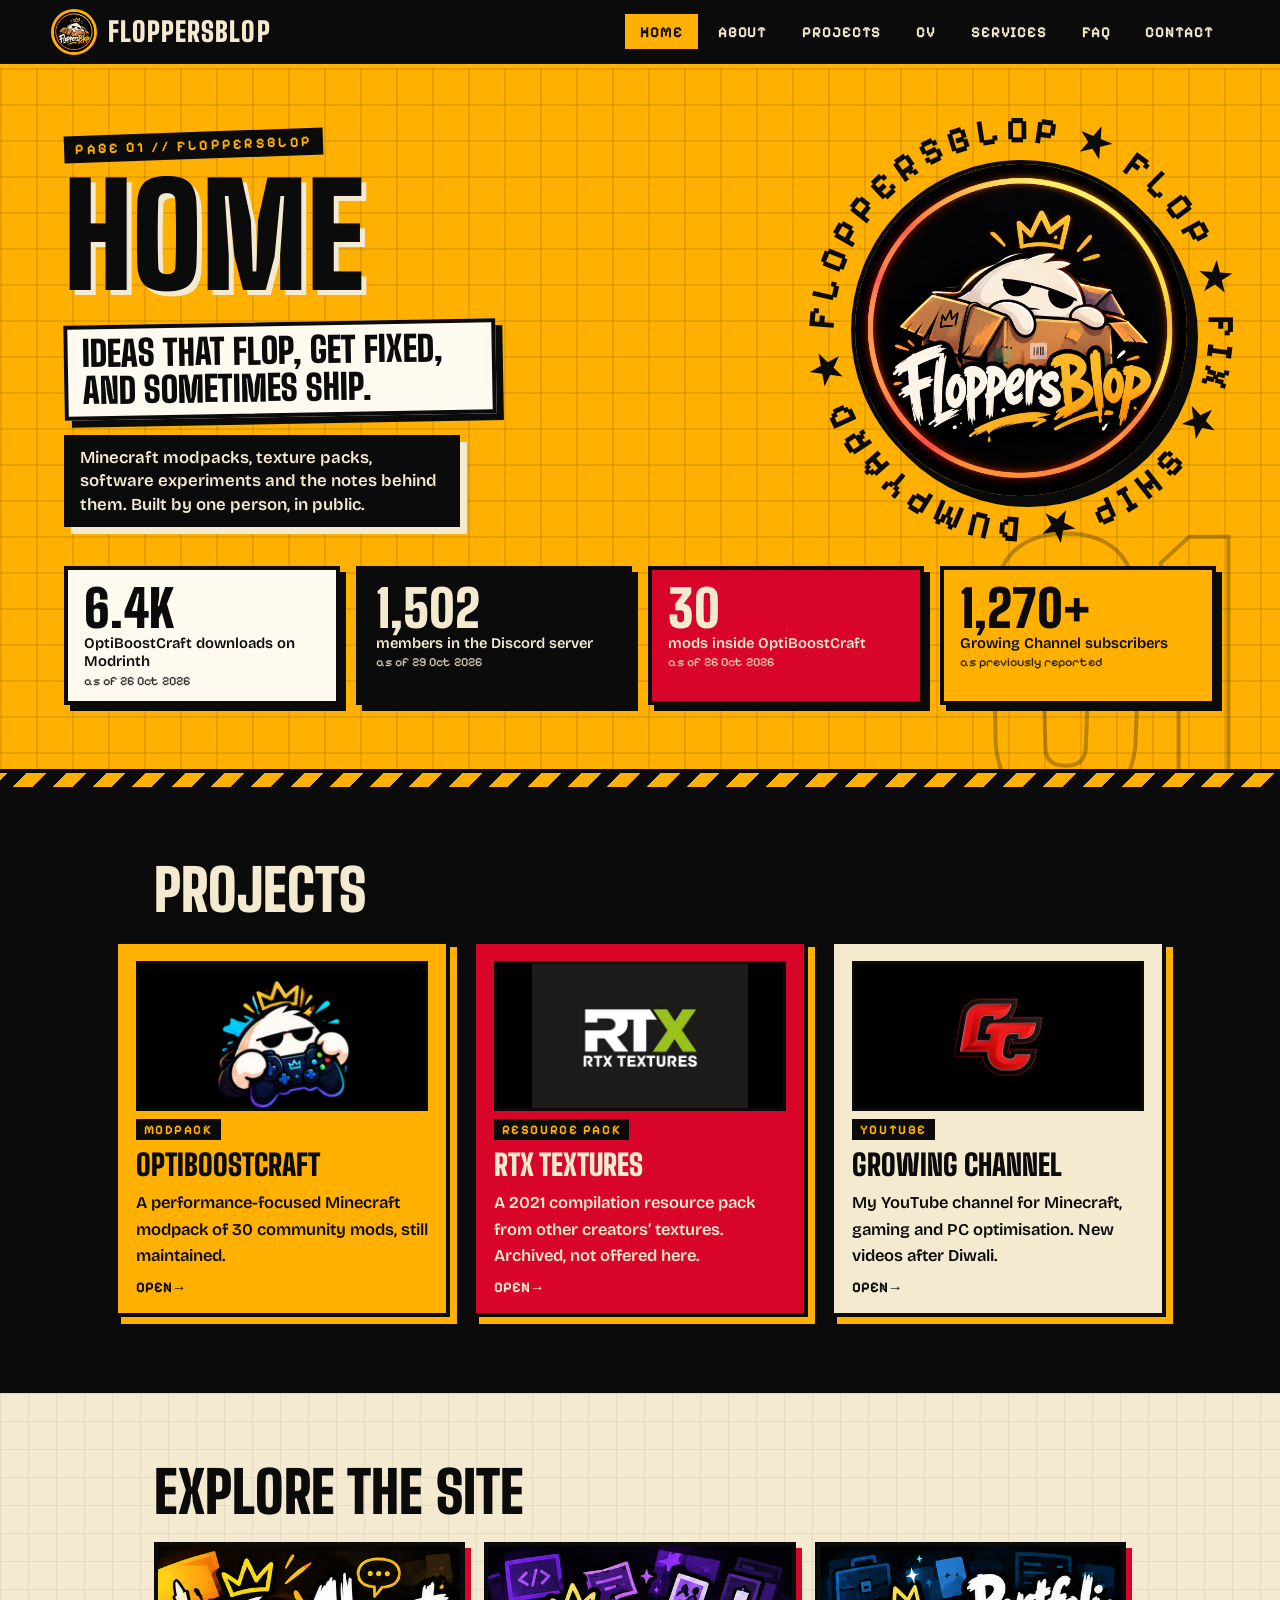
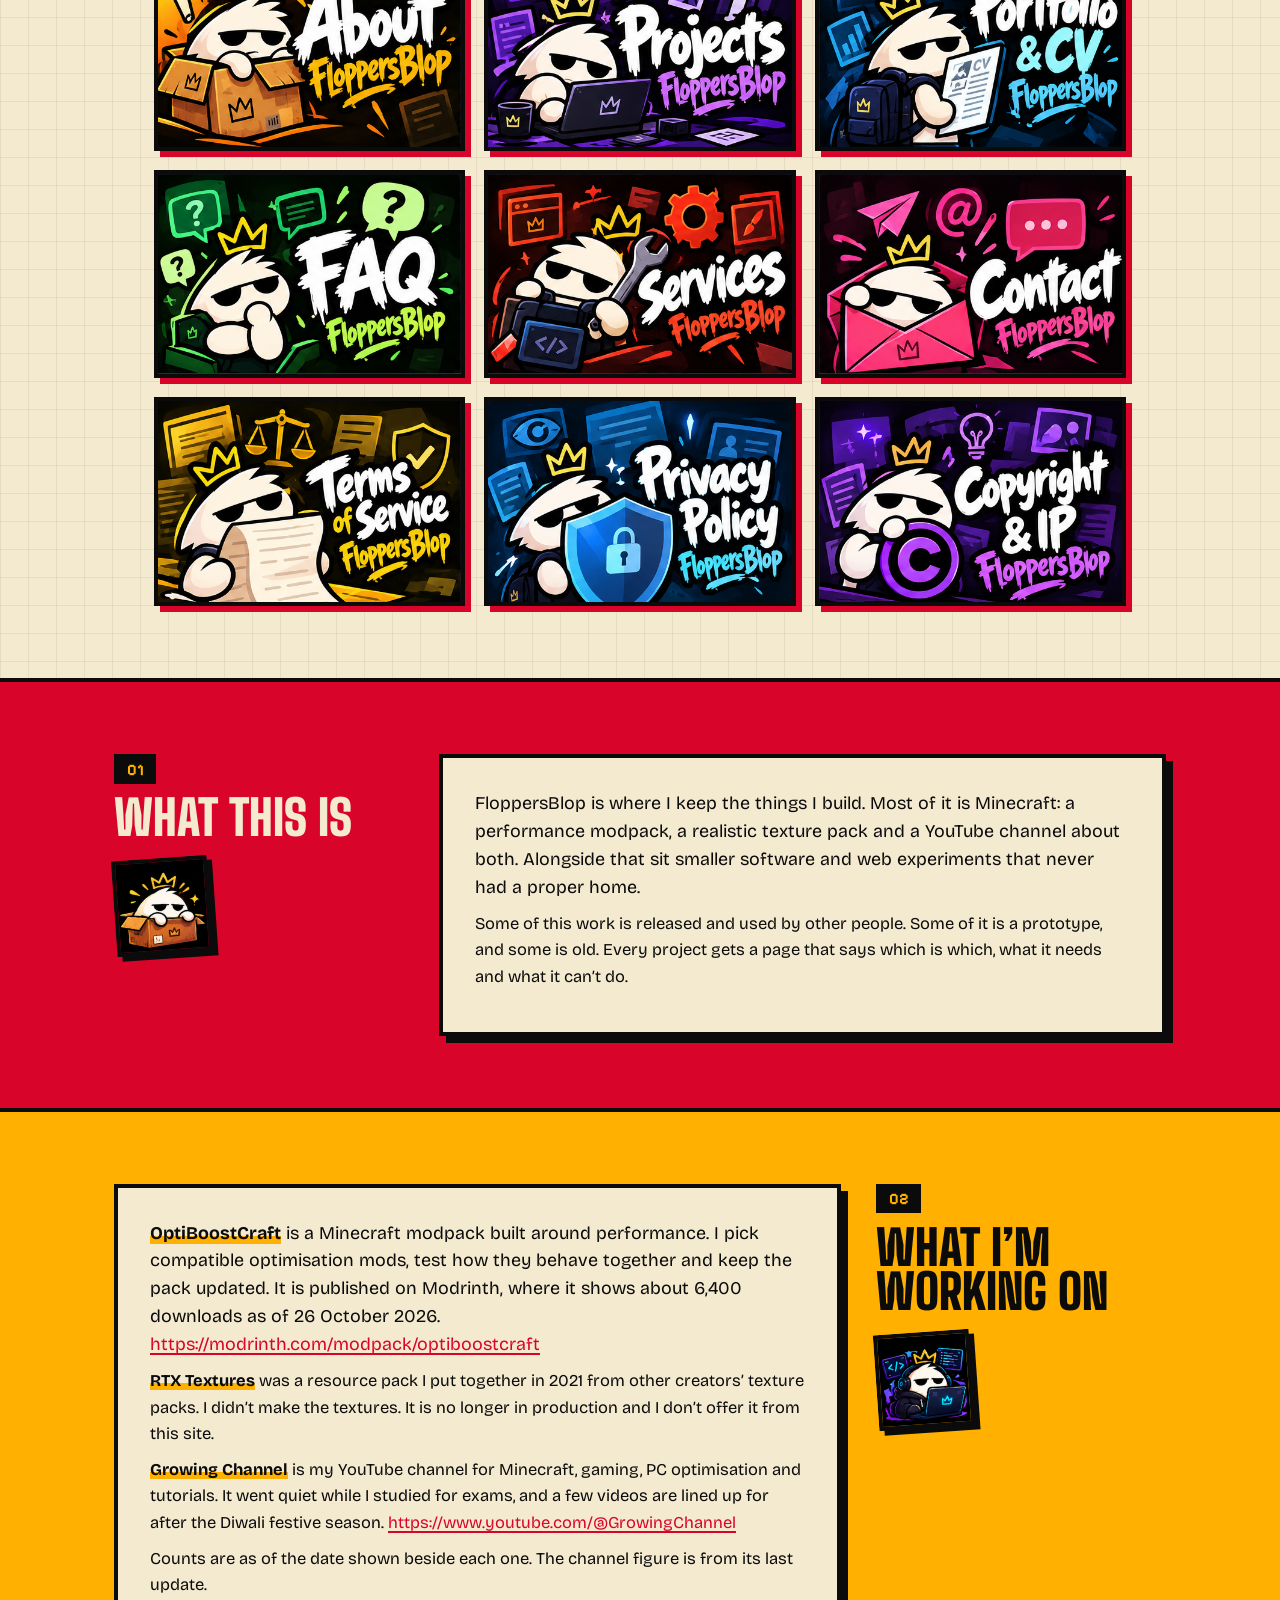
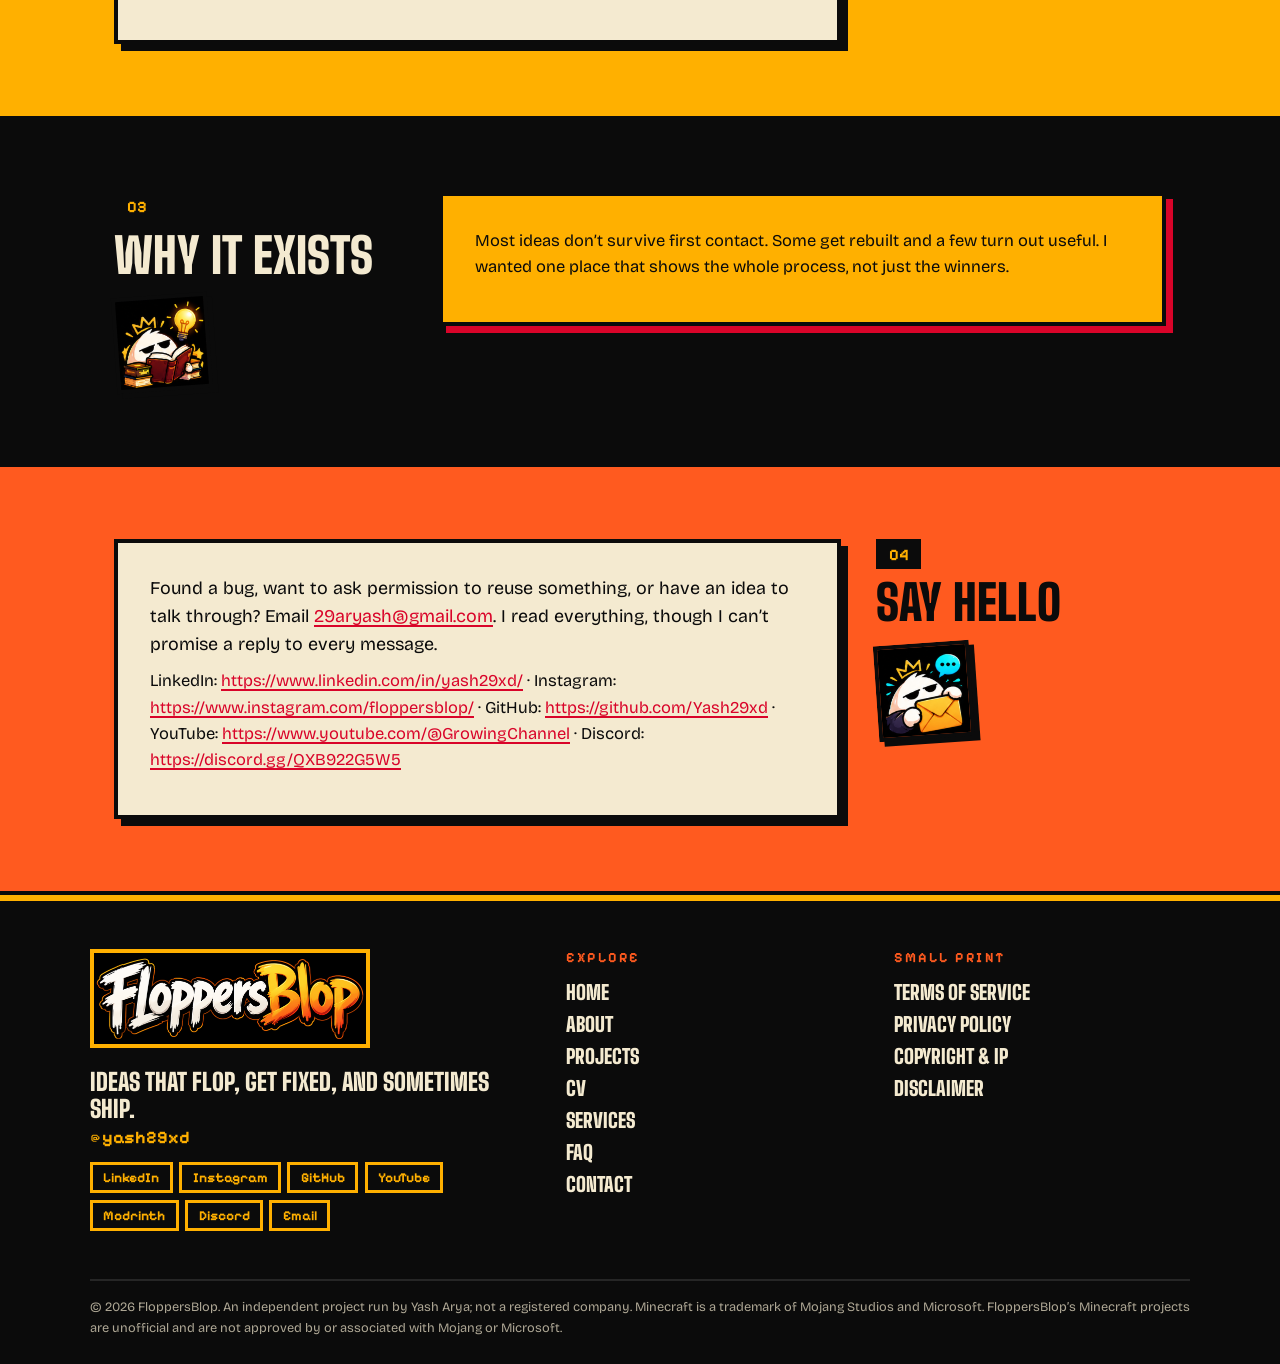
<file: index.html>
<!doctype html><html lang="en"><head><meta charset="utf-8"><meta name="viewport" content="width=device-width,initial-scale=1">
<title>Home | FloppersBlop</title><meta name="description" content="FloppersBlop: an independent project by Yash Arya. Minecraft modpacks, texture packs and software experiments."><link rel="icon" href="assets/favicon.png">
<link rel="preconnect" href="https://fonts.googleapis.com"><link rel="preconnect" href="https://fonts.gstatic.com" crossorigin>
<link href="https://fonts.googleapis.com/css2?family=Big+Shoulders+Display:wght@800;900&family=Bricolage+Grotesque:wght@400;600;700&family=Pixelify+Sans:wght@500;700&display=swap" rel="stylesheet">
<script>(function(){var d=document.documentElement;if(matchMedia("(hover:hover) and (pointer:fine)").matches&&!matchMedia("(prefers-reduced-motion:reduce)").matches)d.classList.add("nc","js-rv","pt")})()</script><link rel="stylesheet" href="styles.css"></head><body class="">
<div class="wipe"></div><div class="blob" aria-hidden="true"><svg viewBox="0 0 80 70"><path d="M8 44C6 22 24 6 44 6s32 14 28 36c-2 14-14 22-32 22S10 58 8 44z" fill="#fff4dc" stroke="#0b0b0b" stroke-width="4"/><path d="M20 30h16v7a8 8 0 0 1-16 0z M46 30h16v7a8 8 0 0 1-16 0z" fill="#0b0b0b"/><path d="M18 29h20M44 29h20" stroke="#0b0b0b" stroke-width="4" stroke-linecap="round"/></svg></div>
<header class="bar"><a class="brand" href="index.html"><img src="assets/logo.png" alt="" width="46" height="46"><b>FloppersBlop</b></a>
<button class="burger" aria-label="Menu" aria-expanded="false"><i></i><i></i><i></i></button><nav><a href="index.html" class="on">Home</a><a href="about.html">About</a><a href="projects.html">Projects</a><a href="cv.html">CV</a><a href="services.html">Services</a><a href="faq.html">FAQ</a><a href="contact.html">Contact</a></nav></header>
<main><div class="mast m-amber"><span class="num">01</span><div class="mi"><div class="mt"><p class="kick">PAGE 01 // FLOPPERSBLOP</p><h1>Home</h1><p class="lede">Ideas that flop, get fixed, and sometimes ship.</p><p class="lede2">Minecraft modpacks, texture packs, software experiments and the notes behind them. Built by one person, in public.</p></div><div class="vis"><img src="assets/logo.png" alt="" width="640" height="640"><svg class="ring" viewBox="0 0 200 200" aria-hidden="true"><defs><path id="rp" d="M100,100 m-80,0 a80,80 0 1,1 160,0 a80,80 0 1,1 -160,0"/></defs><text><textPath href="#rp" textLength="496" lengthAdjust="spacing">FLOPPERSBLOP &#9733; FLOP &#9733; FIX &#9733; SHIP &#9733; DUMPYARD &#9733;</textPath></text></svg></div></div><div class="stats" id="stats"></div></div><div class="hz"></div>
<section class="slab s-ink"><h2 class="ex-h">Projects</h2><div class="tiles"><a class="tile t-amber" href="projects.html#optiboostcraft"><img src="assets/img1.png" alt="" width="300" height="300" loading="lazy"><em>Modpack</em><h3>OptiBoostCraft</h3><p>A performance-focused Minecraft modpack of 30 community mods, still maintained.</p><span class="go">Open &rarr;</span></a><a class="tile t-cherry" href="projects.html#rtx-textures"><img src="assets/img2.png" alt="" width="600" height="400" loading="lazy"><em>Resource pack</em><h3>RTX Textures</h3><p>A 2021 compilation resource pack from other creators’ textures. Archived, not offered here.</p><span class="go">Open &rarr;</span></a><a class="tile t-cream" href="projects.html#growing-channel"><img src="assets/img3.png" alt="" width="600" height="400" loading="lazy"><em>YouTube</em><h3>Growing Channel</h3><p>My YouTube channel for Minecraft, gaming and PC optimisation. New videos after Diwali.</p><span class="go">Open &rarr;</span></a></div></section><section class="slab s-cream"><h2 class="ex-h">Explore the site</h2><div class="explore"><a class="ex" href="about.html"><img src="assets/nav/about.png" alt="About" width="504" height="333" loading="lazy"></a><a class="ex" href="projects.html"><img src="assets/nav/projects.png" alt="Projects" width="504" height="333" loading="lazy"></a><a class="ex" href="cv.html"><img src="assets/nav/cv.png" alt="Portfolio &amp; CV" width="504" height="333" loading="lazy"></a><a class="ex" href="faq.html"><img src="assets/nav/faq.png" alt="FAQ" width="504" height="333" loading="lazy"></a><a class="ex" href="services.html"><img src="assets/nav/services.png" alt="Services" width="504" height="333" loading="lazy"></a><a class="ex" href="contact.html"><img src="assets/nav/contact.png" alt="Contact" width="504" height="333" loading="lazy"></a><a class="ex" href="terms.html"><img src="assets/nav/terms.png" alt="Terms of Service" width="504" height="334" loading="lazy"></a><a class="ex" href="privacy.html"><img src="assets/nav/privacy.png" alt="Privacy Policy" width="504" height="334" loading="lazy"></a><a class="ex" href="copyright.html"><img src="assets/nav/copyright.png" alt="Copyright &amp; IP" width="504" height="334" loading="lazy"></a></div></section><section class="slab s-cherry" id="what-this-is"><div class="sgrid"><header class="sh"><span class="no">01</span><h2>What this is</h2><img class="ico" src="assets/icons/box.png" alt="" width="96" height="96" loading="lazy"></header><div class="blk rv"><p>FloppersBlop is where I keep the things I build. Most of it is Minecraft: a performance modpack, a realistic texture pack and a YouTube channel about both. Alongside that sit smaller software and web experiments that never had a proper home.</p><p>Some of this work is released and used by other people. Some of it is a prototype, and some is old. Every project gets a page that says which is which, what it needs and what it can’t do.</p></div></div></section><section class="slab s-amber rev" id="what-i-m-working-on"><div class="sgrid"><header class="sh"><span class="no">02</span><h2>What I’m working on</h2><img class="ico" src="assets/icons/laptop.png" alt="" width="96" height="96" loading="lazy"></header><div class="blk rv"><p><strong>OptiBoostCraft</strong> is a Minecraft modpack built around performance. I pick compatible optimisation mods, test how they behave together and keep the pack updated. It is published on Modrinth, where it shows about 6,400 downloads as of 26 October 2026. <a href="https://modrinth.com/modpack/optiboostcraft" target="_blank" rel="noopener">https://modrinth.com/modpack/optiboostcraft</a></p><p><strong>RTX Textures</strong> was a resource pack I put together in 2021 from other creators’ texture packs. I didn’t make the textures. It is no longer in production and I don’t offer it from this site.</p><p><strong>Growing Channel</strong> is my YouTube channel for Minecraft, gaming, PC optimisation and tutorials. It went quiet while I studied for exams, and a few videos are lined up for after the Diwali festive season. <a href="https://www.youtube.com/@GrowingChannel" target="_blank" rel="noopener">https://www.youtube.com/@GrowingChannel</a></p><p>Counts are as of the date shown beside each one. The channel figure is from its last update.</p></div></div></section><section class="slab s-ink" id="why-it-exists"><div class="sgrid"><header class="sh"><span class="no">03</span><h2>Why it exists</h2><img class="ico" src="assets/icons/books.png" alt="" width="96" height="96" loading="lazy"></header><div class="blk rv"><p>Most ideas don’t survive first contact. Some get rebuilt and a few turn out useful. I wanted one place that shows the whole process, not just the winners.</p></div></div></section><section class="slab s-orange rev" id="say-hello"><div class="sgrid"><header class="sh"><span class="no">04</span><h2>Say hello</h2><img class="ico" src="assets/icons/envelope.png" alt="" width="96" height="96" loading="lazy"></header><div class="blk rv"><p>Found a bug, want to ask permission to reuse something, or have an idea to talk through? Email <a href="mailto:29aryash@gmail.com">29aryash@gmail.com</a>. I read everything, though I can’t promise a reply to every message.</p><p>LinkedIn: <a href="https://www.linkedin.com/in/yash29xd/" target="_blank" rel="noopener">https://www.linkedin.com/in/yash29xd/</a> · Instagram: <a href="https://www.instagram.com/floppersblop/" target="_blank" rel="noopener">https://www.instagram.com/floppersblop/</a> · GitHub: <a href="https://github.com/Yash29xd" target="_blank" rel="noopener">https://github.com/Yash29xd</a> · YouTube: <a href="https://www.youtube.com/@GrowingChannel" target="_blank" rel="noopener">https://www.youtube.com/@GrowingChannel</a> · Discord: <a href="https://discord.gg/QXB922G5W5" target="_blank" rel="noopener">https://discord.gg/QXB922G5W5</a></p></div></div></section></main>
<footer><div class="fg"><div><img class="wm" src="assets/wordmark.png" alt="FloppersBlop" width="600" height="226"><p class="ft">Ideas that flop, get fixed, and sometimes ship.</p><p class="tag">@yash29xd</p><p class="soc"><a href="https://www.linkedin.com/in/yash29xd/" target="_blank" rel="noopener">LinkedIn</a><a href="https://www.instagram.com/floppersblop/" target="_blank" rel="noopener">Instagram</a><a href="https://github.com/Yash29xd" target="_blank" rel="noopener">GitHub</a><a href="https://www.youtube.com/@GrowingChannel" target="_blank" rel="noopener">YouTube</a><a href="https://modrinth.com/user/OptiBoostCraft" target="_blank" rel="noopener">Modrinth</a><a href="https://discord.gg/QXB922G5W5" target="_blank" rel="noopener">Discord</a><a href="mailto:29aryash@gmail.com">Email</a></p></div>
<div class="lk"><h4>Explore</h4><a href="index.html" class="on">Home</a><a href="about.html">About</a><a href="projects.html">Projects</a><a href="cv.html">CV</a><a href="services.html">Services</a><a href="faq.html">FAQ</a><a href="contact.html">Contact</a></div><div class="lk"><h4>Small print</h4><a href="terms.html">Terms of Service</a><a href="privacy.html">Privacy Policy</a><a href="copyright.html">Copyright &amp; IP</a><a href="disclaimer.html">Disclaimer</a></div></div>
<p class="fine">&copy; 2026 FloppersBlop. An independent project run by Yash Arya; not a registered company. Minecraft is a trademark of Mojang Studios and Microsoft. FloppersBlop&rsquo;s Minecraft projects are unofficial and are not approved by or associated with Mojang or Microsoft.</p></footer>
<script src="config.js"></script><script src="app.js"></script></body></html>
</file>
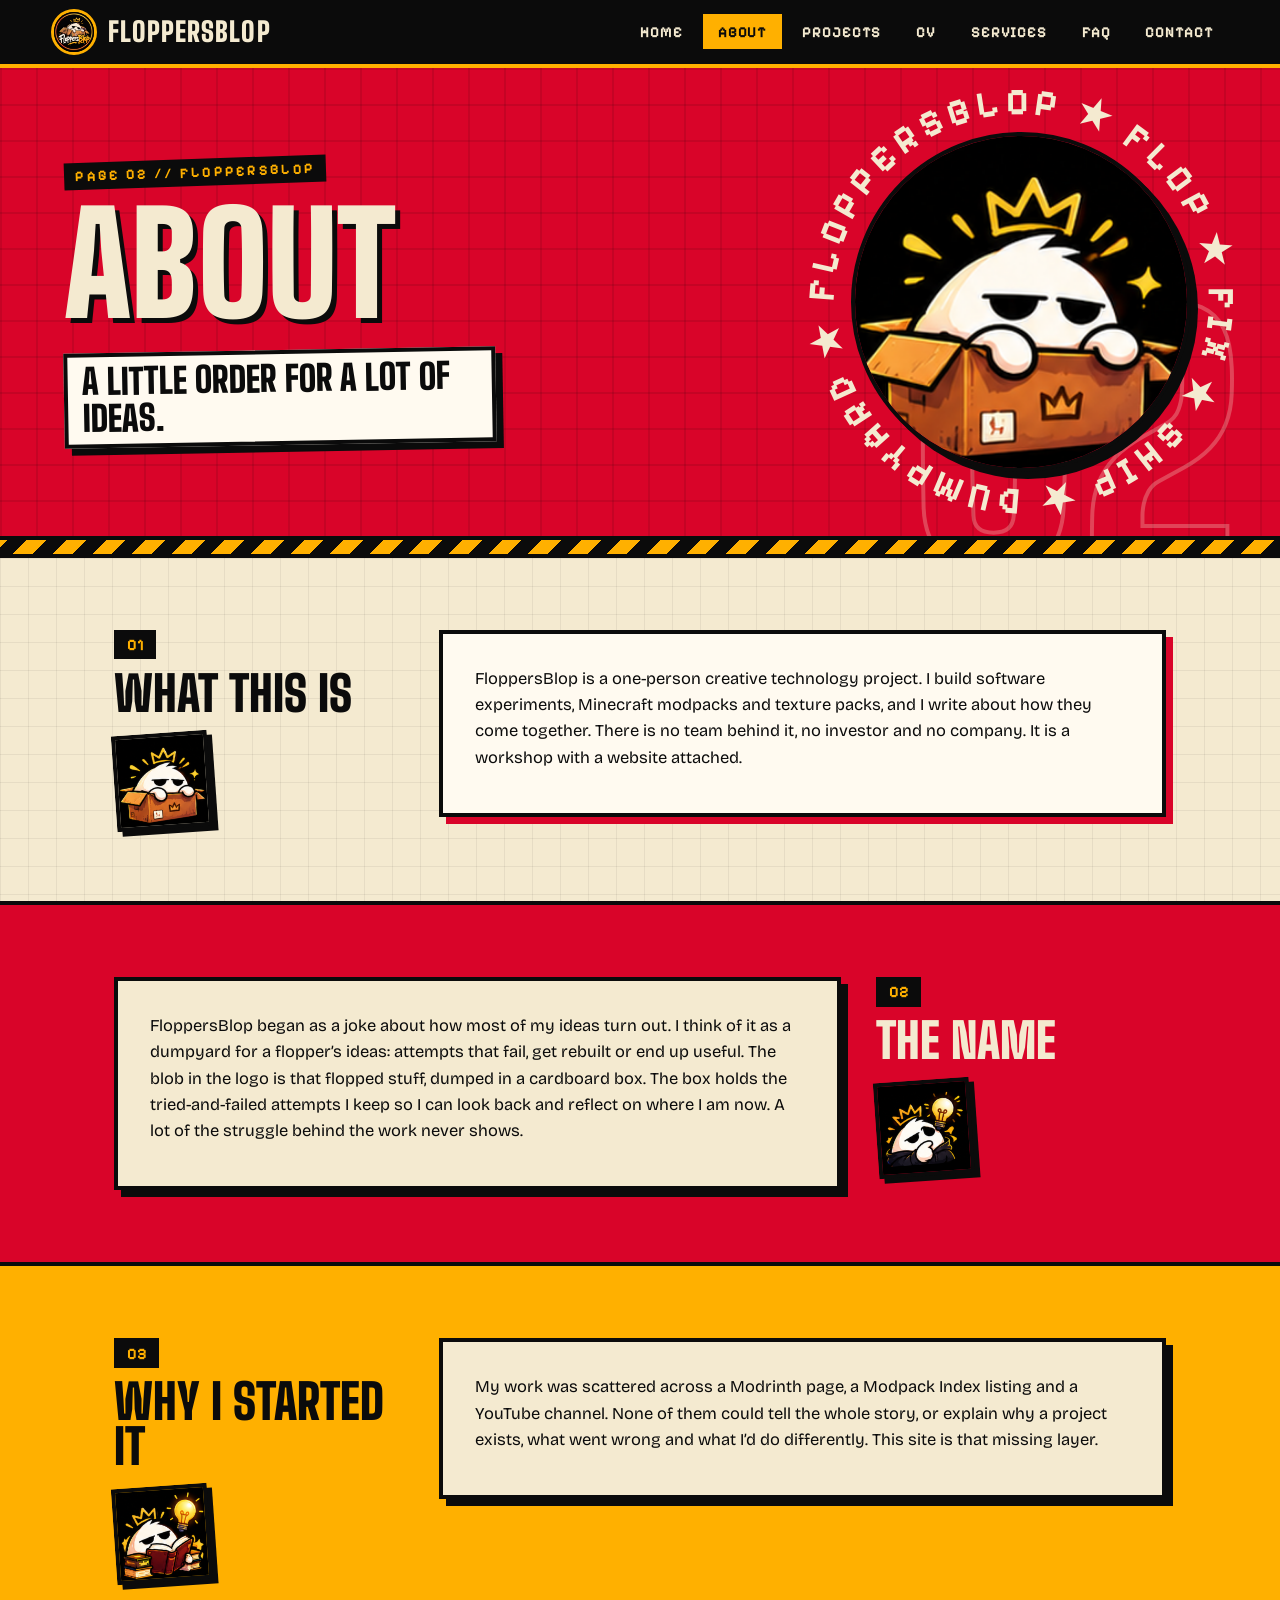
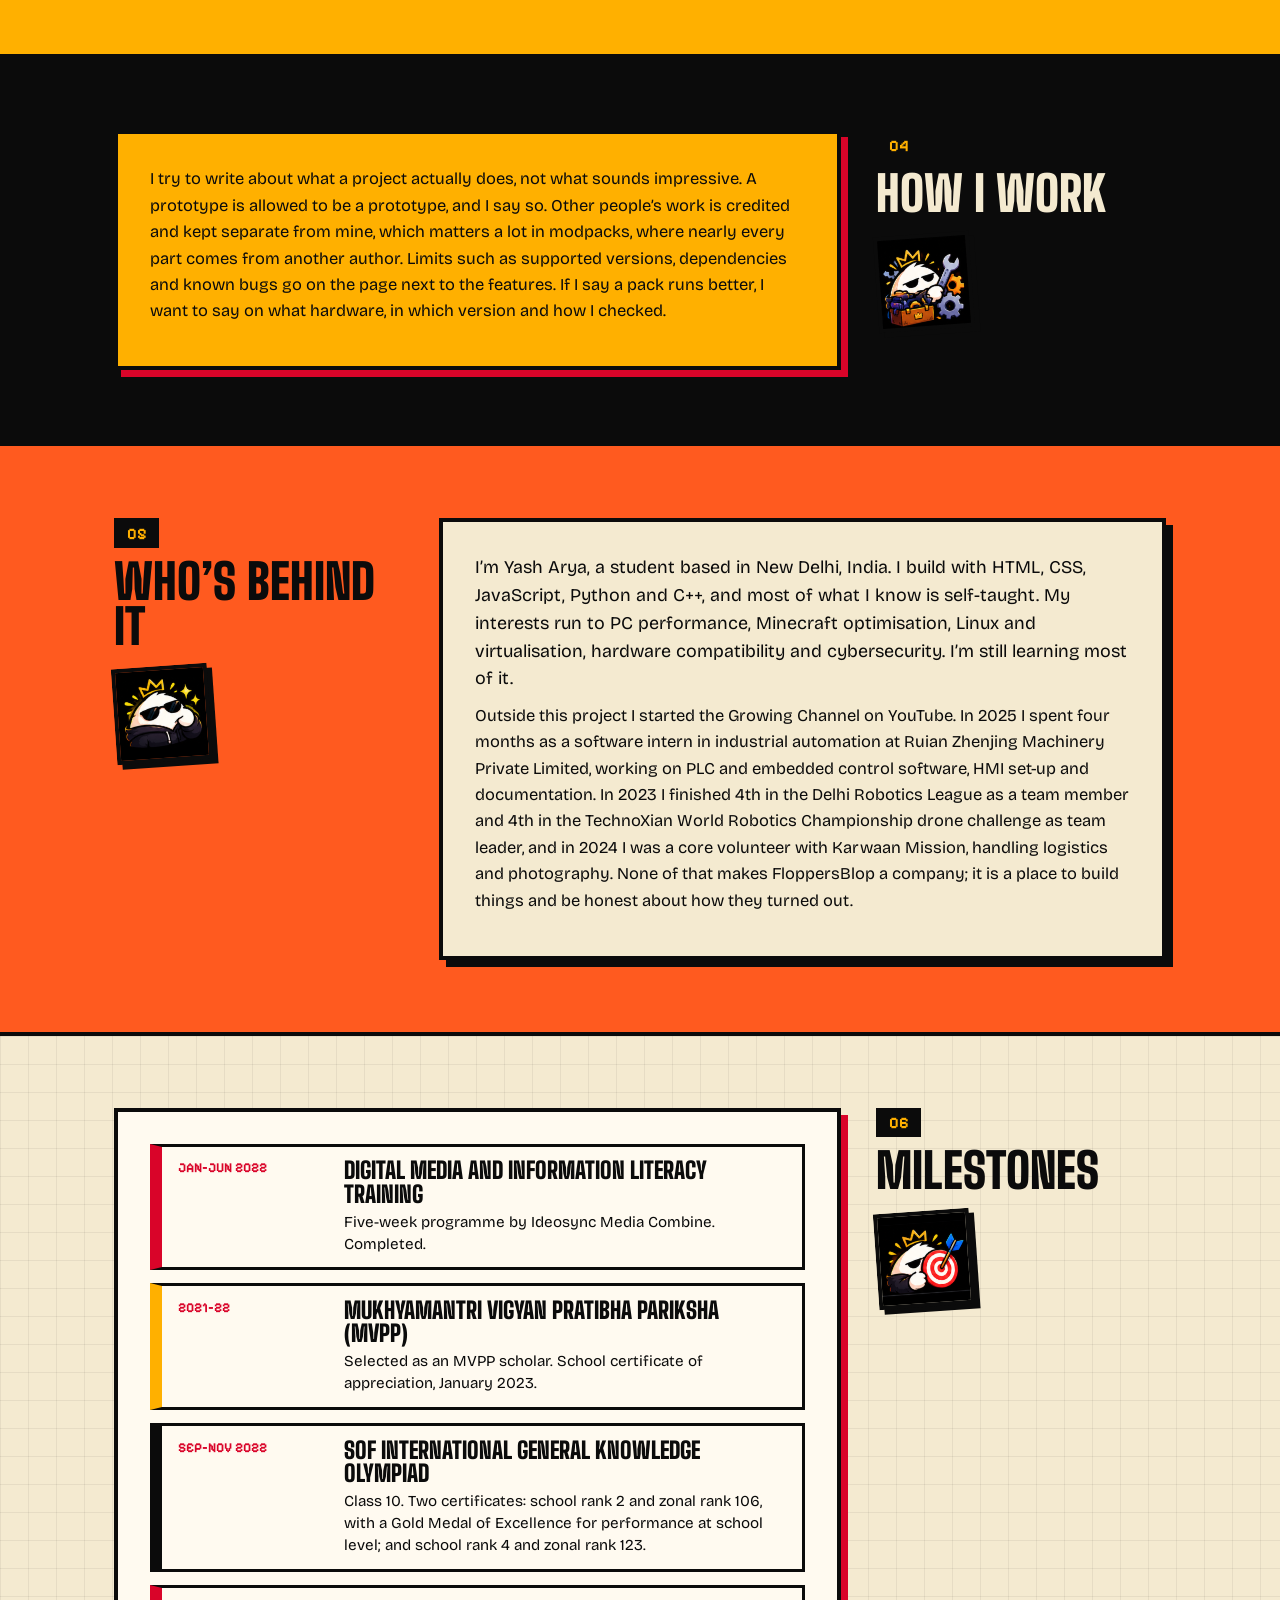
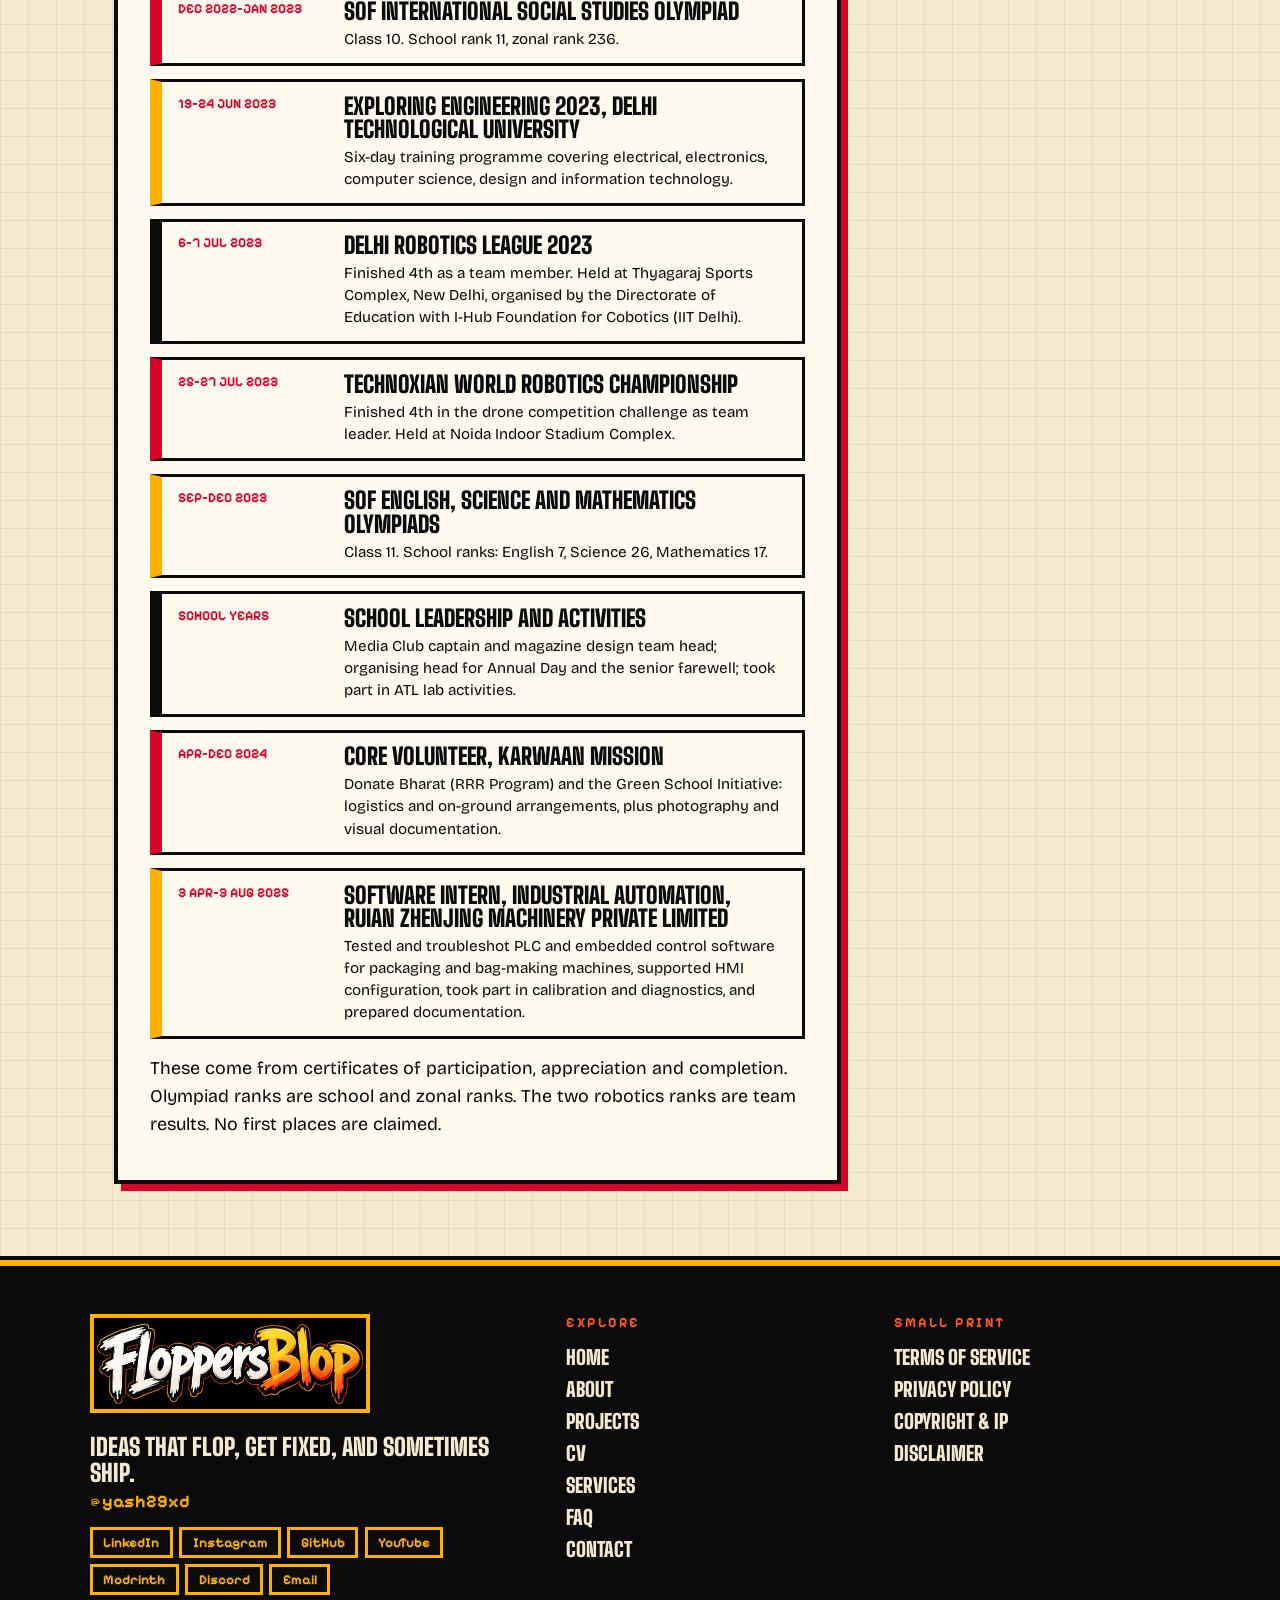
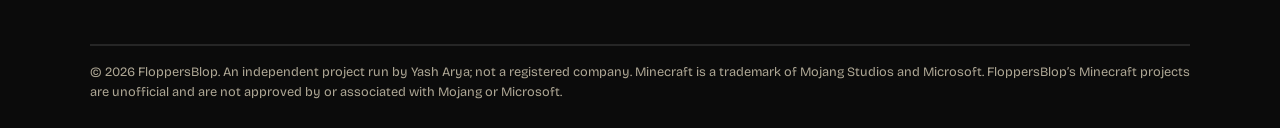
<file: about.html>
<!doctype html><html lang="en"><head><meta charset="utf-8"><meta name="viewport" content="width=device-width,initial-scale=1">
<title>About | FloppersBlop</title><meta name="description" content="FloppersBlop: an independent project by Yash Arya. Minecraft modpacks, texture packs and software experiments."><link rel="icon" href="assets/favicon.png">
<link rel="preconnect" href="https://fonts.googleapis.com"><link rel="preconnect" href="https://fonts.gstatic.com" crossorigin>
<link href="https://fonts.googleapis.com/css2?family=Big+Shoulders+Display:wght@800;900&family=Bricolage+Grotesque:wght@400;600;700&family=Pixelify+Sans:wght@500;700&display=swap" rel="stylesheet">
<script>(function(){var d=document.documentElement;if(matchMedia("(hover:hover) and (pointer:fine)").matches&&!matchMedia("(prefers-reduced-motion:reduce)").matches)d.classList.add("nc","js-rv","pt")})()</script><link rel="stylesheet" href="styles.css"></head><body class="">
<div class="wipe"></div><div class="blob" aria-hidden="true"><svg viewBox="0 0 80 70"><path d="M8 44C6 22 24 6 44 6s32 14 28 36c-2 14-14 22-32 22S10 58 8 44z" fill="#fff4dc" stroke="#0b0b0b" stroke-width="4"/><path d="M20 30h16v7a8 8 0 0 1-16 0z M46 30h16v7a8 8 0 0 1-16 0z" fill="#0b0b0b"/><path d="M18 29h20M44 29h20" stroke="#0b0b0b" stroke-width="4" stroke-linecap="round"/></svg></div>
<header class="bar"><a class="brand" href="index.html"><img src="assets/logo.png" alt="" width="46" height="46"><b>FloppersBlop</b></a>
<button class="burger" aria-label="Menu" aria-expanded="false"><i></i><i></i><i></i></button><nav><a href="index.html">Home</a><a href="about.html" class="on">About</a><a href="projects.html">Projects</a><a href="cv.html">CV</a><a href="services.html">Services</a><a href="faq.html">FAQ</a><a href="contact.html">Contact</a></nav></header>
<main><div class="mast m-cherry"><span class="num">02</span><div class="mi"><div class="mt"><p class="kick">PAGE 02 // FLOPPERSBLOP</p><h1>About</h1><p class="lede">A little order for a lot of ideas.</p></div><div class="vis"><img src="assets/img4.png" alt="" width="300" height="300"><svg class="ring" viewBox="0 0 200 200" aria-hidden="true"><defs><path id="rp" d="M100,100 m-80,0 a80,80 0 1,1 160,0 a80,80 0 1,1 -160,0"/></defs><text><textPath href="#rp" textLength="496" lengthAdjust="spacing">FLOPPERSBLOP &#9733; FLOP &#9733; FIX &#9733; SHIP &#9733; DUMPYARD &#9733;</textPath></text></svg></div></div></div><div class="hz"></div>
<section class="slab s-cream" id="what-this-is"><div class="sgrid"><header class="sh"><span class="no">01</span><h2>What this is</h2><img class="ico" src="assets/icons/box.png" alt="" width="96" height="96" loading="lazy"></header><div class="blk rv"><p>FloppersBlop is a one-person creative technology project. I build software experiments, Minecraft modpacks and texture packs, and I write about how they come together. There is no team behind it, no investor and no company. It is a workshop with a website attached.</p></div></div></section><section class="slab s-cherry rev" id="the-name"><div class="sgrid"><header class="sh"><span class="no">02</span><h2>The name</h2><img class="ico" src="assets/icons/thinking.png" alt="" width="96" height="96" loading="lazy"></header><div class="blk rv"><p>FloppersBlop began as a joke about how most of my ideas turn out. I think of it as a dumpyard for a flopper’s ideas: attempts that fail, get rebuilt or end up useful. The blob in the logo is that flopped stuff, dumped in a cardboard box. The box holds the tried-and-failed attempts I keep so I can look back and reflect on where I am now. A lot of the struggle behind the work never shows.</p></div></div></section><section class="slab s-amber" id="why-i-started-it"><div class="sgrid"><header class="sh"><span class="no">03</span><h2>Why I started it</h2><img class="ico" src="assets/icons/books.png" alt="" width="96" height="96" loading="lazy"></header><div class="blk rv"><p>My work was scattered across a Modrinth page, a Modpack Index listing and a YouTube channel. None of them could tell the whole story, or explain why a project exists, what went wrong and what I’d do differently. This site is that missing layer.</p></div></div></section><section class="slab s-ink rev" id="how-i-work"><div class="sgrid"><header class="sh"><span class="no">04</span><h2>How I work</h2><img class="ico" src="assets/icons/toolbox.png" alt="" width="96" height="96" loading="lazy"></header><div class="blk rv"><p>I try to write about what a project actually does, not what sounds impressive. A prototype is allowed to be a prototype, and I say so. Other people’s work is credited and kept separate from mine, which matters a lot in modpacks, where nearly every part comes from another author. Limits such as supported versions, dependencies and known bugs go on the page next to the features. If I say a pack runs better, I want to say on what hardware, in which version and how I checked.</p></div></div></section><section class="slab s-orange" id="who-s-behind-it"><div class="sgrid"><header class="sh"><span class="no">05</span><h2>Who’s behind it</h2><img class="ico" src="assets/icons/cool.png" alt="" width="96" height="96" loading="lazy"></header><div class="blk rv"><p>I’m Yash Arya, a student based in New Delhi, India. I build with HTML, CSS, JavaScript, Python and C++, and most of what I know is self-taught. My interests run to PC performance, Minecraft optimisation, Linux and virtualisation, hardware compatibility and cybersecurity. I’m still learning most of it.</p><p>Outside this project I started the Growing Channel on YouTube. In 2025 I spent four months as a software intern in industrial automation at Ruian Zhenjing Machinery Private Limited, working on PLC and embedded control software, HMI set-up and documentation. In 2023 I finished 4th in the Delhi Robotics League as a team member and 4th in the TechnoXian World Robotics Championship drone challenge as team leader, and in 2024 I was a core volunteer with Karwaan Mission, handling logistics and photography. None of that makes FloppersBlop a company; it is a place to build things and be honest about how they turned out.</p></div></div></section><section class="slab s-cream rev" id="milestones"><div class="sgrid"><header class="sh"><span class="no">06</span><h2>Milestones</h2><img class="ico" src="assets/icons/target.png" alt="" width="96" height="96" loading="lazy"></header><div class="blk rv"><ol class="timeline"><li class="tl0"><span class="when">Jan–Jun 2022</span><div><h4>Digital Media and Information Literacy Training</h4><p>Five-week programme by Ideosync Media Combine. Completed.</p></div></li><li class="tl1"><span class="when">2021–22</span><div><h4>Mukhyamantri Vigyan Pratibha Pariksha (MVPP)</h4><p>Selected as an MVPP scholar. School certificate of appreciation, January 2023.</p></div></li><li class="tl2"><span class="when">Sep–Nov 2022</span><div><h4>SOF International General Knowledge Olympiad</h4><p>Class 10. Two certificates: school rank 2 and zonal rank 106, with a Gold Medal of Excellence for performance at school level; and school rank 4 and zonal rank 123.</p></div></li><li class="tl3"><span class="when">Dec 2022–Jan 2023</span><div><h4>SOF International Social Studies Olympiad</h4><p>Class 10. School rank 11, zonal rank 236.</p></div></li><li class="tl0"><span class="when">19–24 Jun 2023</span><div><h4>Exploring Engineering 2023, Delhi Technological University</h4><p>Six-day training programme covering electrical, electronics, computer science, design and information technology.</p></div></li><li class="tl1"><span class="when">6–7 Jul 2023</span><div><h4>Delhi Robotics League 2023</h4><p>Finished 4th as a team member. Held at Thyagaraj Sports Complex, New Delhi, organised by the Directorate of Education with I-Hub Foundation for Cobotics (IIT Delhi).</p></div></li><li class="tl2"><span class="when">25–27 Jul 2023</span><div><h4>TechnoXian World Robotics Championship</h4><p>Finished 4th in the drone competition challenge as team leader. Held at Noida Indoor Stadium Complex.</p></div></li><li class="tl3"><span class="when">Sep–Dec 2023</span><div><h4>SOF English, Science and Mathematics Olympiads</h4><p>Class 11. School ranks: English 7, Science 26, Mathematics 17.</p></div></li><li class="tl0"><span class="when">School years</span><div><h4>School leadership and activities</h4><p>Media Club captain and magazine design team head; organising head for Annual Day and the senior farewell; took part in ATL lab activities.</p></div></li><li class="tl1"><span class="when">Apr–Dec 2024</span><div><h4>Core volunteer, Karwaan Mission</h4><p>Donate Bharat (RRR Program) and the Green School Initiative: logistics and on-ground arrangements, plus photography and visual documentation.</p></div></li><li class="tl2"><span class="when">3 Apr–3 Aug 2025</span><div><h4>Software Intern, Industrial Automation, Ruian Zhenjing Machinery Private Limited</h4><p>Tested and troubleshot PLC and embedded control software for packaging and bag-making machines, supported HMI configuration, took part in calibration and diagnostics, and prepared documentation.</p></div></li></ol><p>These come from certificates of participation, appreciation and completion. Olympiad ranks are school and zonal ranks. The two robotics ranks are team results. No first places are claimed.</p></div></div></section></main>
<footer><div class="fg"><div><img class="wm" src="assets/wordmark.png" alt="FloppersBlop" width="600" height="226"><p class="ft">Ideas that flop, get fixed, and sometimes ship.</p><p class="tag">@yash29xd</p><p class="soc"><a href="https://www.linkedin.com/in/yash29xd/" target="_blank" rel="noopener">LinkedIn</a><a href="https://www.instagram.com/floppersblop/" target="_blank" rel="noopener">Instagram</a><a href="https://github.com/Yash29xd" target="_blank" rel="noopener">GitHub</a><a href="https://www.youtube.com/@GrowingChannel" target="_blank" rel="noopener">YouTube</a><a href="https://modrinth.com/user/OptiBoostCraft" target="_blank" rel="noopener">Modrinth</a><a href="https://discord.gg/QXB922G5W5" target="_blank" rel="noopener">Discord</a><a href="mailto:29aryash@gmail.com">Email</a></p></div>
<div class="lk"><h4>Explore</h4><a href="index.html">Home</a><a href="about.html" class="on">About</a><a href="projects.html">Projects</a><a href="cv.html">CV</a><a href="services.html">Services</a><a href="faq.html">FAQ</a><a href="contact.html">Contact</a></div><div class="lk"><h4>Small print</h4><a href="terms.html">Terms of Service</a><a href="privacy.html">Privacy Policy</a><a href="copyright.html">Copyright &amp; IP</a><a href="disclaimer.html">Disclaimer</a></div></div>
<p class="fine">&copy; 2026 FloppersBlop. An independent project run by Yash Arya; not a registered company. Minecraft is a trademark of Mojang Studios and Microsoft. FloppersBlop&rsquo;s Minecraft projects are unofficial and are not approved by or associated with Mojang or Microsoft.</p></footer>
<script src="config.js"></script><script src="app.js"></script></body></html>
</file>
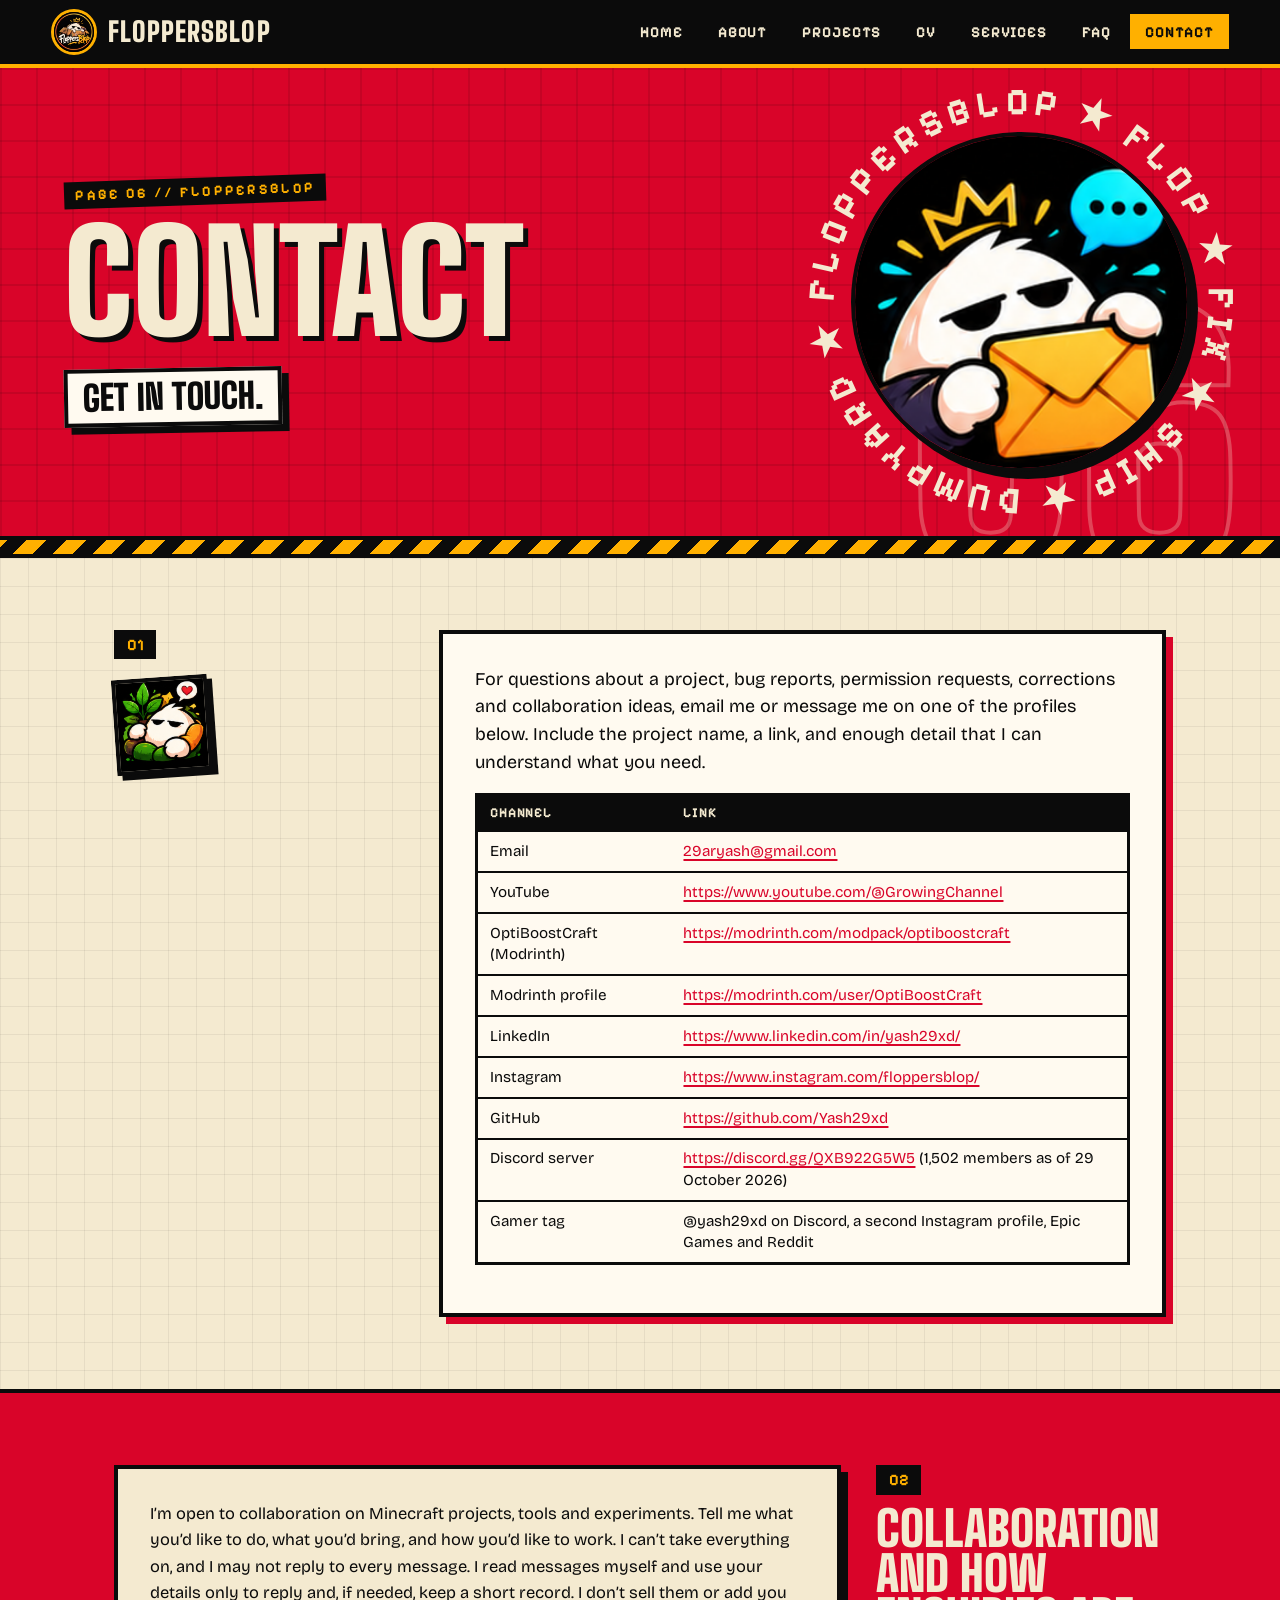
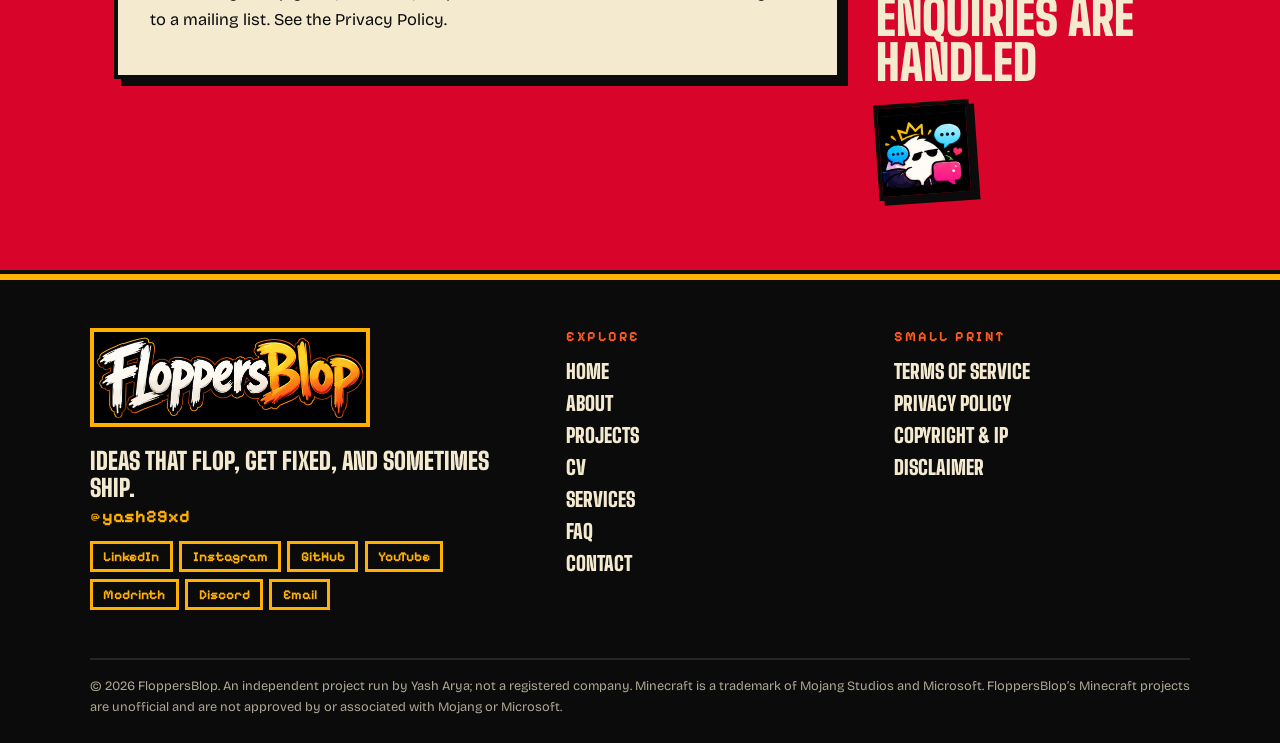
<file: contact.html>
<!doctype html><html lang="en"><head><meta charset="utf-8"><meta name="viewport" content="width=device-width,initial-scale=1">
<title>Contact | FloppersBlop</title><meta name="description" content="FloppersBlop: an independent project by Yash Arya. Minecraft modpacks, texture packs and software experiments."><link rel="icon" href="assets/favicon.png">
<link rel="preconnect" href="https://fonts.googleapis.com"><link rel="preconnect" href="https://fonts.gstatic.com" crossorigin>
<link href="https://fonts.googleapis.com/css2?family=Big+Shoulders+Display:wght@800;900&family=Bricolage+Grotesque:wght@400;600;700&family=Pixelify+Sans:wght@500;700&display=swap" rel="stylesheet">
<script>(function(){var d=document.documentElement;if(matchMedia("(hover:hover) and (pointer:fine)").matches&&!matchMedia("(prefers-reduced-motion:reduce)").matches)d.classList.add("nc","js-rv","pt")})()</script><link rel="stylesheet" href="styles.css"></head><body class="">
<div class="wipe"></div><div class="blob" aria-hidden="true"><svg viewBox="0 0 80 70"><path d="M8 44C6 22 24 6 44 6s32 14 28 36c-2 14-14 22-32 22S10 58 8 44z" fill="#fff4dc" stroke="#0b0b0b" stroke-width="4"/><path d="M20 30h16v7a8 8 0 0 1-16 0z M46 30h16v7a8 8 0 0 1-16 0z" fill="#0b0b0b"/><path d="M18 29h20M44 29h20" stroke="#0b0b0b" stroke-width="4" stroke-linecap="round"/></svg></div>
<header class="bar"><a class="brand" href="index.html"><img src="assets/logo.png" alt="" width="46" height="46"><b>FloppersBlop</b></a>
<button class="burger" aria-label="Menu" aria-expanded="false"><i></i><i></i><i></i></button><nav><a href="index.html">Home</a><a href="about.html">About</a><a href="projects.html">Projects</a><a href="cv.html">CV</a><a href="services.html">Services</a><a href="faq.html">FAQ</a><a href="contact.html" class="on">Contact</a></nav></header>
<main><div class="mast m-cherry"><span class="num">06</span><div class="mi"><div class="mt"><p class="kick">PAGE 06 // FLOPPERSBLOP</p><h1>Contact</h1><p class="lede">Get in touch.</p></div><div class="vis"><img src="assets/img9.png" alt="" width="300" height="300"><svg class="ring" viewBox="0 0 200 200" aria-hidden="true"><defs><path id="rp" d="M100,100 m-80,0 a80,80 0 1,1 160,0 a80,80 0 1,1 -160,0"/></defs><text><textPath href="#rp" textLength="496" lengthAdjust="spacing">FLOPPERSBLOP &#9733; FLOP &#9733; FIX &#9733; SHIP &#9733; DUMPYARD &#9733;</textPath></text></svg></div></div></div><div class="hz"></div>
<section class="slab s-cream" id="intro-0"><div class="sgrid"><header class="sh"><span class="no">01</span><img class="ico" src="assets/icons/plant.png" alt="" width="96" height="96" loading="lazy"></header><div class="blk rv"><p>For questions about a project, bug reports, permission requests, corrections and collaboration ideas, email me or message me on one of the profiles below. Include the project name, a link, and enough detail that I can understand what you need.</p><div class="tw"><table><thead><tr><th>Channel</th><th>Link</th></tr></thead><tbody><tr><td>Email</td><td><a href="mailto:29aryash@gmail.com">29aryash@gmail.com</a></td></tr><tr><td>YouTube</td><td><a href="https://www.youtube.com/@GrowingChannel" target="_blank" rel="noopener">https://www.youtube.com/@GrowingChannel</a></td></tr><tr><td>OptiBoostCraft (Modrinth)</td><td><a href="https://modrinth.com/modpack/optiboostcraft" target="_blank" rel="noopener">https://modrinth.com/modpack/optiboostcraft</a></td></tr><tr><td>Modrinth profile</td><td><a href="https://modrinth.com/user/OptiBoostCraft" target="_blank" rel="noopener">https://modrinth.com/user/OptiBoostCraft</a></td></tr><tr><td>LinkedIn</td><td><a href="https://www.linkedin.com/in/yash29xd/" target="_blank" rel="noopener">https://www.linkedin.com/in/yash29xd/</a></td></tr><tr><td>Instagram</td><td><a href="https://www.instagram.com/floppersblop/" target="_blank" rel="noopener">https://www.instagram.com/floppersblop/</a></td></tr><tr><td>GitHub</td><td><a href="https://github.com/Yash29xd" target="_blank" rel="noopener">https://github.com/Yash29xd</a></td></tr><tr><td>Discord server</td><td><a href="https://discord.gg/QXB922G5W5" target="_blank" rel="noopener">https://discord.gg/QXB922G5W5</a> (1,502 members as of 29 October 2026)</td></tr><tr><td>Gamer tag</td><td>@yash29xd on Discord, a second Instagram profile, Epic Games and Reddit</td></tr></tbody></table></div></div></div></section><section class="slab s-cherry rev" id="collaboration-and-how-enquiries-are-handled"><div class="sgrid"><header class="sh"><span class="no">02</span><h2>Collaboration and how enquiries are handled</h2><img class="ico" src="assets/icons/chat.png" alt="" width="96" height="96" loading="lazy"></header><div class="blk rv"><p>I’m open to collaboration on Minecraft projects, tools and experiments. Tell me what you’d like to do, what you’d bring, and how you’d like to work. I can’t take everything on, and I may not reply to every message. I read messages myself and use your details only to reply and, if needed, keep a short record. I don’t sell them or add you to a mailing list. See the Privacy Policy.</p></div></div></section></main>
<footer><div class="fg"><div><img class="wm" src="assets/wordmark.png" alt="FloppersBlop" width="600" height="226"><p class="ft">Ideas that flop, get fixed, and sometimes ship.</p><p class="tag">@yash29xd</p><p class="soc"><a href="https://www.linkedin.com/in/yash29xd/" target="_blank" rel="noopener">LinkedIn</a><a href="https://www.instagram.com/floppersblop/" target="_blank" rel="noopener">Instagram</a><a href="https://github.com/Yash29xd" target="_blank" rel="noopener">GitHub</a><a href="https://www.youtube.com/@GrowingChannel" target="_blank" rel="noopener">YouTube</a><a href="https://modrinth.com/user/OptiBoostCraft" target="_blank" rel="noopener">Modrinth</a><a href="https://discord.gg/QXB922G5W5" target="_blank" rel="noopener">Discord</a><a href="mailto:29aryash@gmail.com">Email</a></p></div>
<div class="lk"><h4>Explore</h4><a href="index.html">Home</a><a href="about.html">About</a><a href="projects.html">Projects</a><a href="cv.html">CV</a><a href="services.html">Services</a><a href="faq.html">FAQ</a><a href="contact.html" class="on">Contact</a></div><div class="lk"><h4>Small print</h4><a href="terms.html">Terms of Service</a><a href="privacy.html">Privacy Policy</a><a href="copyright.html">Copyright &amp; IP</a><a href="disclaimer.html">Disclaimer</a></div></div>
<p class="fine">&copy; 2026 FloppersBlop. An independent project run by Yash Arya; not a registered company. Minecraft is a trademark of Mojang Studios and Microsoft. FloppersBlop&rsquo;s Minecraft projects are unofficial and are not approved by or associated with Mojang or Microsoft.</p></footer>
<script src="config.js"></script><script src="app.js"></script></body></html>
</file>
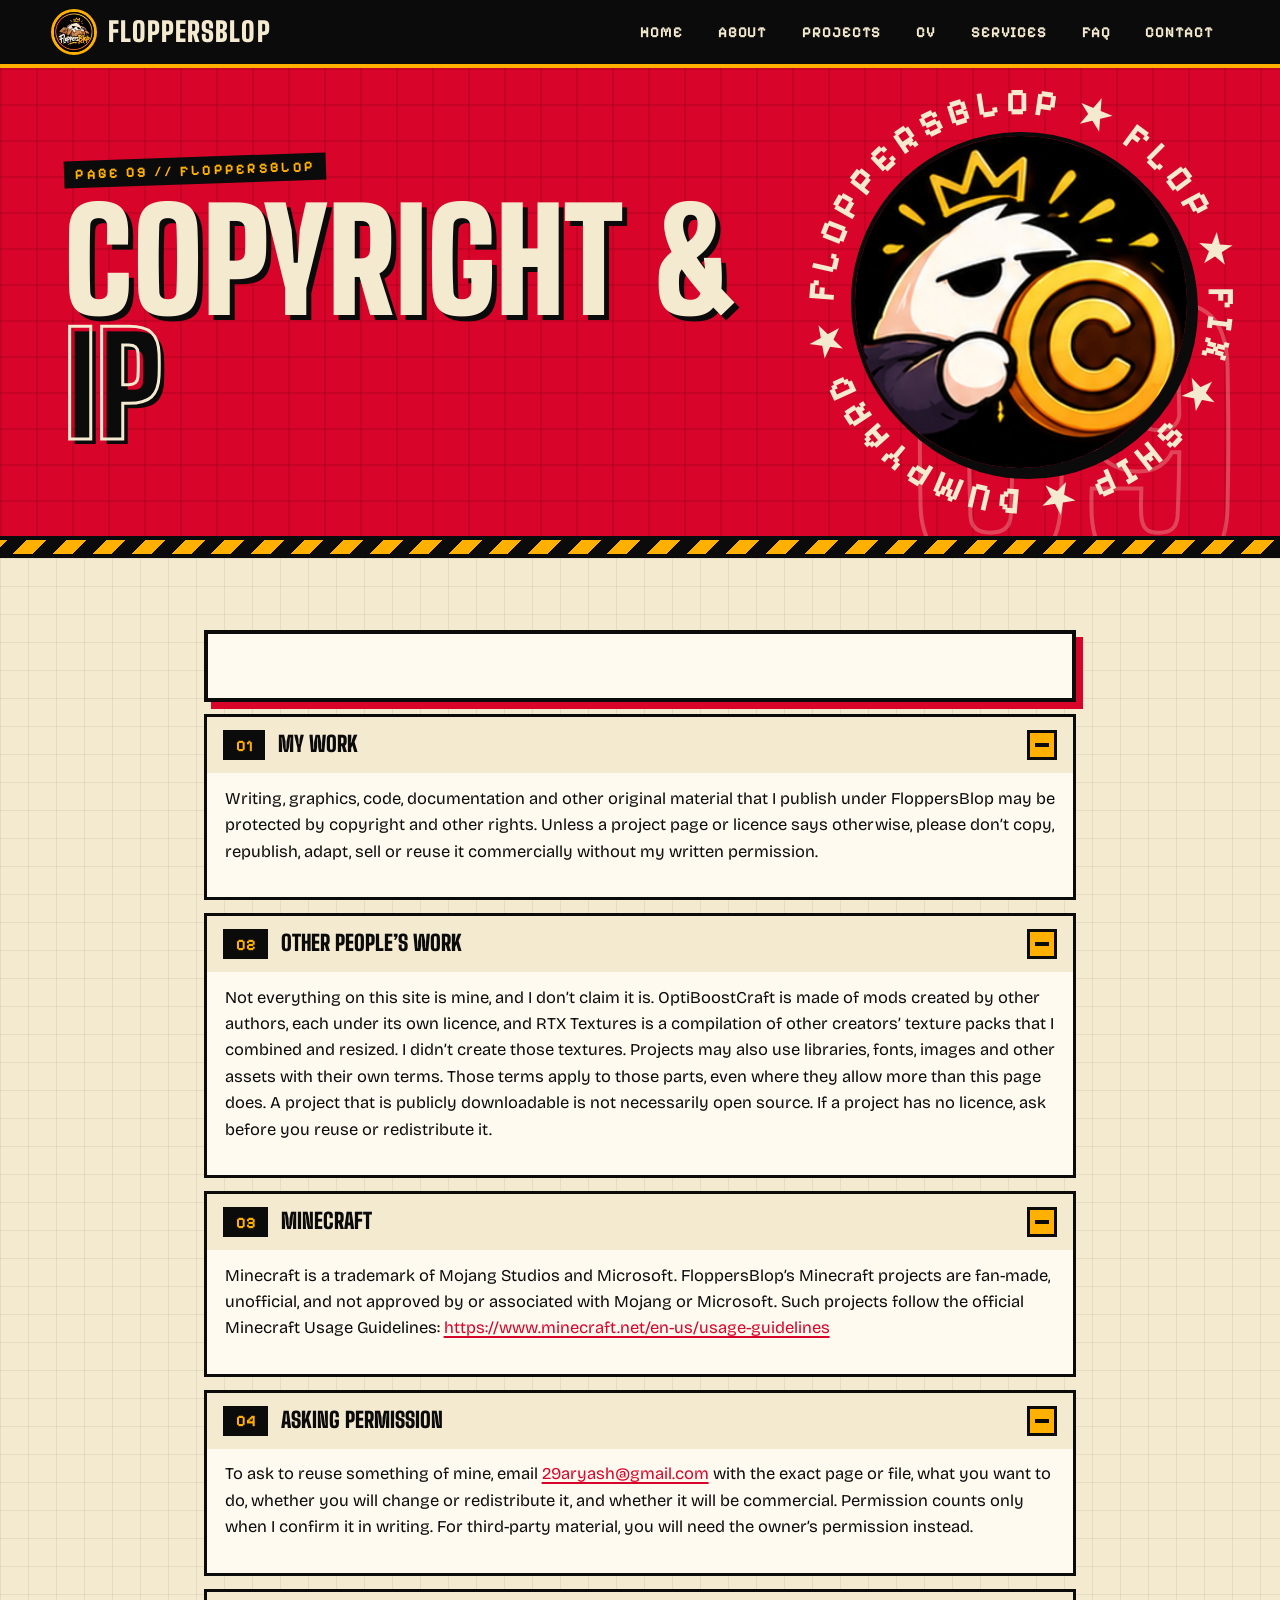
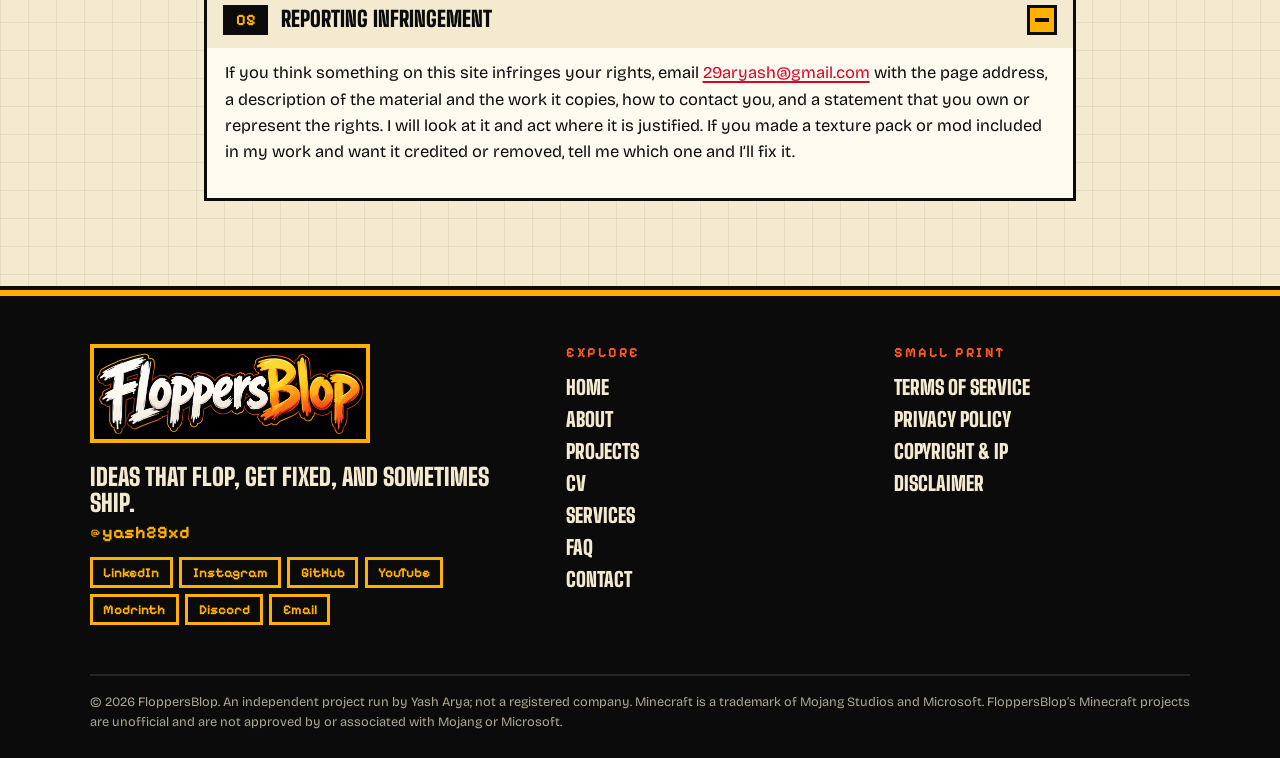
<file: copyright.html>
<!doctype html><html lang="en"><head><meta charset="utf-8"><meta name="viewport" content="width=device-width,initial-scale=1">
<title>Copyright &amp; IP | FloppersBlop</title><meta name="description" content="FloppersBlop: an independent project by Yash Arya. Minecraft modpacks, texture packs and software experiments."><link rel="icon" href="assets/favicon.png">
<link rel="preconnect" href="https://fonts.googleapis.com"><link rel="preconnect" href="https://fonts.gstatic.com" crossorigin>
<link href="https://fonts.googleapis.com/css2?family=Big+Shoulders+Display:wght@800;900&family=Bricolage+Grotesque:wght@400;600;700&family=Pixelify+Sans:wght@500;700&display=swap" rel="stylesheet">
<script>(function(){var d=document.documentElement;if(matchMedia("(hover:hover) and (pointer:fine)").matches&&!matchMedia("(prefers-reduced-motion:reduce)").matches)d.classList.add("nc","js-rv","pt")})()</script><link rel="stylesheet" href="styles.css"></head><body class="">
<div class="wipe"></div><div class="blob" aria-hidden="true"><svg viewBox="0 0 80 70"><path d="M8 44C6 22 24 6 44 6s32 14 28 36c-2 14-14 22-32 22S10 58 8 44z" fill="#fff4dc" stroke="#0b0b0b" stroke-width="4"/><path d="M20 30h16v7a8 8 0 0 1-16 0z M46 30h16v7a8 8 0 0 1-16 0z" fill="#0b0b0b"/><path d="M18 29h20M44 29h20" stroke="#0b0b0b" stroke-width="4" stroke-linecap="round"/></svg></div>
<header class="bar"><a class="brand" href="index.html"><img src="assets/logo.png" alt="" width="46" height="46"><b>FloppersBlop</b></a>
<button class="burger" aria-label="Menu" aria-expanded="false"><i></i><i></i><i></i></button><nav><a href="index.html">Home</a><a href="about.html">About</a><a href="projects.html">Projects</a><a href="cv.html">CV</a><a href="services.html">Services</a><a href="faq.html">FAQ</a><a href="contact.html">Contact</a></nav></header>
<main><div class="mast m-cherry"><span class="num">09</span><div class="mi"><div class="mt"><p class="kick">PAGE 09 // FLOPPERSBLOP</p><h1>Copyright &amp; <span class="o">IP</span></h1></div><div class="vis"><img src="assets/img12.png" alt="" width="300" height="300"><svg class="ring" viewBox="0 0 200 200" aria-hidden="true"><defs><path id="rp" d="M100,100 m-80,0 a80,80 0 1,1 160,0 a80,80 0 1,1 -160,0"/></defs><text><textPath href="#rp" textLength="496" lengthAdjust="spacing">FLOPPERSBLOP &#9733; FLOP &#9733; FIX &#9733; SHIP &#9733; DUMPYARD &#9733;</textPath></text></svg></div></div></div><div class="hz"></div>
<section class="slab s-cream"><div class="wrapx"><div class="blk"></div><details class="fold" open id="my-work"><summary><span class="no">01</span>My work<i></i></summary><div class="fold-in"><p>Writing, graphics, code, documentation and other original material that I publish under FloppersBlop may be protected by copyright and other rights. Unless a project page or licence says otherwise, please don’t copy, republish, adapt, sell or reuse it commercially without my written permission.</p></div></details><details class="fold" open id="other-people-s-work"><summary><span class="no">02</span>Other people’s work<i></i></summary><div class="fold-in"><p>Not everything on this site is mine, and I don’t claim it is. OptiBoostCraft is made of mods created by other authors, each under its own licence, and RTX Textures is a compilation of other creators’ texture packs that I combined and resized. I didn’t create those textures. Projects may also use libraries, fonts, images and other assets with their own terms. Those terms apply to those parts, even where they allow more than this page does. A project that is publicly downloadable is not necessarily open source. If a project has no licence, ask before you reuse or redistribute it.</p></div></details><details class="fold" open id="minecraft"><summary><span class="no">03</span>Minecraft<i></i></summary><div class="fold-in"><p>Minecraft is a trademark of Mojang Studios and Microsoft. FloppersBlop’s Minecraft projects are fan-made, unofficial, and not approved by or associated with Mojang or Microsoft. Such projects follow the official Minecraft Usage Guidelines: <a href="https://www.minecraft.net/en-us/usage-guidelines" target="_blank" rel="noopener">https://www.minecraft.net/en-us/usage-guidelines</a></p></div></details><details class="fold" open id="asking-permission"><summary><span class="no">04</span>Asking permission<i></i></summary><div class="fold-in"><p>To ask to reuse something of mine, email <a href="mailto:29aryash@gmail.com">29aryash@gmail.com</a> with the exact page or file, what you want to do, whether you will change or redistribute it, and whether it will be commercial. Permission counts only when I confirm it in writing. For third-party material, you will need the owner’s permission instead.</p></div></details><details class="fold" open id="reporting-infringement"><summary><span class="no">05</span>Reporting infringement<i></i></summary><div class="fold-in"><p>If you think something on this site infringes your rights, email <a href="mailto:29aryash@gmail.com">29aryash@gmail.com</a> with the page address, a description of the material and the work it copies, how to contact you, and a statement that you own or represent the rights. I will look at it and act where it is justified. If you made a texture pack or mod included in my work and want it credited or removed, tell me which one and I’ll fix it.</p></div></details></div></section></main>
<footer><div class="fg"><div><img class="wm" src="assets/wordmark.png" alt="FloppersBlop" width="600" height="226"><p class="ft">Ideas that flop, get fixed, and sometimes ship.</p><p class="tag">@yash29xd</p><p class="soc"><a href="https://www.linkedin.com/in/yash29xd/" target="_blank" rel="noopener">LinkedIn</a><a href="https://www.instagram.com/floppersblop/" target="_blank" rel="noopener">Instagram</a><a href="https://github.com/Yash29xd" target="_blank" rel="noopener">GitHub</a><a href="https://www.youtube.com/@GrowingChannel" target="_blank" rel="noopener">YouTube</a><a href="https://modrinth.com/user/OptiBoostCraft" target="_blank" rel="noopener">Modrinth</a><a href="https://discord.gg/QXB922G5W5" target="_blank" rel="noopener">Discord</a><a href="mailto:29aryash@gmail.com">Email</a></p></div>
<div class="lk"><h4>Explore</h4><a href="index.html">Home</a><a href="about.html">About</a><a href="projects.html">Projects</a><a href="cv.html">CV</a><a href="services.html">Services</a><a href="faq.html">FAQ</a><a href="contact.html">Contact</a></div><div class="lk"><h4>Small print</h4><a href="terms.html">Terms of Service</a><a href="privacy.html">Privacy Policy</a><a href="copyright.html">Copyright &amp; IP</a><a href="disclaimer.html">Disclaimer</a></div></div>
<p class="fine">&copy; 2026 FloppersBlop. An independent project run by Yash Arya; not a registered company. Minecraft is a trademark of Mojang Studios and Microsoft. FloppersBlop&rsquo;s Minecraft projects are unofficial and are not approved by or associated with Mojang or Microsoft.</p></footer>
<script src="config.js"></script><script src="app.js"></script></body></html>
</file>
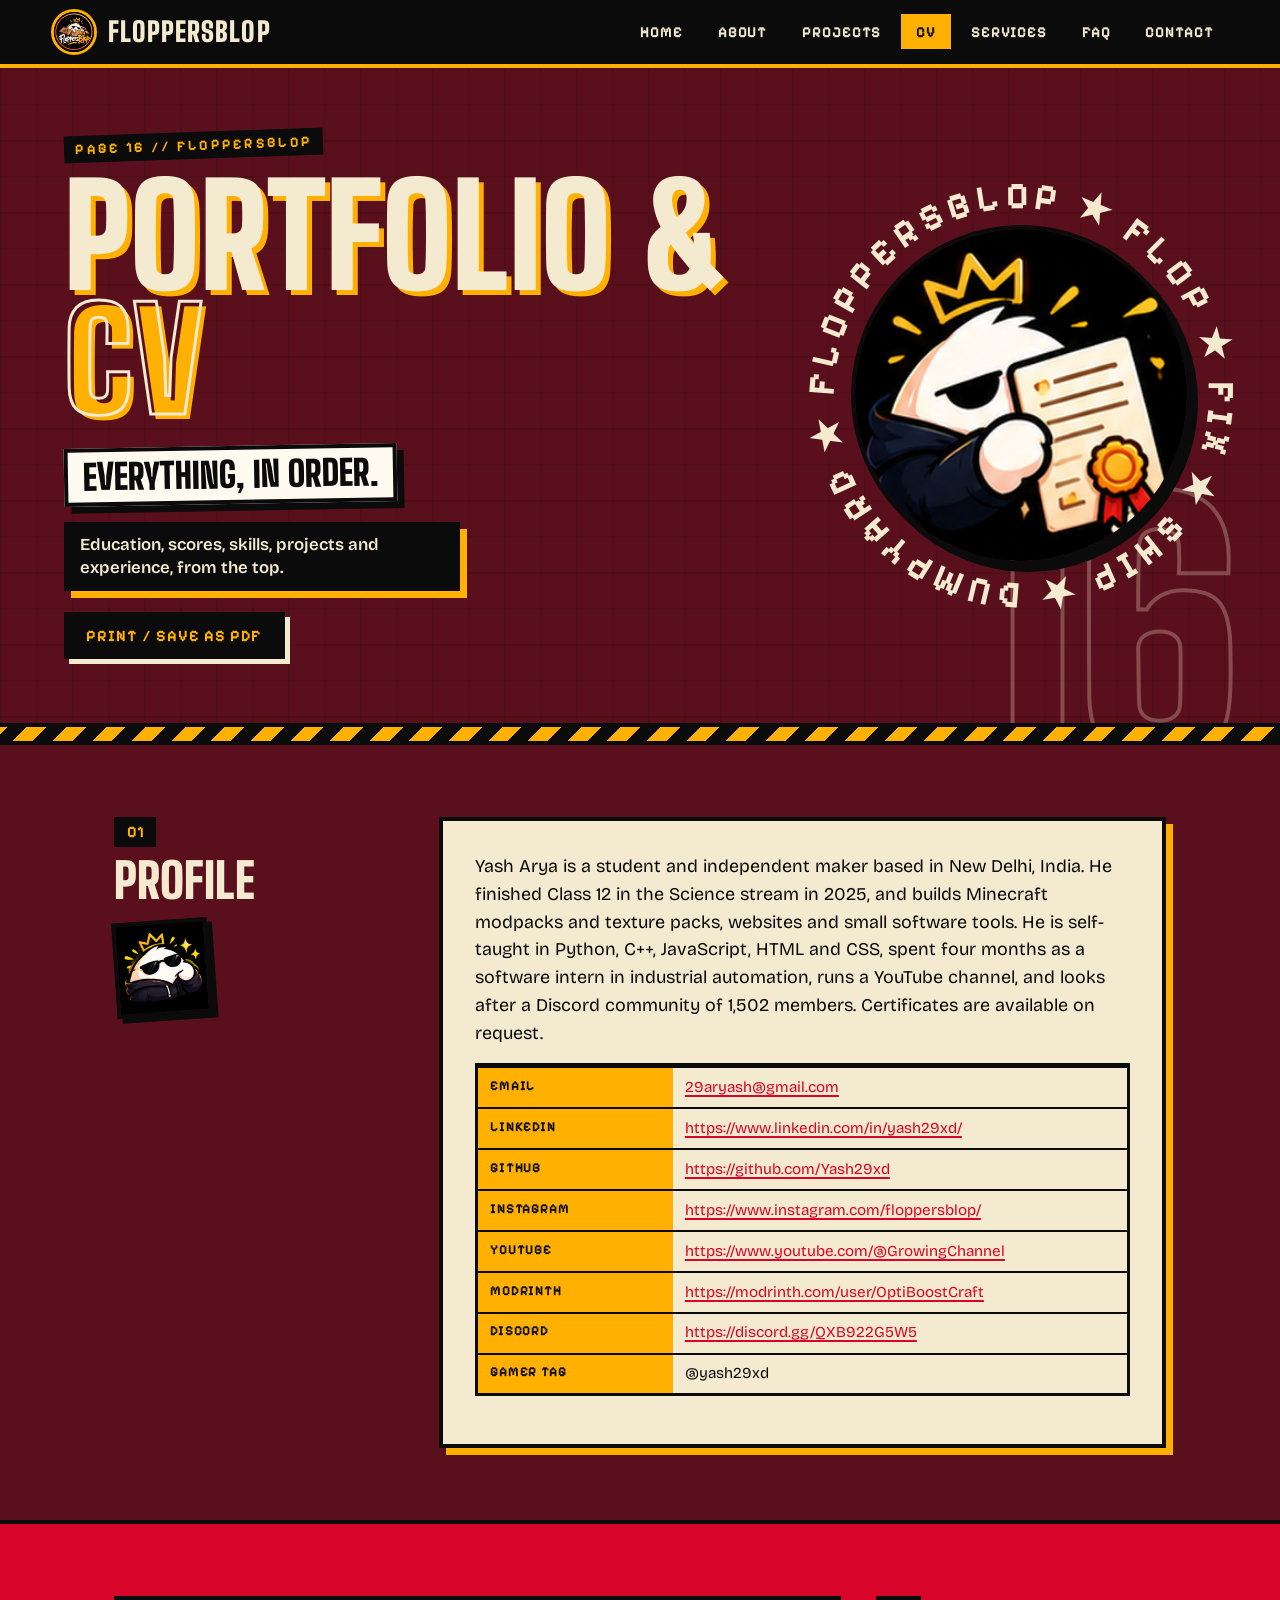
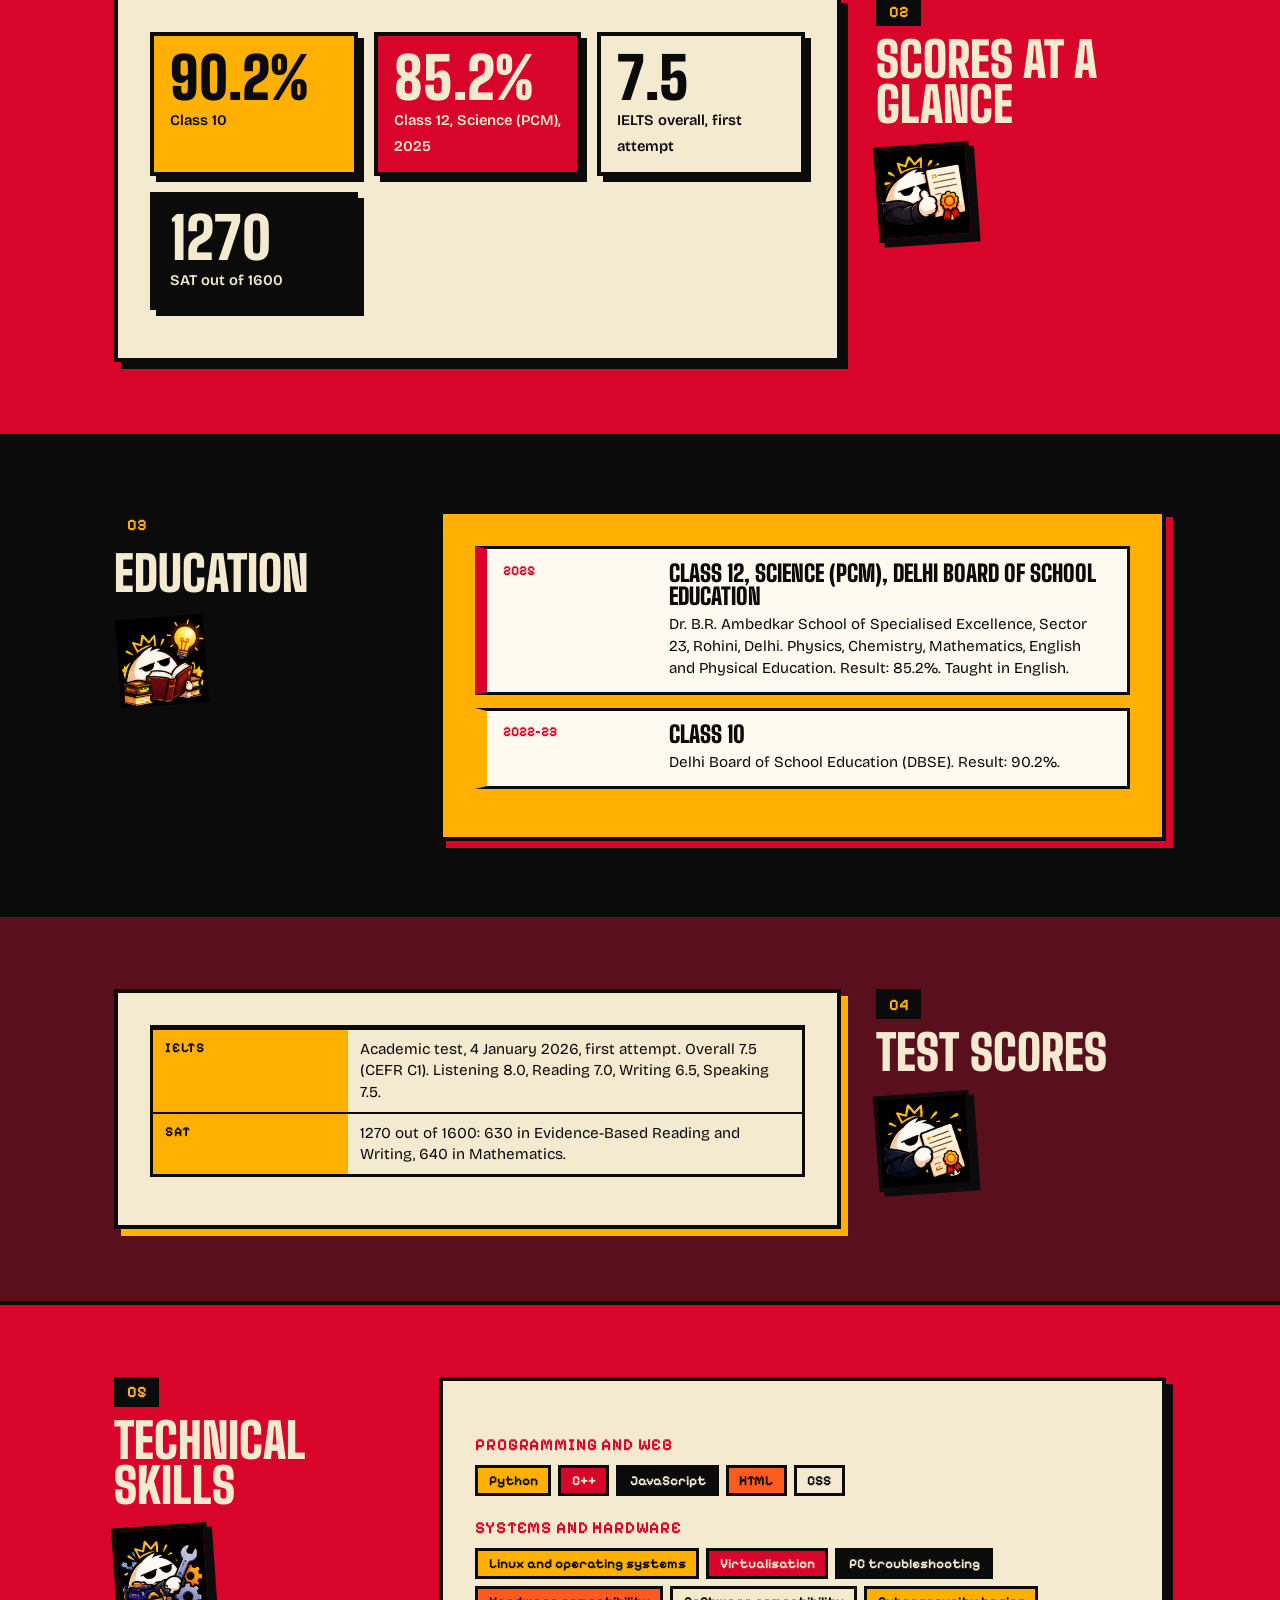
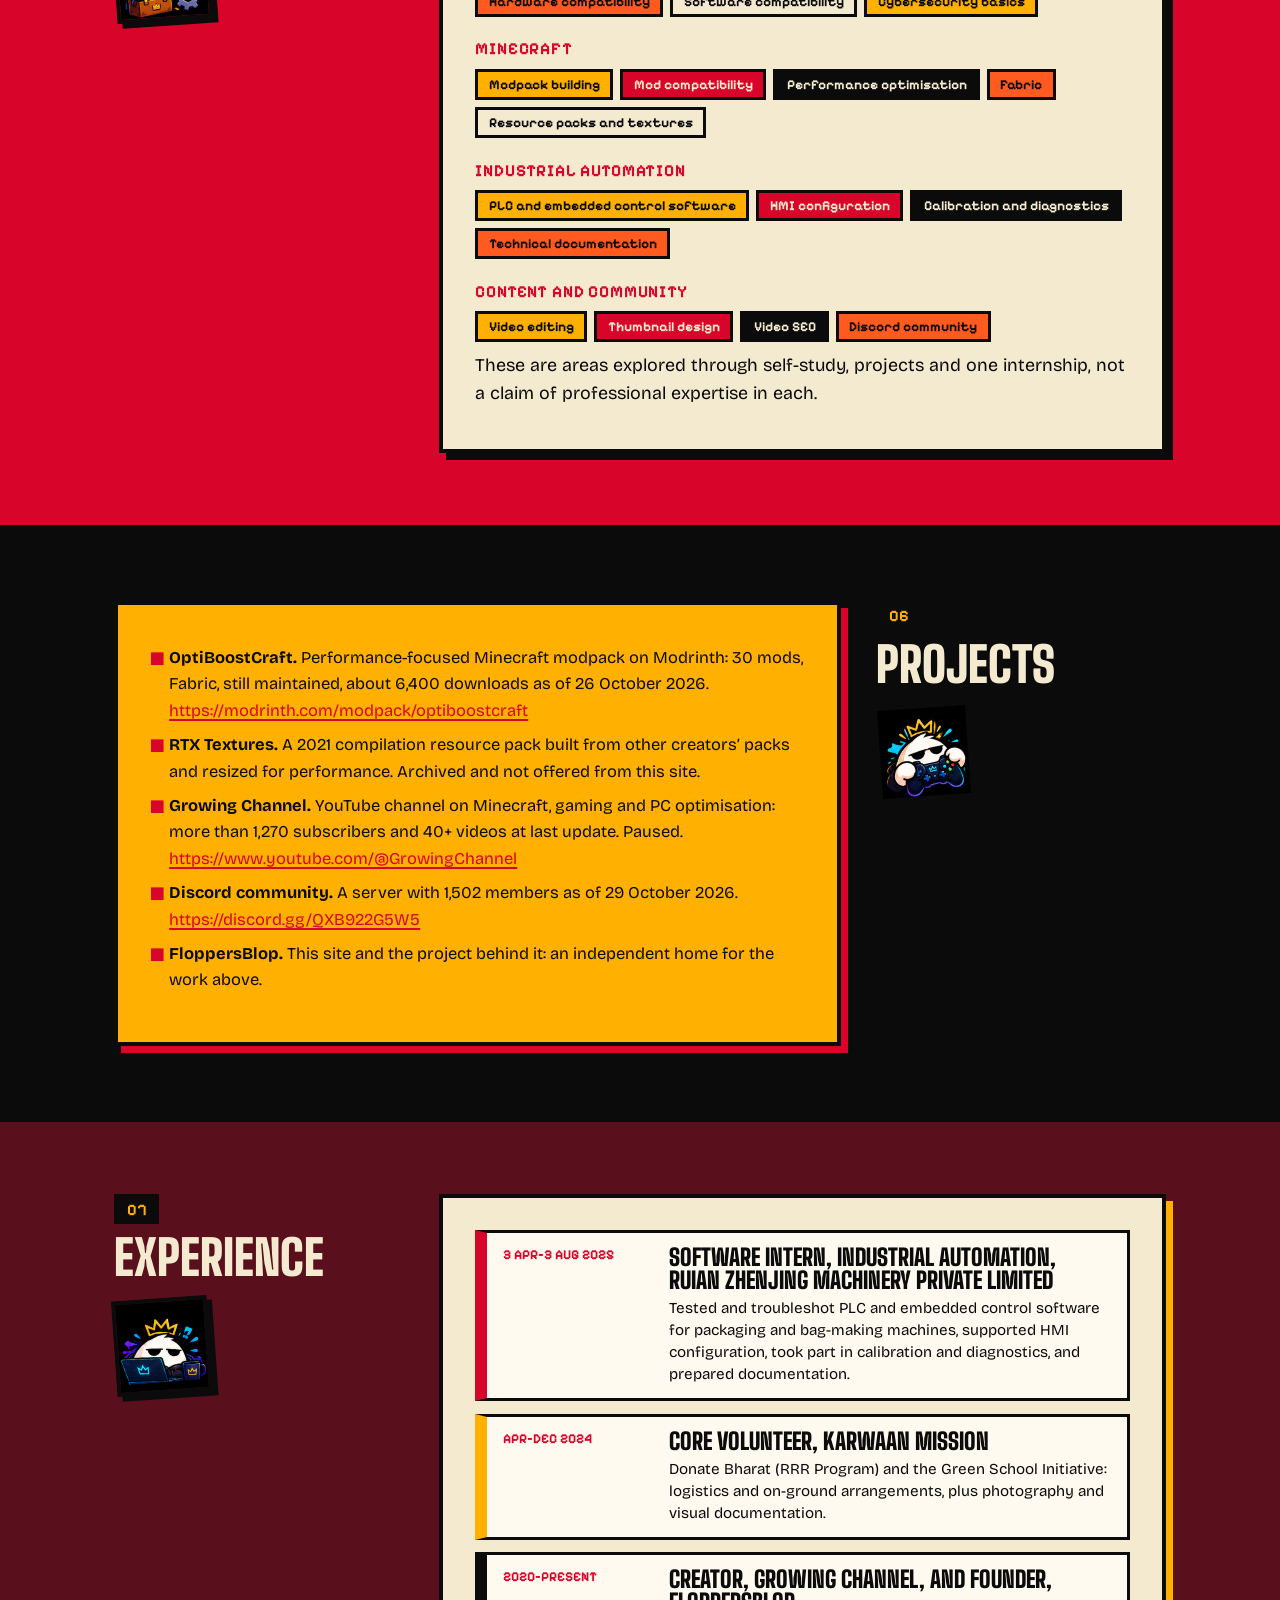
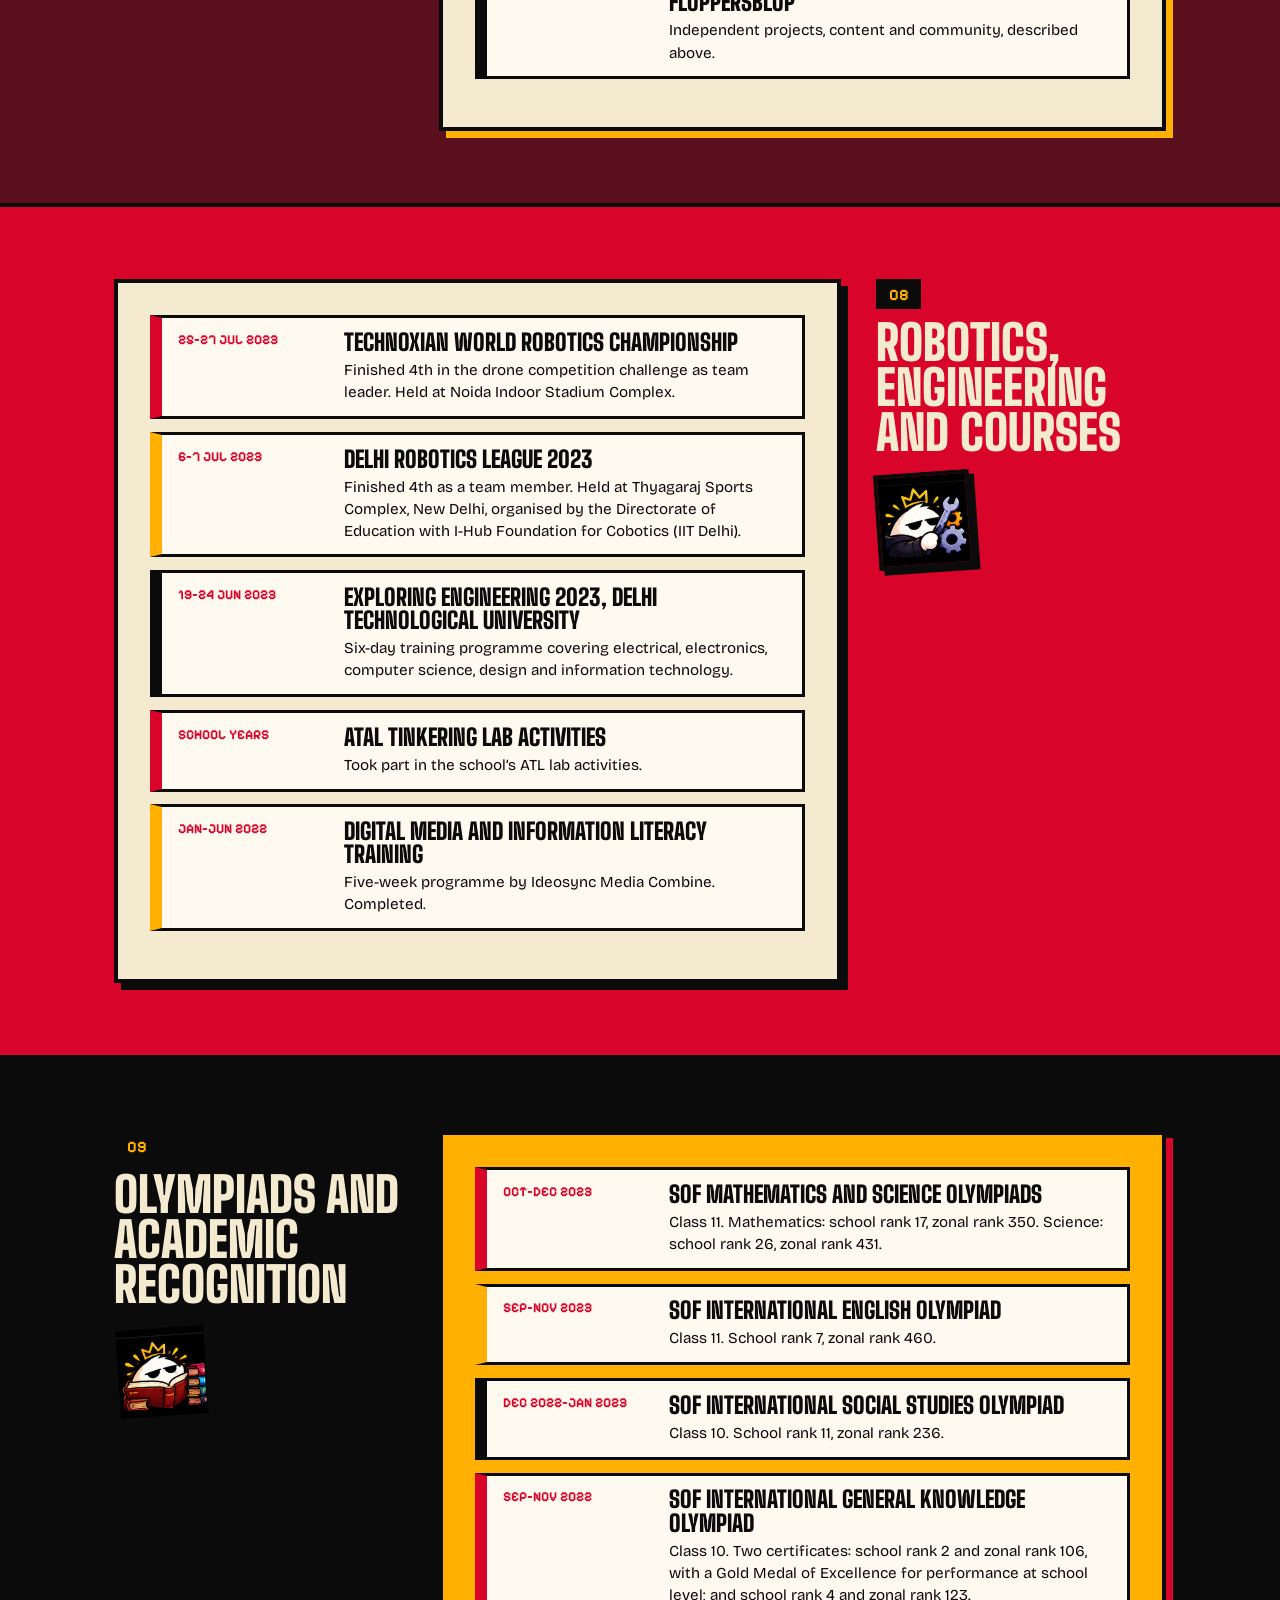
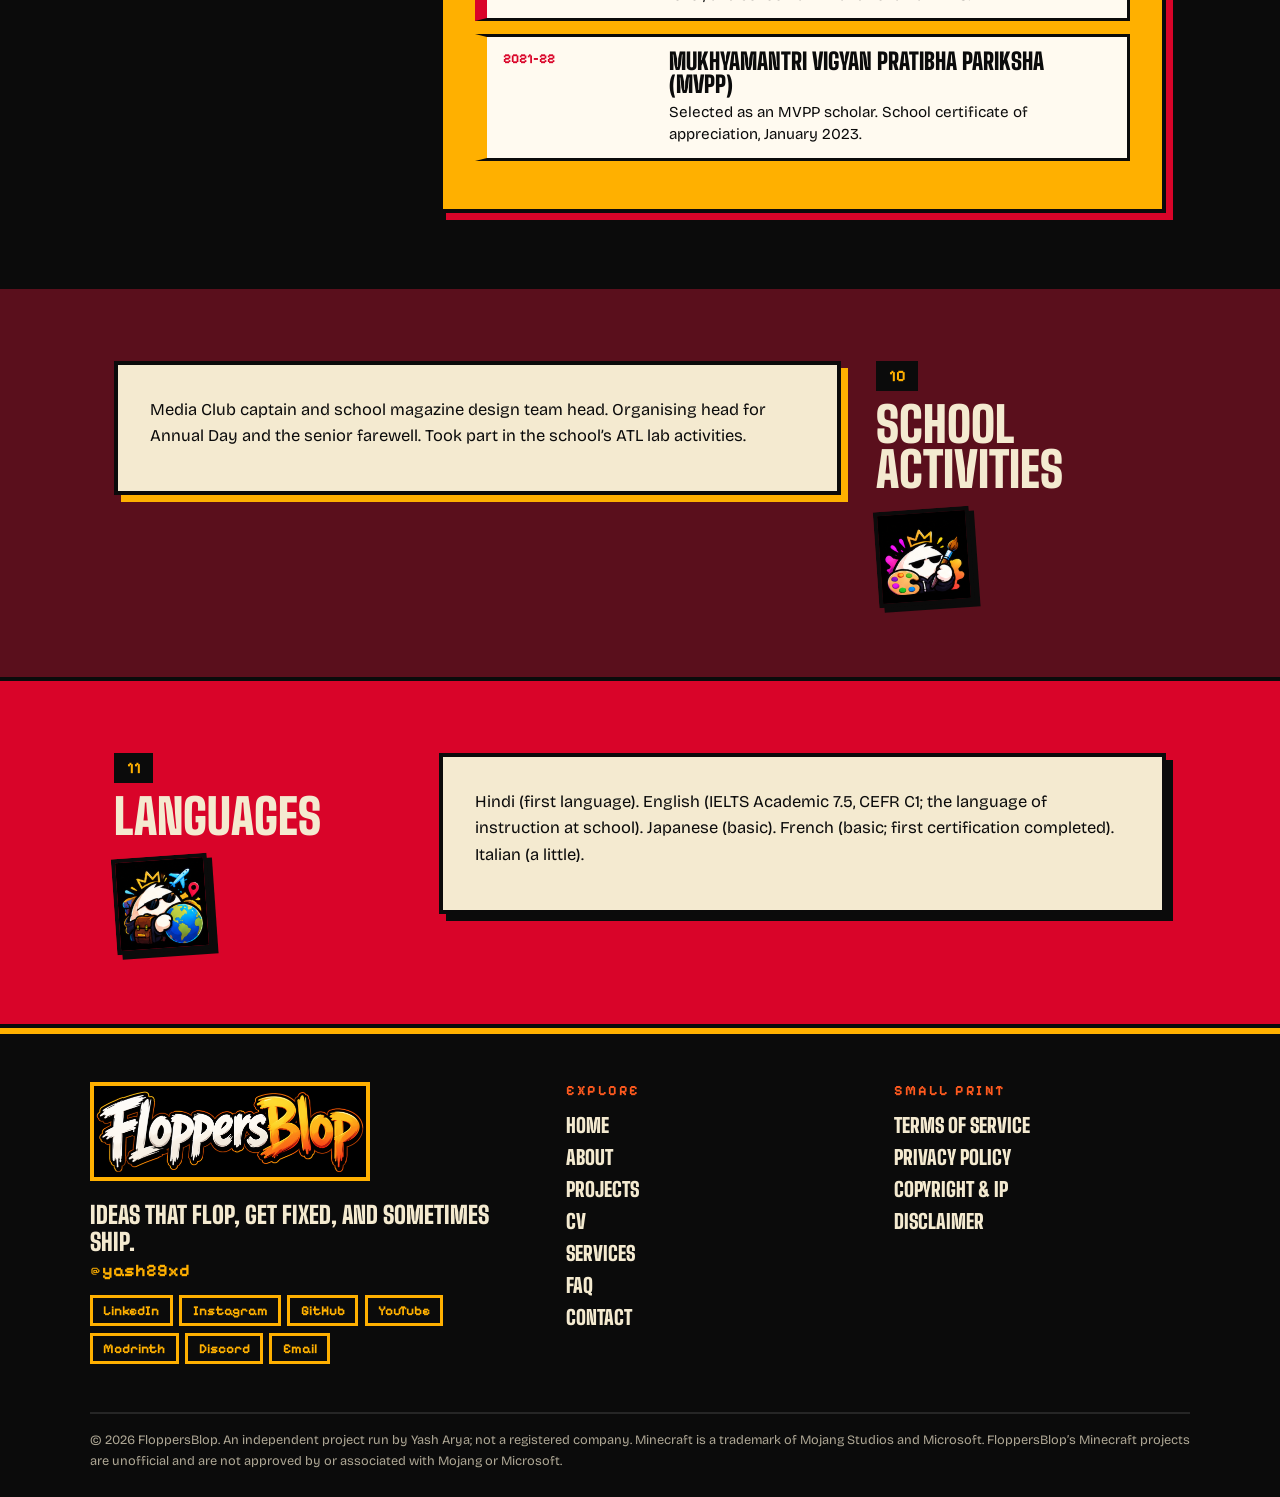
<file: cv.html>
<!doctype html><html lang="en"><head><meta charset="utf-8"><meta name="viewport" content="width=device-width,initial-scale=1">
<title>Portfolio &amp; CV | FloppersBlop</title><meta name="description" content="FloppersBlop: an independent project by Yash Arya. Minecraft modpacks, texture packs and software experiments."><link rel="icon" href="assets/favicon.png">
<link rel="preconnect" href="https://fonts.googleapis.com"><link rel="preconnect" href="https://fonts.gstatic.com" crossorigin>
<link href="https://fonts.googleapis.com/css2?family=Big+Shoulders+Display:wght@800;900&family=Bricolage+Grotesque:wght@400;600;700&family=Pixelify+Sans:wght@500;700&display=swap" rel="stylesheet">
<script>(function(){var d=document.documentElement;if(matchMedia("(hover:hover) and (pointer:fine)").matches&&!matchMedia("(prefers-reduced-motion:reduce)").matches)d.classList.add("nc","js-rv","pt")})()</script><link rel="stylesheet" href="styles.css"></head><body class="cv-page">
<div class="wipe"></div><div class="blob" aria-hidden="true"><svg viewBox="0 0 80 70"><path d="M8 44C6 22 24 6 44 6s32 14 28 36c-2 14-14 22-32 22S10 58 8 44z" fill="#fff4dc" stroke="#0b0b0b" stroke-width="4"/><path d="M20 30h16v7a8 8 0 0 1-16 0z M46 30h16v7a8 8 0 0 1-16 0z" fill="#0b0b0b"/><path d="M18 29h20M44 29h20" stroke="#0b0b0b" stroke-width="4" stroke-linecap="round"/></svg></div>
<header class="bar"><a class="brand" href="index.html"><img src="assets/logo.png" alt="" width="46" height="46"><b>FloppersBlop</b></a>
<button class="burger" aria-label="Menu" aria-expanded="false"><i></i><i></i><i></i></button><nav><a href="index.html">Home</a><a href="about.html">About</a><a href="projects.html">Projects</a><a href="cv.html" class="on">CV</a><a href="services.html">Services</a><a href="faq.html">FAQ</a><a href="contact.html">Contact</a></nav></header>
<main><div class="mast m-burg"><span class="num">16</span><div class="mi"><div class="mt"><p class="kick">PAGE 16 // FLOPPERSBLOP</p><h1>Portfolio &amp; <span class="o">CV</span></h1><p class="lede">Everything, in order.</p><p class="lede2">Education, scores, skills, projects and experience, from the top.</p><button class="printbtn" onclick="window.print()">Print / save as PDF</button></div><div class="vis"><img src="assets/img6.png" alt="" width="300" height="300"><svg class="ring" viewBox="0 0 200 200" aria-hidden="true"><defs><path id="rp" d="M100,100 m-80,0 a80,80 0 1,1 160,0 a80,80 0 1,1 -160,0"/></defs><text><textPath href="#rp" textLength="496" lengthAdjust="spacing">FLOPPERSBLOP &#9733; FLOP &#9733; FIX &#9733; SHIP &#9733; DUMPYARD &#9733;</textPath></text></svg></div></div></div><div class="hz"></div>
<section class="slab s-burg" id="profile"><div class="sgrid"><header class="sh"><span class="no">01</span><h2>Profile</h2><img class="ico" src="assets/icons/cool.png" alt="" width="96" height="96" loading="lazy"></header><div class="blk rv"><p>Yash Arya is a student and independent maker based in New Delhi, India. He finished Class 12 in the Science stream in 2025, and builds Minecraft modpacks and texture packs, websites and small software tools. He is self-taught in Python, C++, JavaScript, HTML and CSS, spent four months as a software intern in industrial automation, runs a YouTube channel, and looks after a Discord community of 1,502 members. Certificates are available on request.</p><div class="tw"><table class="kv"><tbody><tr><th>Email</th><td><a href="mailto:29aryash@gmail.com">29aryash@gmail.com</a></td></tr><tr><th>LinkedIn</th><td><a href="https://www.linkedin.com/in/yash29xd/" target="_blank" rel="noopener">https://www.linkedin.com/in/yash29xd/</a></td></tr><tr><th>GitHub</th><td><a href="https://github.com/Yash29xd" target="_blank" rel="noopener">https://github.com/Yash29xd</a></td></tr><tr><th>Instagram</th><td><a href="https://www.instagram.com/floppersblop/" target="_blank" rel="noopener">https://www.instagram.com/floppersblop/</a></td></tr><tr><th>YouTube</th><td><a href="https://www.youtube.com/@GrowingChannel" target="_blank" rel="noopener">https://www.youtube.com/@GrowingChannel</a></td></tr><tr><th>Modrinth</th><td><a href="https://modrinth.com/user/OptiBoostCraft" target="_blank" rel="noopener">https://modrinth.com/user/OptiBoostCraft</a></td></tr><tr><th>Discord</th><td><a href="https://discord.gg/QXB922G5W5" target="_blank" rel="noopener">https://discord.gg/QXB922G5W5</a></td></tr><tr><th>Gamer tag</th><td>@yash29xd</td></tr></tbody></table></div></div></div></section><section class="slab s-cherry rev" id="scores-at-a-glance"><div class="sgrid"><header class="sh"><span class="no">02</span><h2>Scores at a glance</h2><img class="ico" src="assets/icons/cert-thumb.png" alt="" width="96" height="96" loading="lazy"></header><div class="blk rv"><div class="scores"><div class="score sc0"><b>90.2%</b><span>Class 10</span></div><div class="score sc1"><b>85.2%</b><span>Class 12, Science (PCM), 2025</span></div><div class="score sc2"><b>7.5</b><span>IELTS overall, first attempt</span></div><div class="score sc3"><b>1270</b><span>SAT out of 1600</span></div></div></div></div></section><section class="slab s-ink" id="education"><div class="sgrid"><header class="sh"><span class="no">03</span><h2>Education</h2><img class="ico" src="assets/icons/books.png" alt="" width="96" height="96" loading="lazy"></header><div class="blk rv"><ol class="timeline"><li class="tl0"><span class="when">2025</span><div><h4>Class 12, Science (PCM), Delhi Board of School Education</h4><p>Dr. B.R. Ambedkar School of Specialised Excellence, Sector 23, Rohini, Delhi. Physics, Chemistry, Mathematics, English and Physical Education. Result: 85.2%. Taught in English.</p></div></li><li class="tl1"><span class="when">2022–23</span><div><h4>Class 10</h4><p>Delhi Board of School Education (DBSE). Result: 90.2%.</p></div></li></ol></div></div></section><section class="slab s-burg rev" id="test-scores"><div class="sgrid"><header class="sh"><span class="no">04</span><h2>Test scores</h2><img class="ico" src="assets/icons/certificate.png" alt="" width="96" height="96" loading="lazy"></header><div class="blk rv"><div class="tw"><table class="kv"><tbody><tr><th>IELTS</th><td>Academic test, 4 January 2026, first attempt. Overall 7.5 (CEFR C1). Listening 8.0, Reading 7.0, Writing 6.5, Speaking 7.5.</td></tr><tr><th>SAT</th><td>1270 out of 1600: 630 in Evidence-Based Reading and Writing, 640 in Mathematics.</td></tr></tbody></table></div></div></div></section><section class="slab s-cherry" id="technical-skills"><div class="sgrid"><header class="sh"><span class="no">05</span><h2>Technical skills</h2><img class="ico" src="assets/icons/toolbox.png" alt="" width="96" height="96" loading="lazy"></header><div class="blk rv"><div class="chips"><h3>Programming and web</h3><ul><li class="c0">Python</li><li class="c1">C++</li><li class="c2">JavaScript</li><li class="c3">HTML</li><li class="c4">CSS</li></ul></div><div class="chips"><h3>Systems and hardware</h3><ul><li class="c0">Linux and operating systems</li><li class="c1">Virtualisation</li><li class="c2">PC troubleshooting</li><li class="c3">Hardware compatibility</li><li class="c4">Software compatibility</li><li class="c0">Cybersecurity basics</li></ul></div><div class="chips"><h3>Minecraft</h3><ul><li class="c0">Modpack building</li><li class="c1">Mod compatibility</li><li class="c2">Performance optimisation</li><li class="c3">Fabric</li><li class="c4">Resource packs and textures</li></ul></div><div class="chips"><h3>Industrial automation</h3><ul><li class="c0">PLC and embedded control software</li><li class="c1">HMI configuration</li><li class="c2">Calibration and diagnostics</li><li class="c3">Technical documentation</li></ul></div><div class="chips"><h3>Content and community</h3><ul><li class="c0">Video editing</li><li class="c1">Thumbnail design</li><li class="c2">Video SEO</li><li class="c3">Discord community</li></ul></div><p>These are areas explored through self-study, projects and one internship, not a claim of professional expertise in each.</p></div></div></section><section class="slab s-ink rev" id="projects"><div class="sgrid"><header class="sh"><span class="no">06</span><h2>Projects</h2><img class="ico" src="assets/icons/gamepad.png" alt="" width="96" height="96" loading="lazy"></header><div class="blk rv"><ul><li><strong>OptiBoostCraft.</strong> Performance-focused Minecraft modpack on Modrinth: 30 mods, Fabric, still maintained, about 6,400 downloads as of 26 October 2026. <a href="https://modrinth.com/modpack/optiboostcraft" target="_blank" rel="noopener">https://modrinth.com/modpack/optiboostcraft</a></li><li><strong>RTX Textures.</strong> A 2021 compilation resource pack built from other creators’ packs and resized for performance. Archived and not offered from this site.</li><li><strong>Growing Channel.</strong> YouTube channel on Minecraft, gaming and PC optimisation: more than 1,270 subscribers and 40+ videos at last update. Paused. <a href="https://www.youtube.com/@GrowingChannel" target="_blank" rel="noopener">https://www.youtube.com/@GrowingChannel</a></li><li><strong>Discord community.</strong> A server with 1,502 members as of 29 October 2026. <a href="https://discord.gg/QXB922G5W5" target="_blank" rel="noopener">https://discord.gg/QXB922G5W5</a></li><li><strong>FloppersBlop.</strong> This site and the project behind it: an independent home for the work above.</li></ul></div></div></section><section class="slab s-burg" id="experience"><div class="sgrid"><header class="sh"><span class="no">07</span><h2>Experience</h2><img class="ico" src="assets/icons/coffee.png" alt="" width="96" height="96" loading="lazy"></header><div class="blk rv"><ol class="timeline"><li class="tl0"><span class="when">3 Apr–3 Aug 2025</span><div><h4>Software Intern, Industrial Automation, Ruian Zhenjing Machinery Private Limited</h4><p>Tested and troubleshot PLC and embedded control software for packaging and bag-making machines, supported HMI configuration, took part in calibration and diagnostics, and prepared documentation.</p></div></li><li class="tl1"><span class="when">Apr–Dec 2024</span><div><h4>Core volunteer, Karwaan Mission</h4><p>Donate Bharat (RRR Program) and the Green School Initiative: logistics and on-ground arrangements, plus photography and visual documentation.</p></div></li><li class="tl2"><span class="when">2020–present</span><div><h4>Creator, Growing Channel, and founder, FloppersBlop</h4><p>Independent projects, content and community, described above.</p></div></li></ol></div></div></section><section class="slab s-cherry rev" id="robotics-engineering-and-courses"><div class="sgrid"><header class="sh"><span class="no">08</span><h2>Robotics, engineering and courses</h2><img class="ico" src="assets/icons/wrench.png" alt="" width="96" height="96" loading="lazy"></header><div class="blk rv"><ol class="timeline"><li class="tl0"><span class="when">25–27 Jul 2023</span><div><h4>TechnoXian World Robotics Championship</h4><p>Finished 4th in the drone competition challenge as team leader. Held at Noida Indoor Stadium Complex.</p></div></li><li class="tl1"><span class="when">6–7 Jul 2023</span><div><h4>Delhi Robotics League 2023</h4><p>Finished 4th as a team member. Held at Thyagaraj Sports Complex, New Delhi, organised by the Directorate of Education with I-Hub Foundation for Cobotics (IIT Delhi).</p></div></li><li class="tl2"><span class="when">19–24 Jun 2023</span><div><h4>Exploring Engineering 2023, Delhi Technological University</h4><p>Six-day training programme covering electrical, electronics, computer science, design and information technology.</p></div></li><li class="tl3"><span class="when">School years</span><div><h4>Atal Tinkering Lab activities</h4><p>Took part in the school’s ATL lab activities.</p></div></li><li class="tl0"><span class="when">Jan–Jun 2022</span><div><h4>Digital Media and Information Literacy Training</h4><p>Five-week programme by Ideosync Media Combine. Completed.</p></div></li></ol></div></div></section><section class="slab s-ink" id="olympiads-and-academic-recognition"><div class="sgrid"><header class="sh"><span class="no">09</span><h2>Olympiads and academic recognition</h2><img class="ico" src="assets/icons/book-open.png" alt="" width="96" height="96" loading="lazy"></header><div class="blk rv"><ol class="timeline"><li class="tl0"><span class="when">Oct–Dec 2023</span><div><h4>SOF Mathematics and Science Olympiads</h4><p>Class 11. Mathematics: school rank 17, zonal rank 350. Science: school rank 26, zonal rank 431.</p></div></li><li class="tl1"><span class="when">Sep–Nov 2023</span><div><h4>SOF International English Olympiad</h4><p>Class 11. School rank 7, zonal rank 460.</p></div></li><li class="tl2"><span class="when">Dec 2022–Jan 2023</span><div><h4>SOF International Social Studies Olympiad</h4><p>Class 10. School rank 11, zonal rank 236.</p></div></li><li class="tl3"><span class="when">Sep–Nov 2022</span><div><h4>SOF International General Knowledge Olympiad</h4><p>Class 10. Two certificates: school rank 2 and zonal rank 106, with a Gold Medal of Excellence for performance at school level; and school rank 4 and zonal rank 123.</p></div></li><li class="tl0"><span class="when">2021–22</span><div><h4>Mukhyamantri Vigyan Pratibha Pariksha (MVPP)</h4><p>Selected as an MVPP scholar. School certificate of appreciation, January 2023.</p></div></li></ol></div></div></section><section class="slab s-burg rev" id="school-activities"><div class="sgrid"><header class="sh"><span class="no">10</span><h2>School activities</h2><img class="ico" src="assets/icons/palette.png" alt="" width="96" height="96" loading="lazy"></header><div class="blk rv"><p>Media Club captain and school magazine design team head. Organising head for Annual Day and the senior farewell. Took part in the school’s ATL lab activities.</p></div></div></section><section class="slab s-cherry" id="languages"><div class="sgrid"><header class="sh"><span class="no">11</span><h2>Languages</h2><img class="ico" src="assets/icons/globe.png" alt="" width="96" height="96" loading="lazy"></header><div class="blk rv"><p>Hindi (first language). English (IELTS Academic 7.5, CEFR C1; the language of instruction at school). Japanese (basic). French (basic; first certification completed). Italian (a little).</p></div></div></section></main>
<footer><div class="fg"><div><img class="wm" src="assets/wordmark.png" alt="FloppersBlop" width="600" height="226"><p class="ft">Ideas that flop, get fixed, and sometimes ship.</p><p class="tag">@yash29xd</p><p class="soc"><a href="https://www.linkedin.com/in/yash29xd/" target="_blank" rel="noopener">LinkedIn</a><a href="https://www.instagram.com/floppersblop/" target="_blank" rel="noopener">Instagram</a><a href="https://github.com/Yash29xd" target="_blank" rel="noopener">GitHub</a><a href="https://www.youtube.com/@GrowingChannel" target="_blank" rel="noopener">YouTube</a><a href="https://modrinth.com/user/OptiBoostCraft" target="_blank" rel="noopener">Modrinth</a><a href="https://discord.gg/QXB922G5W5" target="_blank" rel="noopener">Discord</a><a href="mailto:29aryash@gmail.com">Email</a></p></div>
<div class="lk"><h4>Explore</h4><a href="index.html">Home</a><a href="about.html">About</a><a href="projects.html">Projects</a><a href="cv.html" class="on">CV</a><a href="services.html">Services</a><a href="faq.html">FAQ</a><a href="contact.html">Contact</a></div><div class="lk"><h4>Small print</h4><a href="terms.html">Terms of Service</a><a href="privacy.html">Privacy Policy</a><a href="copyright.html">Copyright &amp; IP</a><a href="disclaimer.html">Disclaimer</a></div></div>
<p class="fine">&copy; 2026 FloppersBlop. An independent project run by Yash Arya; not a registered company. Minecraft is a trademark of Mojang Studios and Microsoft. FloppersBlop&rsquo;s Minecraft projects are unofficial and are not approved by or associated with Mojang or Microsoft.</p></footer>
<script src="config.js"></script><script src="app.js"></script></body></html>
</file>
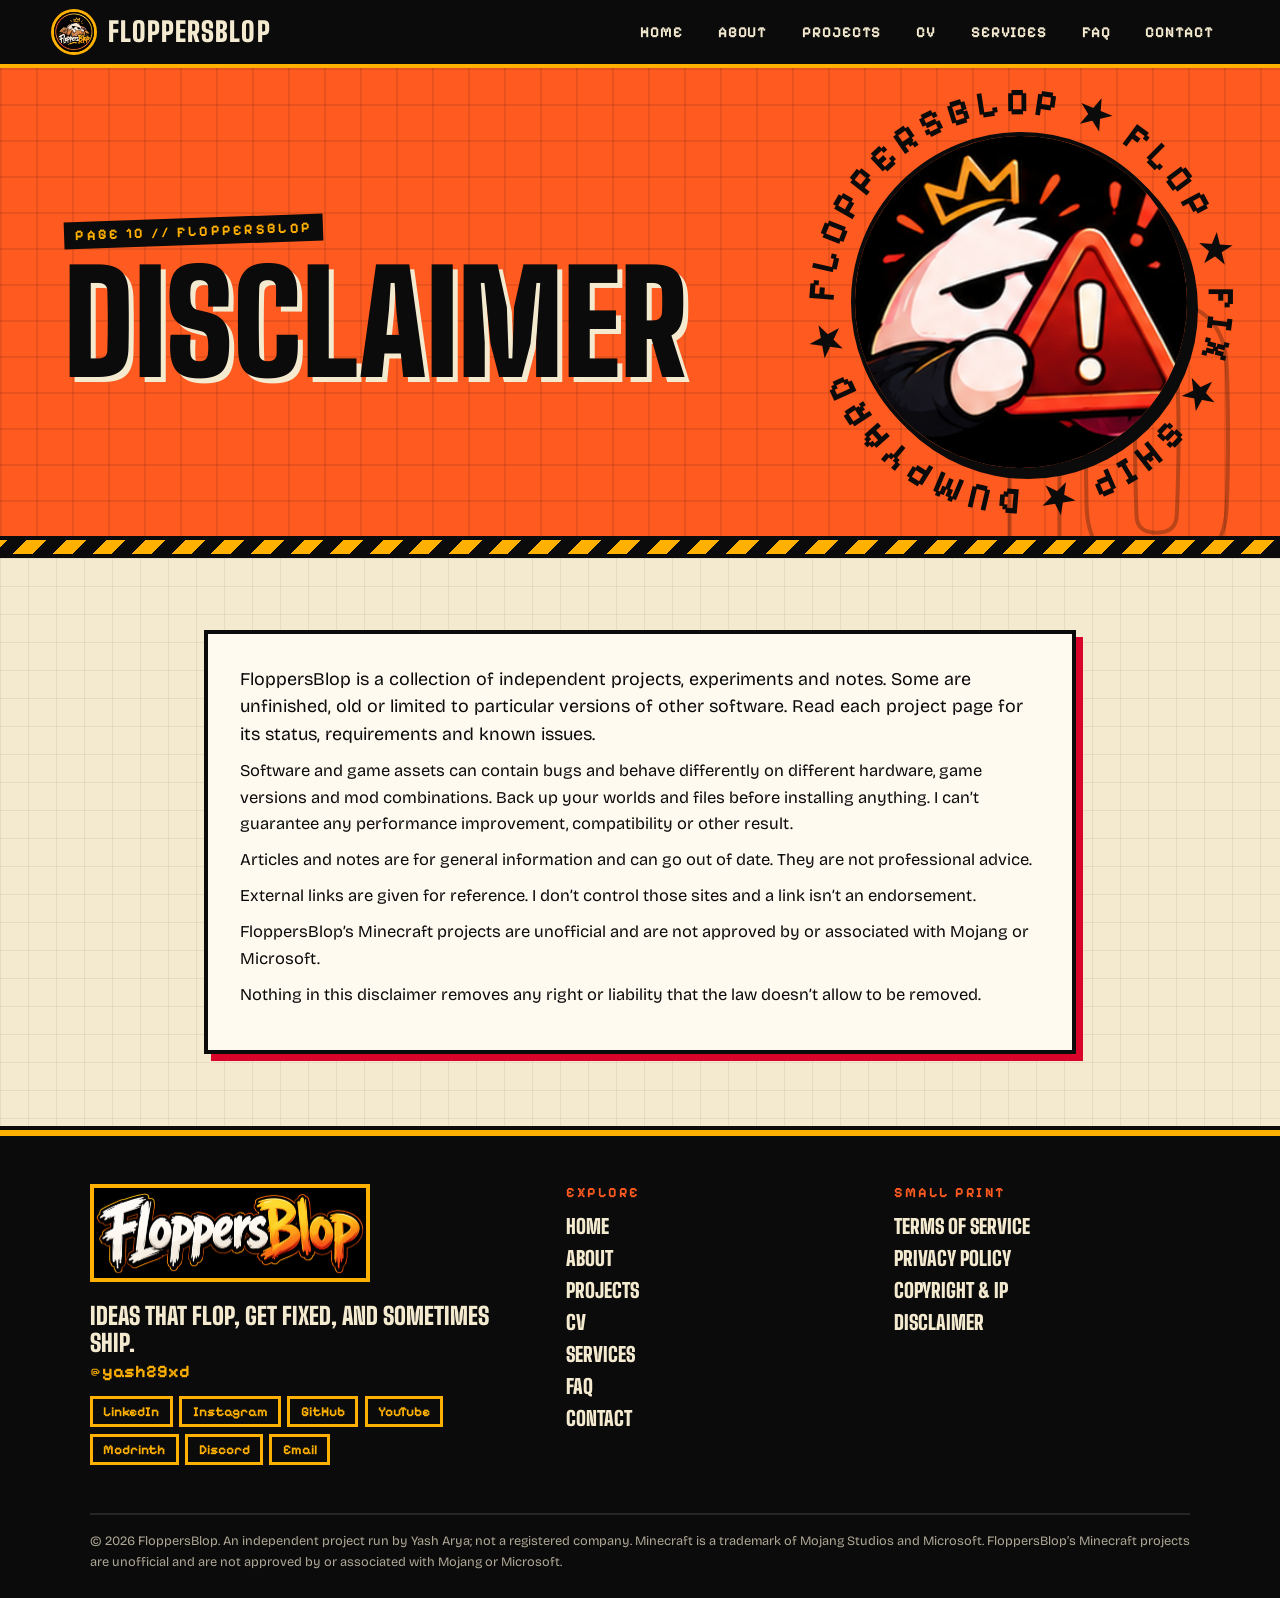
<file: disclaimer.html>
<!doctype html><html lang="en"><head><meta charset="utf-8"><meta name="viewport" content="width=device-width,initial-scale=1">
<title>Disclaimer | FloppersBlop</title><meta name="description" content="FloppersBlop: an independent project by Yash Arya. Minecraft modpacks, texture packs and software experiments."><link rel="icon" href="assets/favicon.png">
<link rel="preconnect" href="https://fonts.googleapis.com"><link rel="preconnect" href="https://fonts.gstatic.com" crossorigin>
<link href="https://fonts.googleapis.com/css2?family=Big+Shoulders+Display:wght@800;900&family=Bricolage+Grotesque:wght@400;600;700&family=Pixelify+Sans:wght@500;700&display=swap" rel="stylesheet">
<script>(function(){var d=document.documentElement;if(matchMedia("(hover:hover) and (pointer:fine)").matches&&!matchMedia("(prefers-reduced-motion:reduce)").matches)d.classList.add("nc","js-rv","pt")})()</script><link rel="stylesheet" href="styles.css"></head><body class="">
<div class="wipe"></div><div class="blob" aria-hidden="true"><svg viewBox="0 0 80 70"><path d="M8 44C6 22 24 6 44 6s32 14 28 36c-2 14-14 22-32 22S10 58 8 44z" fill="#fff4dc" stroke="#0b0b0b" stroke-width="4"/><path d="M20 30h16v7a8 8 0 0 1-16 0z M46 30h16v7a8 8 0 0 1-16 0z" fill="#0b0b0b"/><path d="M18 29h20M44 29h20" stroke="#0b0b0b" stroke-width="4" stroke-linecap="round"/></svg></div>
<header class="bar"><a class="brand" href="index.html"><img src="assets/logo.png" alt="" width="46" height="46"><b>FloppersBlop</b></a>
<button class="burger" aria-label="Menu" aria-expanded="false"><i></i><i></i><i></i></button><nav><a href="index.html">Home</a><a href="about.html">About</a><a href="projects.html">Projects</a><a href="cv.html">CV</a><a href="services.html">Services</a><a href="faq.html">FAQ</a><a href="contact.html">Contact</a></nav></header>
<main><div class="mast m-orange"><span class="num">10</span><div class="mi"><div class="mt"><p class="kick">PAGE 10 // FLOPPERSBLOP</p><h1>Disclaimer</h1></div><div class="vis"><img src="assets/img13.png" alt="" width="300" height="300"><svg class="ring" viewBox="0 0 200 200" aria-hidden="true"><defs><path id="rp" d="M100,100 m-80,0 a80,80 0 1,1 160,0 a80,80 0 1,1 -160,0"/></defs><text><textPath href="#rp" textLength="496" lengthAdjust="spacing">FLOPPERSBLOP &#9733; FLOP &#9733; FIX &#9733; SHIP &#9733; DUMPYARD &#9733;</textPath></text></svg></div></div></div><div class="hz"></div>
<section class="slab s-cream"><div class="wrapx"><div class="blk"><p>FloppersBlop is a collection of independent projects, experiments and notes. Some are unfinished, old or limited to particular versions of other software. Read each project page for its status, requirements and known issues.</p><p>Software and game assets can contain bugs and behave differently on different hardware, game versions and mod combinations. Back up your worlds and files before installing anything. I can’t guarantee any performance improvement, compatibility or other result.</p><p>Articles and notes are for general information and can go out of date. They are not professional advice.</p><p>External links are given for reference. I don’t control those sites and a link isn’t an endorsement.</p><p>FloppersBlop’s Minecraft projects are unofficial and are not approved by or associated with Mojang or Microsoft.</p><p>Nothing in this disclaimer removes any right or liability that the law doesn’t allow to be removed.</p></div></div></section></main>
<footer><div class="fg"><div><img class="wm" src="assets/wordmark.png" alt="FloppersBlop" width="600" height="226"><p class="ft">Ideas that flop, get fixed, and sometimes ship.</p><p class="tag">@yash29xd</p><p class="soc"><a href="https://www.linkedin.com/in/yash29xd/" target="_blank" rel="noopener">LinkedIn</a><a href="https://www.instagram.com/floppersblop/" target="_blank" rel="noopener">Instagram</a><a href="https://github.com/Yash29xd" target="_blank" rel="noopener">GitHub</a><a href="https://www.youtube.com/@GrowingChannel" target="_blank" rel="noopener">YouTube</a><a href="https://modrinth.com/user/OptiBoostCraft" target="_blank" rel="noopener">Modrinth</a><a href="https://discord.gg/QXB922G5W5" target="_blank" rel="noopener">Discord</a><a href="mailto:29aryash@gmail.com">Email</a></p></div>
<div class="lk"><h4>Explore</h4><a href="index.html">Home</a><a href="about.html">About</a><a href="projects.html">Projects</a><a href="cv.html">CV</a><a href="services.html">Services</a><a href="faq.html">FAQ</a><a href="contact.html">Contact</a></div><div class="lk"><h4>Small print</h4><a href="terms.html">Terms of Service</a><a href="privacy.html">Privacy Policy</a><a href="copyright.html">Copyright &amp; IP</a><a href="disclaimer.html">Disclaimer</a></div></div>
<p class="fine">&copy; 2026 FloppersBlop. An independent project run by Yash Arya; not a registered company. Minecraft is a trademark of Mojang Studios and Microsoft. FloppersBlop&rsquo;s Minecraft projects are unofficial and are not approved by or associated with Mojang or Microsoft.</p></footer>
<script src="config.js"></script><script src="app.js"></script></body></html>
</file>
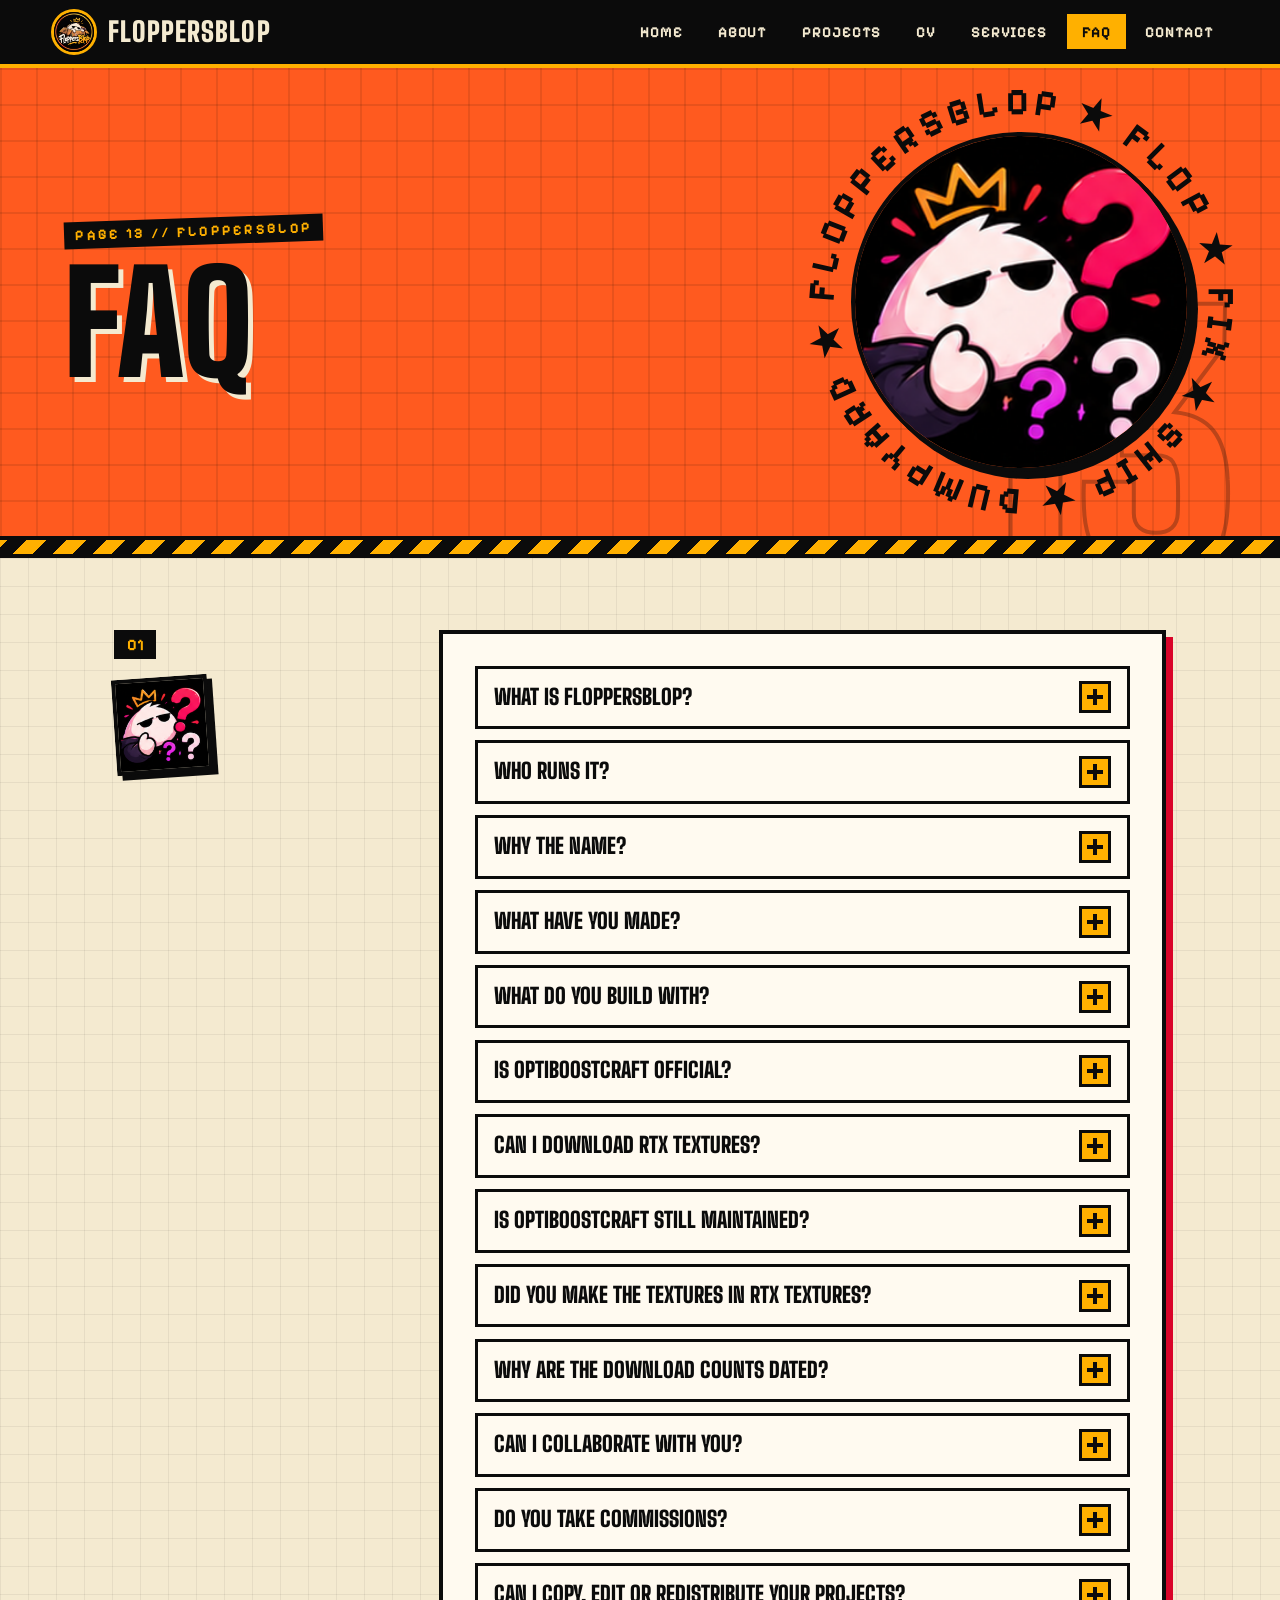
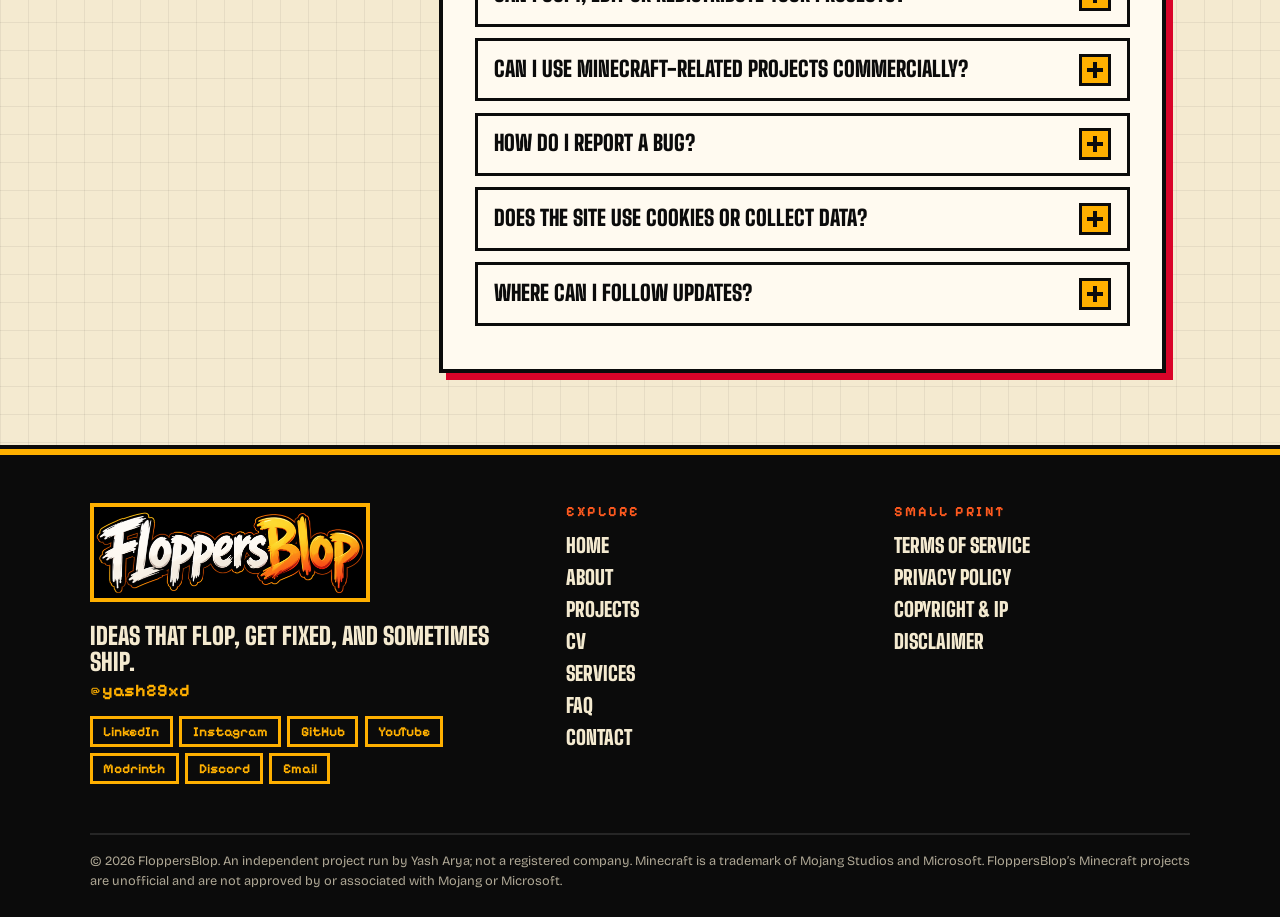
<file: faq.html>
<!doctype html><html lang="en"><head><meta charset="utf-8"><meta name="viewport" content="width=device-width,initial-scale=1">
<title>FAQ | FloppersBlop</title><meta name="description" content="FloppersBlop: an independent project by Yash Arya. Minecraft modpacks, texture packs and software experiments."><link rel="icon" href="assets/favicon.png">
<link rel="preconnect" href="https://fonts.googleapis.com"><link rel="preconnect" href="https://fonts.gstatic.com" crossorigin>
<link href="https://fonts.googleapis.com/css2?family=Big+Shoulders+Display:wght@800;900&family=Bricolage+Grotesque:wght@400;600;700&family=Pixelify+Sans:wght@500;700&display=swap" rel="stylesheet">
<script>(function(){var d=document.documentElement;if(matchMedia("(hover:hover) and (pointer:fine)").matches&&!matchMedia("(prefers-reduced-motion:reduce)").matches)d.classList.add("nc","js-rv","pt")})()</script><link rel="stylesheet" href="styles.css"></head><body class="">
<div class="wipe"></div><div class="blob" aria-hidden="true"><svg viewBox="0 0 80 70"><path d="M8 44C6 22 24 6 44 6s32 14 28 36c-2 14-14 22-32 22S10 58 8 44z" fill="#fff4dc" stroke="#0b0b0b" stroke-width="4"/><path d="M20 30h16v7a8 8 0 0 1-16 0z M46 30h16v7a8 8 0 0 1-16 0z" fill="#0b0b0b"/><path d="M18 29h20M44 29h20" stroke="#0b0b0b" stroke-width="4" stroke-linecap="round"/></svg></div>
<header class="bar"><a class="brand" href="index.html"><img src="assets/logo.png" alt="" width="46" height="46"><b>FloppersBlop</b></a>
<button class="burger" aria-label="Menu" aria-expanded="false"><i></i><i></i><i></i></button><nav><a href="index.html">Home</a><a href="about.html">About</a><a href="projects.html">Projects</a><a href="cv.html">CV</a><a href="services.html">Services</a><a href="faq.html" class="on">FAQ</a><a href="contact.html">Contact</a></nav></header>
<main><div class="mast m-orange"><span class="num">13</span><div class="mi"><div class="mt"><p class="kick">PAGE 13 // FLOPPERSBLOP</p><h1>FAQ</h1></div><div class="vis"><img src="assets/img8.png" alt="" width="300" height="300"><svg class="ring" viewBox="0 0 200 200" aria-hidden="true"><defs><path id="rp" d="M100,100 m-80,0 a80,80 0 1,1 160,0 a80,80 0 1,1 -160,0"/></defs><text><textPath href="#rp" textLength="496" lengthAdjust="spacing">FLOPPERSBLOP &#9733; FLOP &#9733; FIX &#9733; SHIP &#9733; DUMPYARD &#9733;</textPath></text></svg></div></div></div><div class="hz"></div>
<section class="slab s-cream" id="intro-0"><div class="sgrid"><header class="sh"><span class="no">01</span><img class="ico" src="assets/icons/question.png" alt="" width="96" height="96" loading="lazy"></header><div class="blk rv"><details class="qa"><summary>What is FloppersBlop?<i></i></summary><p>An independent creative technology project: Minecraft modpacks and texture packs, software experiments, and notes on how they’re made.</p></details><details class="qa"><summary>Who runs it?<i></i></summary><p>Yash Arya. It’s one person. FloppersBlop isn’t a registered company and has no staff, investors or clients.</p></details><details class="qa"><summary>Why the name?<i></i></summary><p>It began as a joke: a dumpyard for a flopper’s ideas, including those that fail, get rebuilt or end up useful.</p></details><details class="qa"><summary>What have you made?<i></i></summary><p>OptiBoostCraft, a performance-focused Minecraft modpack on Modrinth; RTX Textures, an archived compilation resource pack; and the Growing Channel on YouTube. See the Projects page.</p></details><details class="qa"><summary>What do you build with?<i></i></summary><p>HTML, CSS, JavaScript, Python and C++ across my experiments. Each project page lists what that project actually uses.</p></details><details class="qa"><summary>Is OptiBoostCraft official?<i></i></summary><p>No. It’s an unofficial fan project and isn’t approved by or associated with Mojang or Microsoft. The mods in it belong to their authors.</p></details><details class="qa"><summary>Can I download RTX Textures?<i></i></summary><p>No. It is archived, no longer in production, and not offered from this site.</p></details><details class="qa"><summary>Is OptiBoostCraft still maintained?<i></i></summary><p>Yes. It is still maintained, and the latest release is on its Modrinth page.</p></details><details class="qa"><summary>Did you make the textures in RTX Textures?<i></i></summary><p>No. It is a compilation of other creators’ texture packs, which I combined and resized. The textures belong to their creators, who are credited on the project page.</p></details><details class="qa"><summary>Why are the download counts dated?<i></i></summary><p>Because they change, and because a download isn’t the same as an active player or a performance gain.</p></details><details class="qa"><summary>Can I collaborate with you?<i></i></summary><p>Possibly. Email <a href="mailto:29aryash@gmail.com">29aryash@gmail.com</a> with your idea, what you’d bring and how you’d like to work. I can’t take on everything.</p></details><details class="qa"><summary>Do you take commissions?<i></i></summary><p>No. Everything here is free and I’m not taking paid work. If that changes, the Services page will say so first.</p></details><details class="qa"><summary>Can I copy, edit or redistribute your projects?<i></i></summary><p>Check the licence on the project’s page. If there isn’t one, ask first. Third-party mods, textures and assets have their own terms.</p></details><details class="qa"><summary>Can I use Minecraft-related projects commercially?<i></i></summary><p>Don’t assume you can. Check each project’s licence and the Minecraft Usage Guidelines, and ask me if unsure.</p></details><details class="qa"><summary>How do I report a bug?<i></i></summary><p>Email <a href="mailto:29aryash@gmail.com">29aryash@gmail.com</a> with the project name, your game or software version, what you did and what happened. Don’t send passwords or payment details.</p></details><details class="qa"><summary>Does the site use cookies or collect data?<i></i></summary><p>No cookies and no analytics. Fonts load from Google Fonts, and the site briefly remembers your pointer position inside your own browser tab. If you email me, I keep your message so I can reply. See the Privacy Policy.</p></details><details class="qa"><summary>Where can I follow updates?<i></i></summary><p>On YouTube at the Growing Channel, on Modrinth for OptiBoostCraft, in the Discord server (<a href="https://discord.gg/QXB922G5W5" target="_blank" rel="noopener">https://discord.gg/QXB922G5W5</a>), and on the profiles listed on the Contact page.</p></details></div></div></section></main>
<footer><div class="fg"><div><img class="wm" src="assets/wordmark.png" alt="FloppersBlop" width="600" height="226"><p class="ft">Ideas that flop, get fixed, and sometimes ship.</p><p class="tag">@yash29xd</p><p class="soc"><a href="https://www.linkedin.com/in/yash29xd/" target="_blank" rel="noopener">LinkedIn</a><a href="https://www.instagram.com/floppersblop/" target="_blank" rel="noopener">Instagram</a><a href="https://github.com/Yash29xd" target="_blank" rel="noopener">GitHub</a><a href="https://www.youtube.com/@GrowingChannel" target="_blank" rel="noopener">YouTube</a><a href="https://modrinth.com/user/OptiBoostCraft" target="_blank" rel="noopener">Modrinth</a><a href="https://discord.gg/QXB922G5W5" target="_blank" rel="noopener">Discord</a><a href="mailto:29aryash@gmail.com">Email</a></p></div>
<div class="lk"><h4>Explore</h4><a href="index.html">Home</a><a href="about.html">About</a><a href="projects.html">Projects</a><a href="cv.html">CV</a><a href="services.html">Services</a><a href="faq.html" class="on">FAQ</a><a href="contact.html">Contact</a></div><div class="lk"><h4>Small print</h4><a href="terms.html">Terms of Service</a><a href="privacy.html">Privacy Policy</a><a href="copyright.html">Copyright &amp; IP</a><a href="disclaimer.html">Disclaimer</a></div></div>
<p class="fine">&copy; 2026 FloppersBlop. An independent project run by Yash Arya; not a registered company. Minecraft is a trademark of Mojang Studios and Microsoft. FloppersBlop&rsquo;s Minecraft projects are unofficial and are not approved by or associated with Mojang or Microsoft.</p></footer>
<script src="config.js"></script><script src="app.js"></script></body></html>
</file>
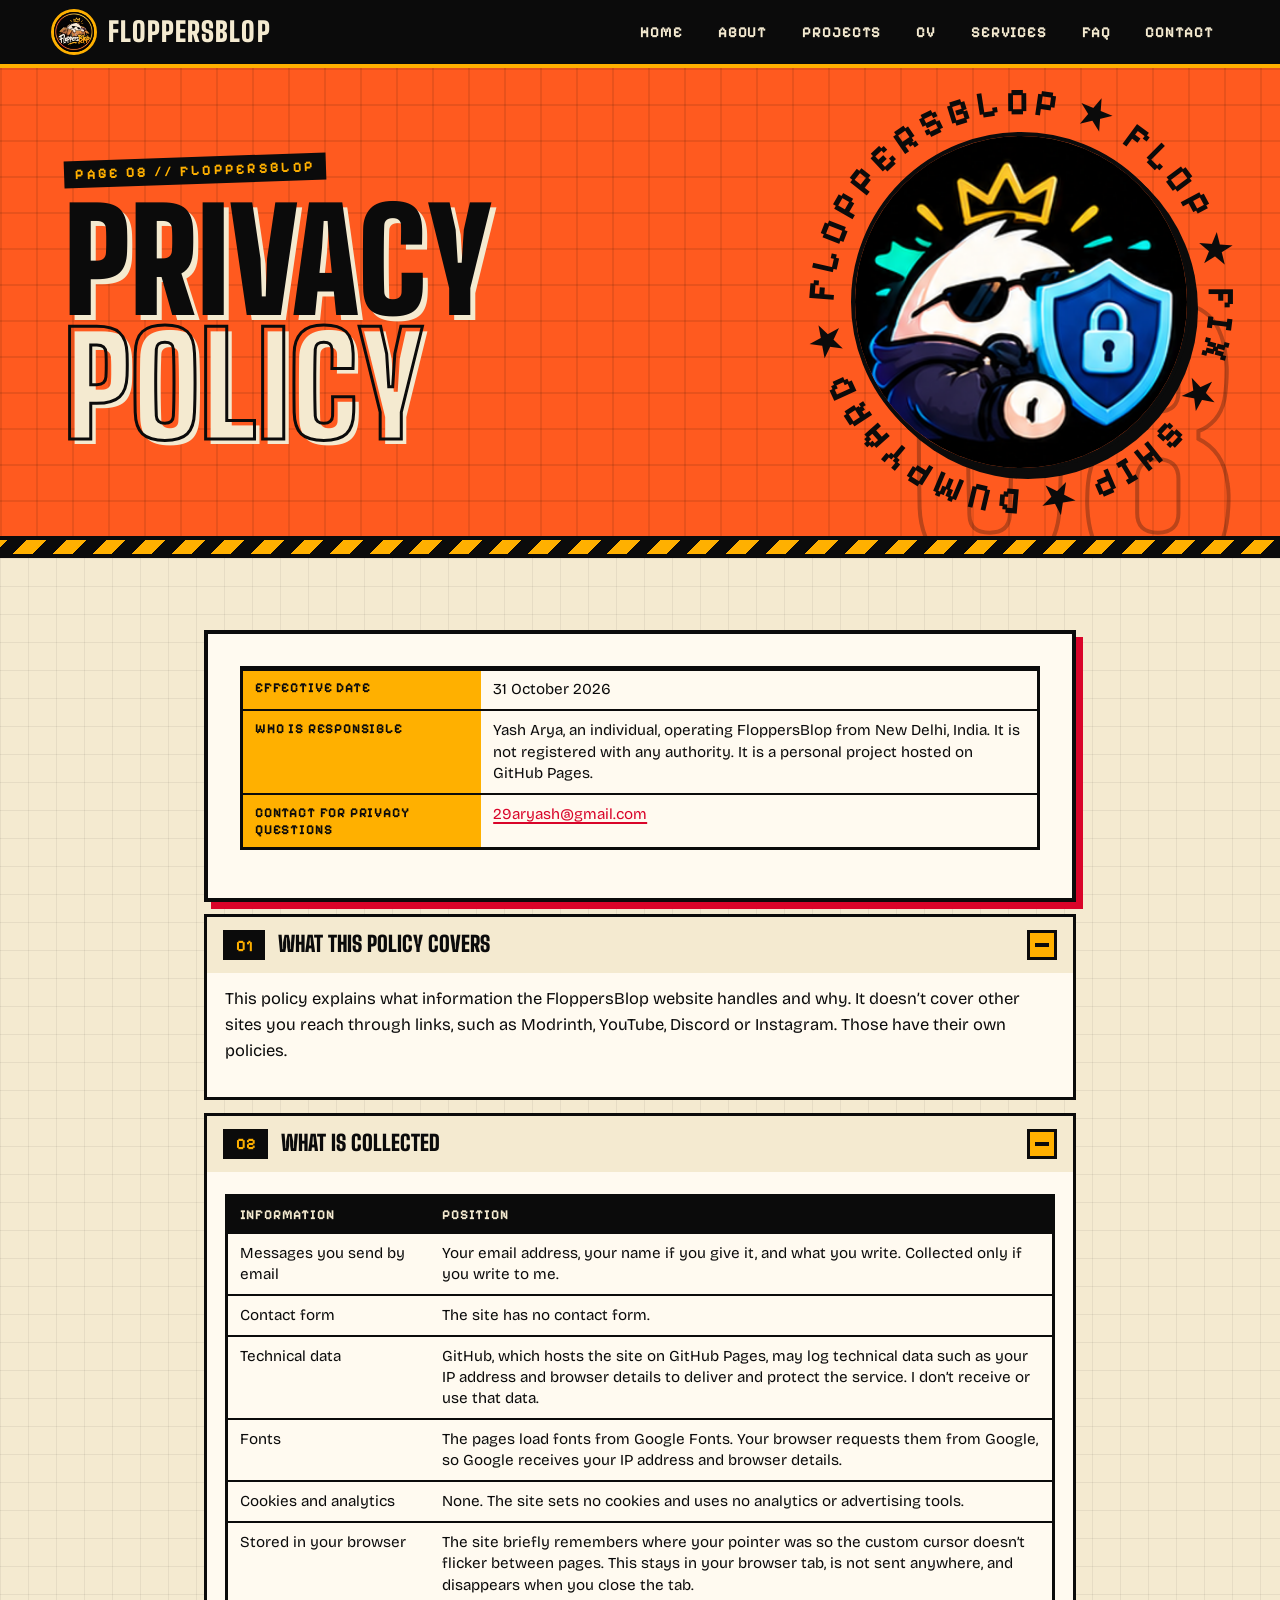
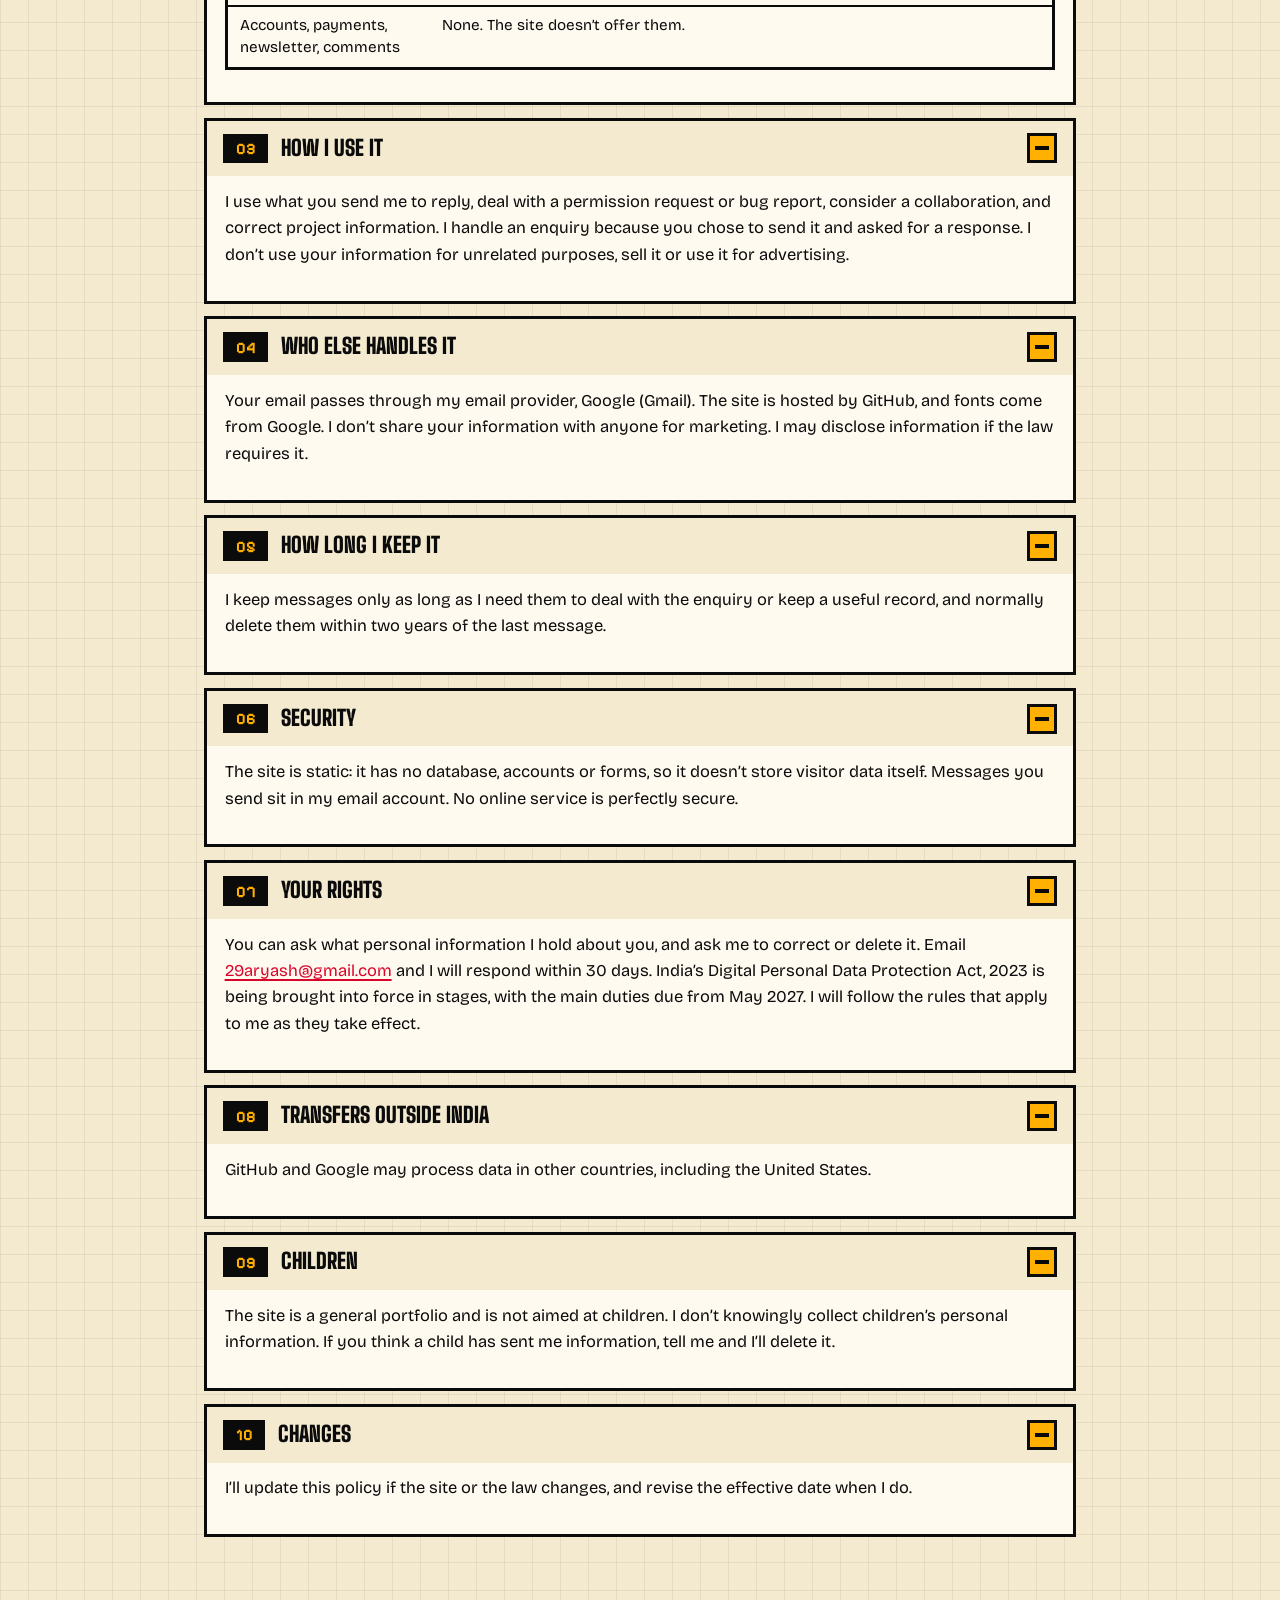
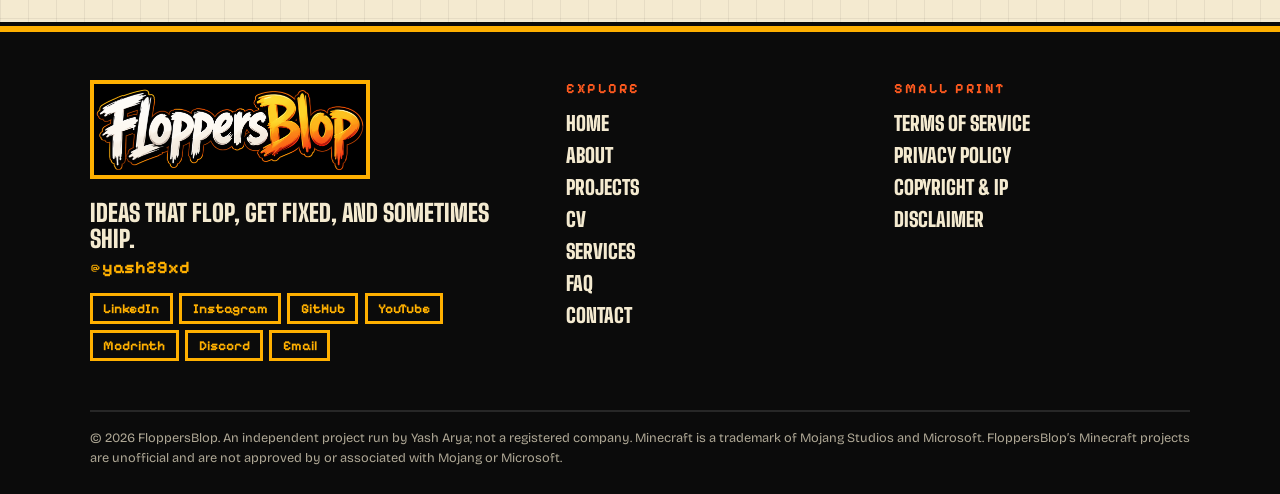
<file: privacy.html>
<!doctype html><html lang="en"><head><meta charset="utf-8"><meta name="viewport" content="width=device-width,initial-scale=1">
<title>Privacy Policy | FloppersBlop</title><meta name="description" content="FloppersBlop: an independent project by Yash Arya. Minecraft modpacks, texture packs and software experiments."><link rel="icon" href="assets/favicon.png">
<link rel="preconnect" href="https://fonts.googleapis.com"><link rel="preconnect" href="https://fonts.gstatic.com" crossorigin>
<link href="https://fonts.googleapis.com/css2?family=Big+Shoulders+Display:wght@800;900&family=Bricolage+Grotesque:wght@400;600;700&family=Pixelify+Sans:wght@500;700&display=swap" rel="stylesheet">
<script>(function(){var d=document.documentElement;if(matchMedia("(hover:hover) and (pointer:fine)").matches&&!matchMedia("(prefers-reduced-motion:reduce)").matches)d.classList.add("nc","js-rv","pt")})()</script><link rel="stylesheet" href="styles.css"></head><body class="">
<div class="wipe"></div><div class="blob" aria-hidden="true"><svg viewBox="0 0 80 70"><path d="M8 44C6 22 24 6 44 6s32 14 28 36c-2 14-14 22-32 22S10 58 8 44z" fill="#fff4dc" stroke="#0b0b0b" stroke-width="4"/><path d="M20 30h16v7a8 8 0 0 1-16 0z M46 30h16v7a8 8 0 0 1-16 0z" fill="#0b0b0b"/><path d="M18 29h20M44 29h20" stroke="#0b0b0b" stroke-width="4" stroke-linecap="round"/></svg></div>
<header class="bar"><a class="brand" href="index.html"><img src="assets/logo.png" alt="" width="46" height="46"><b>FloppersBlop</b></a>
<button class="burger" aria-label="Menu" aria-expanded="false"><i></i><i></i><i></i></button><nav><a href="index.html">Home</a><a href="about.html">About</a><a href="projects.html">Projects</a><a href="cv.html">CV</a><a href="services.html">Services</a><a href="faq.html">FAQ</a><a href="contact.html">Contact</a></nav></header>
<main><div class="mast m-orange"><span class="num">08</span><div class="mi"><div class="mt"><p class="kick">PAGE 08 // FLOPPERSBLOP</p><h1>Privacy <span class="o">Policy</span></h1></div><div class="vis"><img src="assets/img11.png" alt="" width="300" height="300"><svg class="ring" viewBox="0 0 200 200" aria-hidden="true"><defs><path id="rp" d="M100,100 m-80,0 a80,80 0 1,1 160,0 a80,80 0 1,1 -160,0"/></defs><text><textPath href="#rp" textLength="496" lengthAdjust="spacing">FLOPPERSBLOP &#9733; FLOP &#9733; FIX &#9733; SHIP &#9733; DUMPYARD &#9733;</textPath></text></svg></div></div></div><div class="hz"></div>
<section class="slab s-cream"><div class="wrapx"><div class="blk"><div class="tw"><table class="kv"><tbody><tr><th>Effective date</th><td>31 October 2026</td></tr><tr><th>Who is responsible</th><td>Yash Arya, an individual, operating FloppersBlop from New Delhi, India. It is not registered with any authority. It is a personal project hosted on GitHub Pages.</td></tr><tr><th>Contact for privacy questions</th><td><a href="mailto:29aryash@gmail.com">29aryash@gmail.com</a></td></tr></tbody></table></div></div><details class="fold" open id="what-this-policy-covers"><summary><span class="no">01</span>What this policy covers<i></i></summary><div class="fold-in"><p>This policy explains what information the FloppersBlop website handles and why. It doesn’t cover other sites you reach through links, such as Modrinth, YouTube, Discord or Instagram. Those have their own policies.</p></div></details><details class="fold" open id="what-is-collected"><summary><span class="no">02</span>What is collected<i></i></summary><div class="fold-in"><div class="tw"><table><thead><tr><th>Information</th><th>Position</th></tr></thead><tbody><tr><td>Messages you send by email</td><td>Your email address, your name if you give it, and what you write. Collected only if you write to me.</td></tr><tr><td>Contact form</td><td>The site has no contact form.</td></tr><tr><td>Technical data</td><td>GitHub, which hosts the site on GitHub Pages, may log technical data such as your IP address and browser details to deliver and protect the service. I don’t receive or use that data.</td></tr><tr><td>Fonts</td><td>The pages load fonts from Google Fonts. Your browser requests them from Google, so Google receives your IP address and browser details.</td></tr><tr><td>Cookies and analytics</td><td>None. The site sets no cookies and uses no analytics or advertising tools.</td></tr><tr><td>Stored in your browser</td><td>The site briefly remembers where your pointer was so the custom cursor doesn’t flicker between pages. This stays in your browser tab, is not sent anywhere, and disappears when you close the tab.</td></tr><tr><td>Accounts, payments, newsletter, comments</td><td>None. The site doesn’t offer them.</td></tr></tbody></table></div></div></details><details class="fold" open id="how-i-use-it"><summary><span class="no">03</span>How I use it<i></i></summary><div class="fold-in"><p>I use what you send me to reply, deal with a permission request or bug report, consider a collaboration, and correct project information. I handle an enquiry because you chose to send it and asked for a response. I don’t use your information for unrelated purposes, sell it or use it for advertising.</p></div></details><details class="fold" open id="who-else-handles-it"><summary><span class="no">04</span>Who else handles it<i></i></summary><div class="fold-in"><p>Your email passes through my email provider, Google (Gmail). The site is hosted by GitHub, and fonts come from Google. I don’t share your information with anyone for marketing. I may disclose information if the law requires it.</p></div></details><details class="fold" open id="how-long-i-keep-it"><summary><span class="no">05</span>How long I keep it<i></i></summary><div class="fold-in"><p>I keep messages only as long as I need them to deal with the enquiry or keep a useful record, and normally delete them within two years of the last message.</p></div></details><details class="fold" open id="security"><summary><span class="no">06</span>Security<i></i></summary><div class="fold-in"><p>The site is static: it has no database, accounts or forms, so it doesn’t store visitor data itself. Messages you send sit in my email account. No online service is perfectly secure.</p></div></details><details class="fold" open id="your-rights"><summary><span class="no">07</span>Your rights<i></i></summary><div class="fold-in"><p>You can ask what personal information I hold about you, and ask me to correct or delete it. Email <a href="mailto:29aryash@gmail.com">29aryash@gmail.com</a> and I will respond within 30 days. India’s Digital Personal Data Protection Act, 2023 is being brought into force in stages, with the main duties due from May 2027. I will follow the rules that apply to me as they take effect.</p></div></details><details class="fold" open id="transfers-outside-india"><summary><span class="no">08</span>Transfers outside India<i></i></summary><div class="fold-in"><p>GitHub and Google may process data in other countries, including the United States.</p></div></details><details class="fold" open id="children"><summary><span class="no">09</span>Children<i></i></summary><div class="fold-in"><p>The site is a general portfolio and is not aimed at children. I don’t knowingly collect children’s personal information. If you think a child has sent me information, tell me and I’ll delete it.</p></div></details><details class="fold" open id="changes"><summary><span class="no">10</span>Changes<i></i></summary><div class="fold-in"><p>I’ll update this policy if the site or the law changes, and revise the effective date when I do.</p></div></details></div></section></main>
<footer><div class="fg"><div><img class="wm" src="assets/wordmark.png" alt="FloppersBlop" width="600" height="226"><p class="ft">Ideas that flop, get fixed, and sometimes ship.</p><p class="tag">@yash29xd</p><p class="soc"><a href="https://www.linkedin.com/in/yash29xd/" target="_blank" rel="noopener">LinkedIn</a><a href="https://www.instagram.com/floppersblop/" target="_blank" rel="noopener">Instagram</a><a href="https://github.com/Yash29xd" target="_blank" rel="noopener">GitHub</a><a href="https://www.youtube.com/@GrowingChannel" target="_blank" rel="noopener">YouTube</a><a href="https://modrinth.com/user/OptiBoostCraft" target="_blank" rel="noopener">Modrinth</a><a href="https://discord.gg/QXB922G5W5" target="_blank" rel="noopener">Discord</a><a href="mailto:29aryash@gmail.com">Email</a></p></div>
<div class="lk"><h4>Explore</h4><a href="index.html">Home</a><a href="about.html">About</a><a href="projects.html">Projects</a><a href="cv.html">CV</a><a href="services.html">Services</a><a href="faq.html">FAQ</a><a href="contact.html">Contact</a></div><div class="lk"><h4>Small print</h4><a href="terms.html">Terms of Service</a><a href="privacy.html">Privacy Policy</a><a href="copyright.html">Copyright &amp; IP</a><a href="disclaimer.html">Disclaimer</a></div></div>
<p class="fine">&copy; 2026 FloppersBlop. An independent project run by Yash Arya; not a registered company. Minecraft is a trademark of Mojang Studios and Microsoft. FloppersBlop&rsquo;s Minecraft projects are unofficial and are not approved by or associated with Mojang or Microsoft.</p></footer>
<script src="config.js"></script><script src="app.js"></script></body></html>
</file>
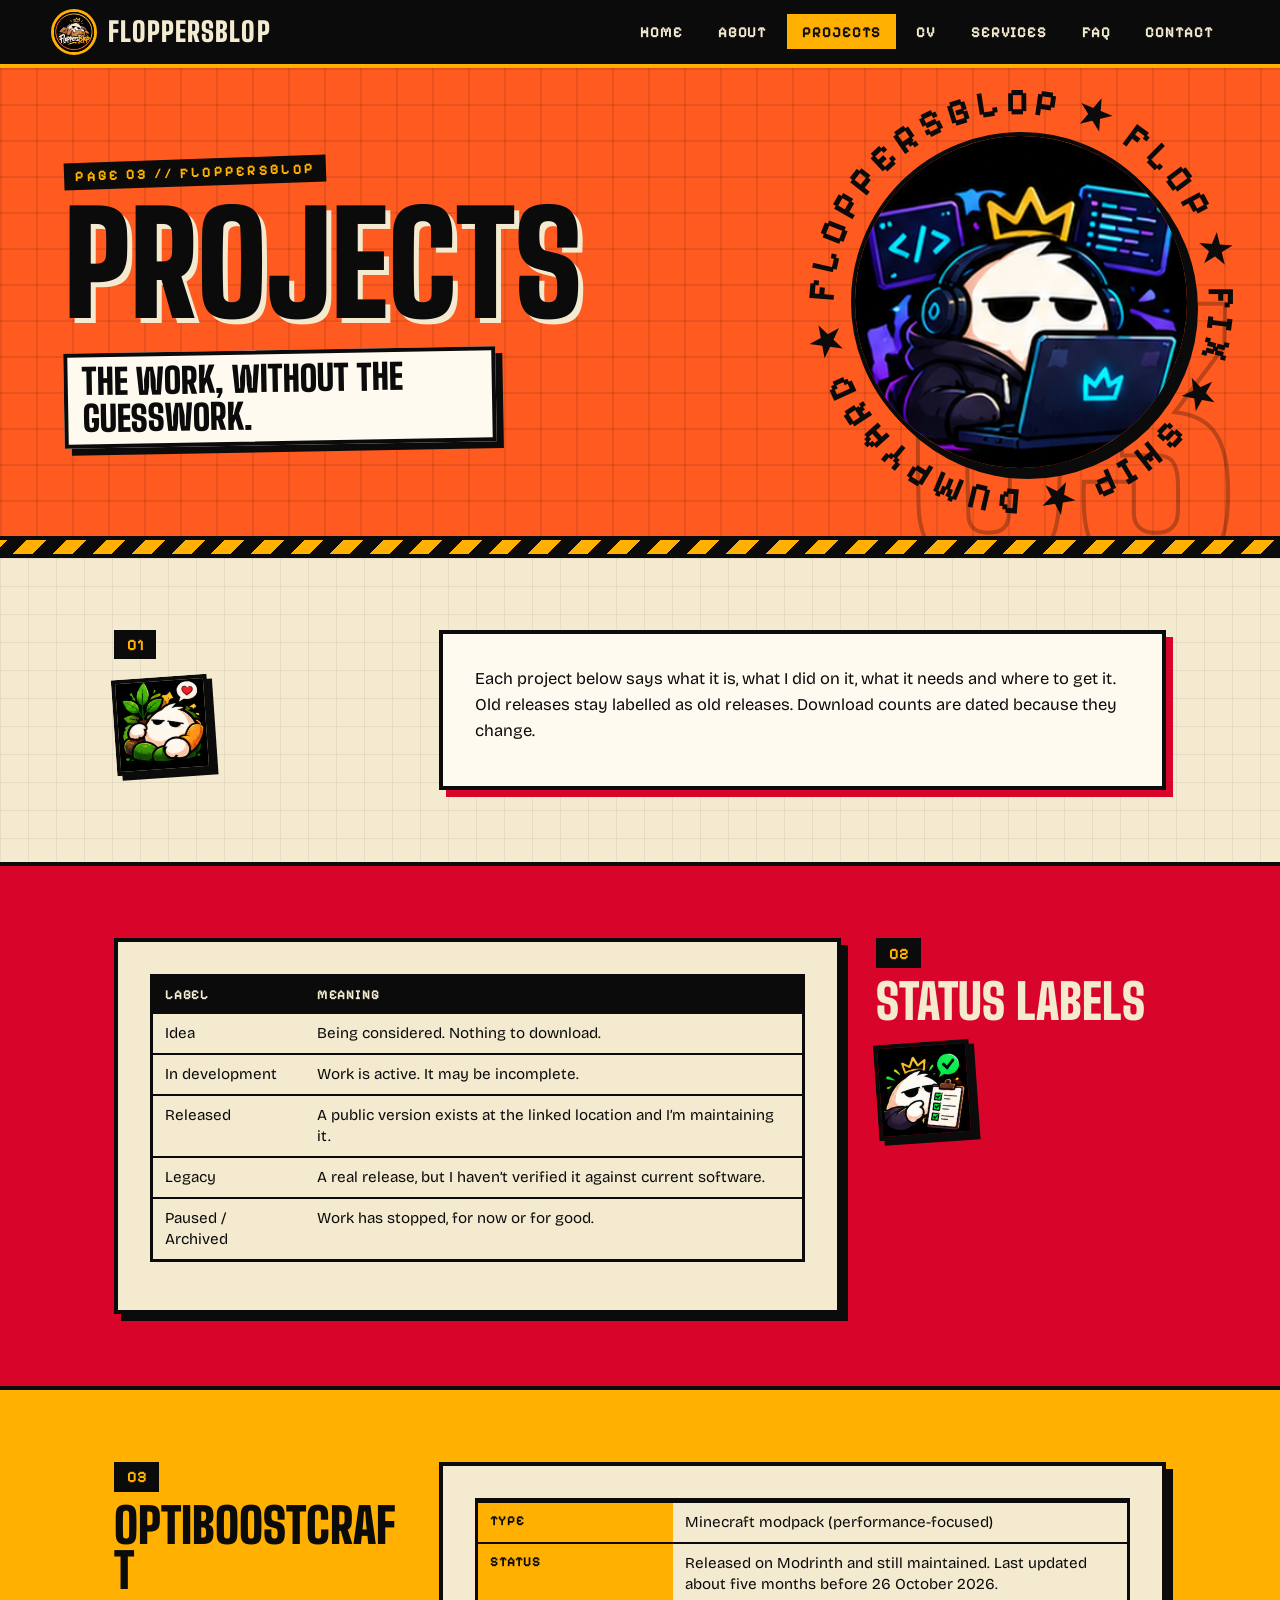
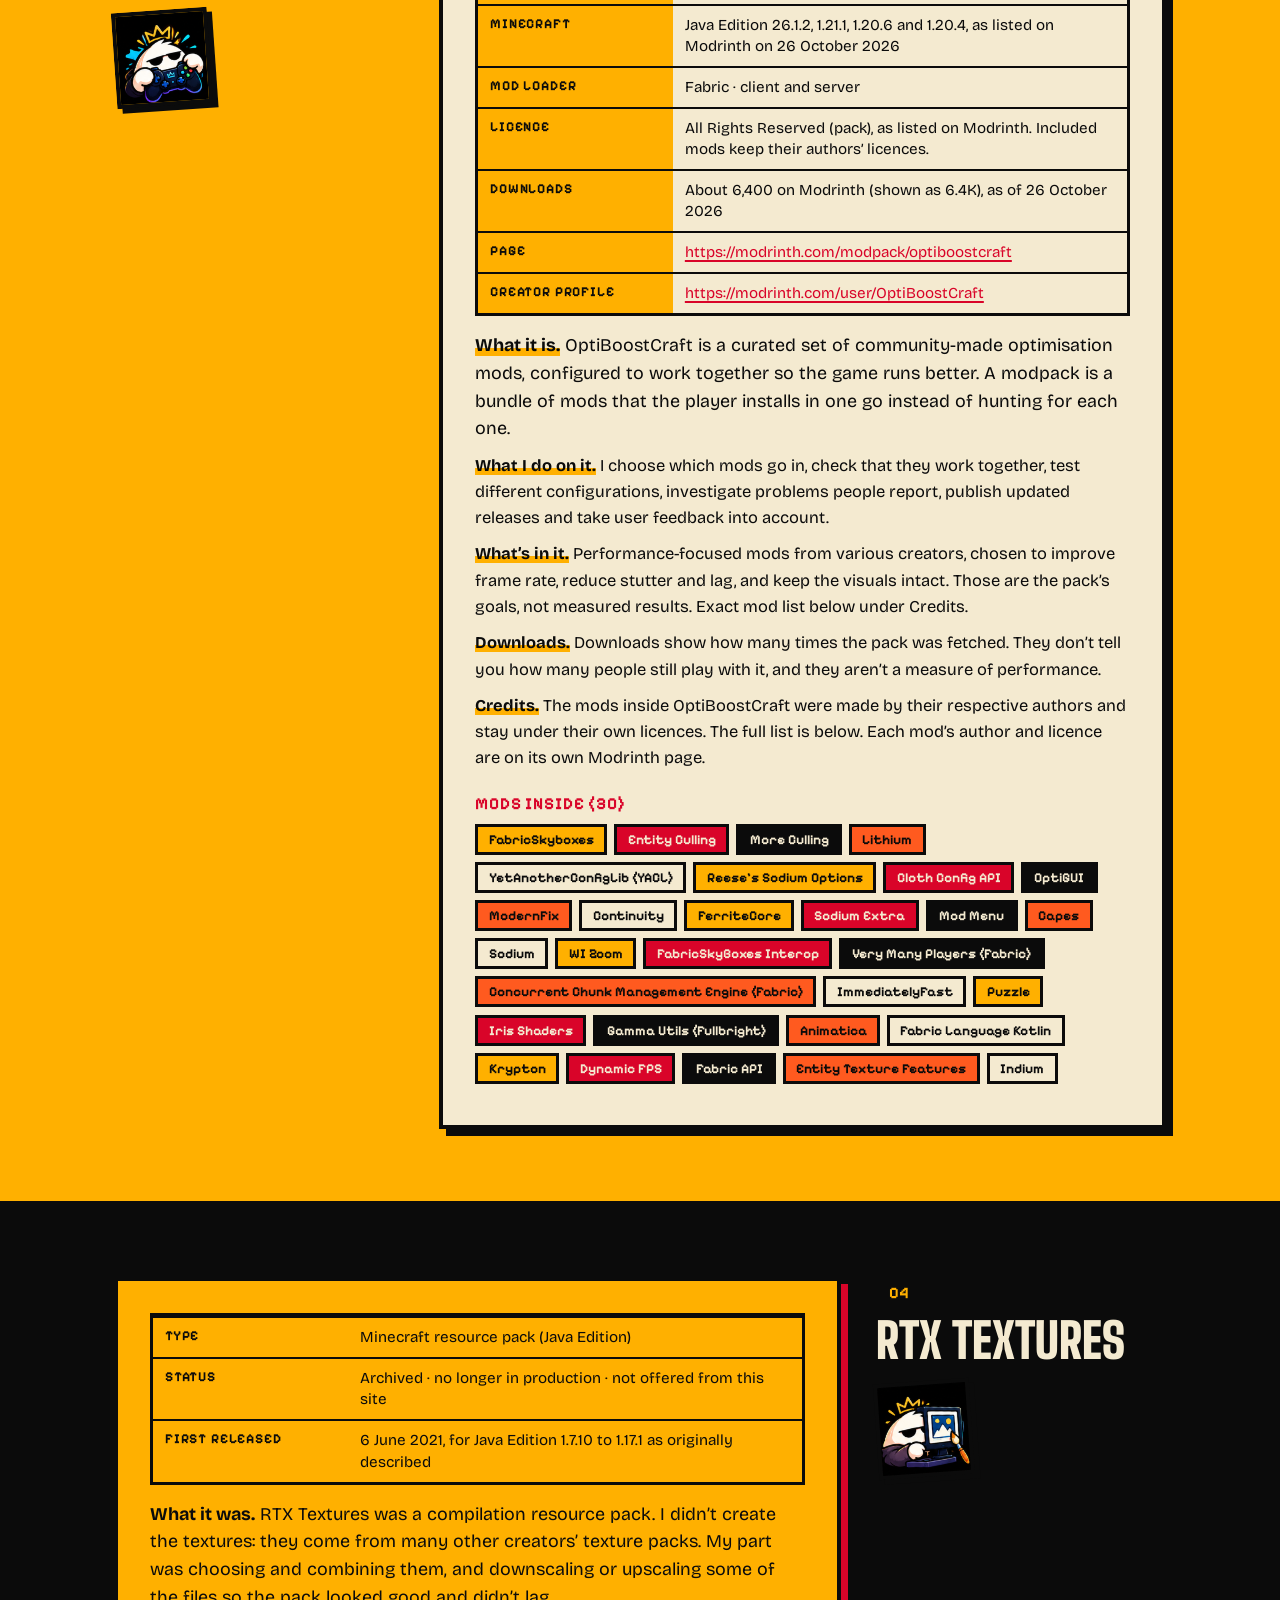
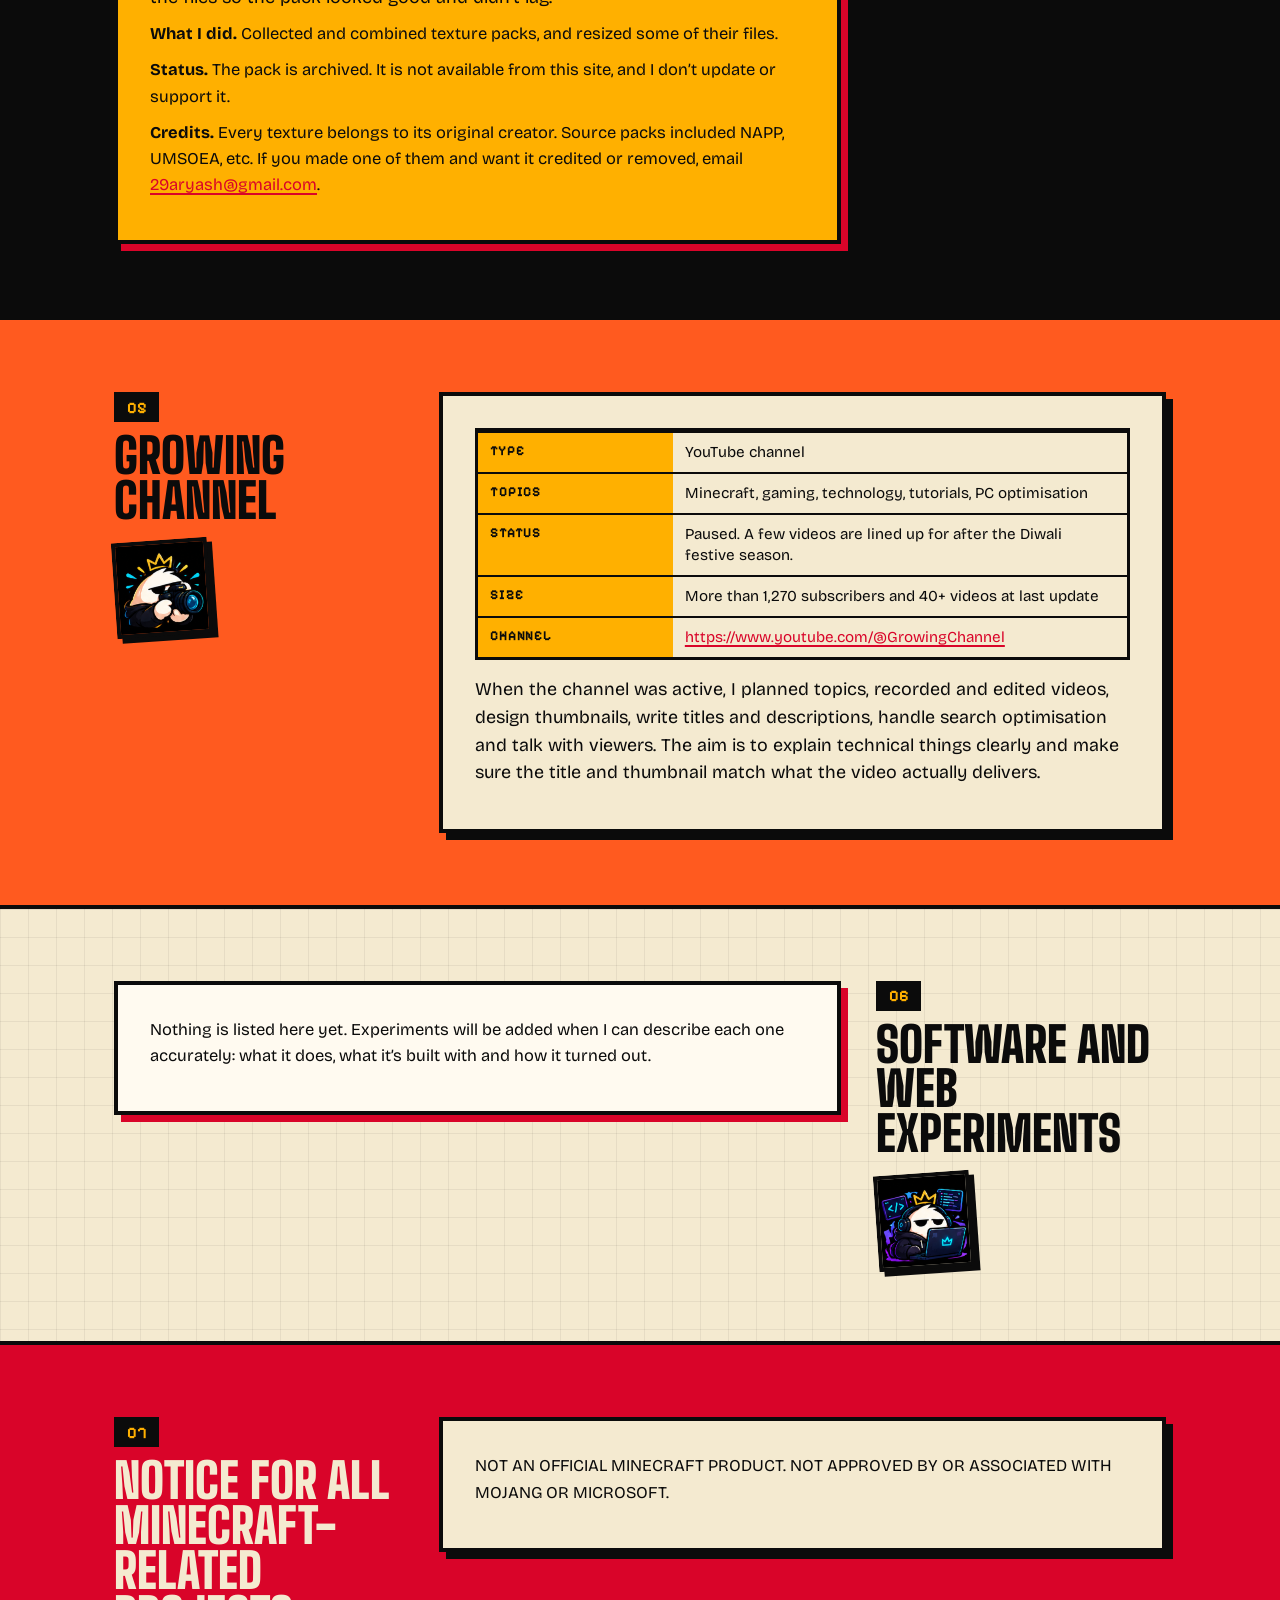
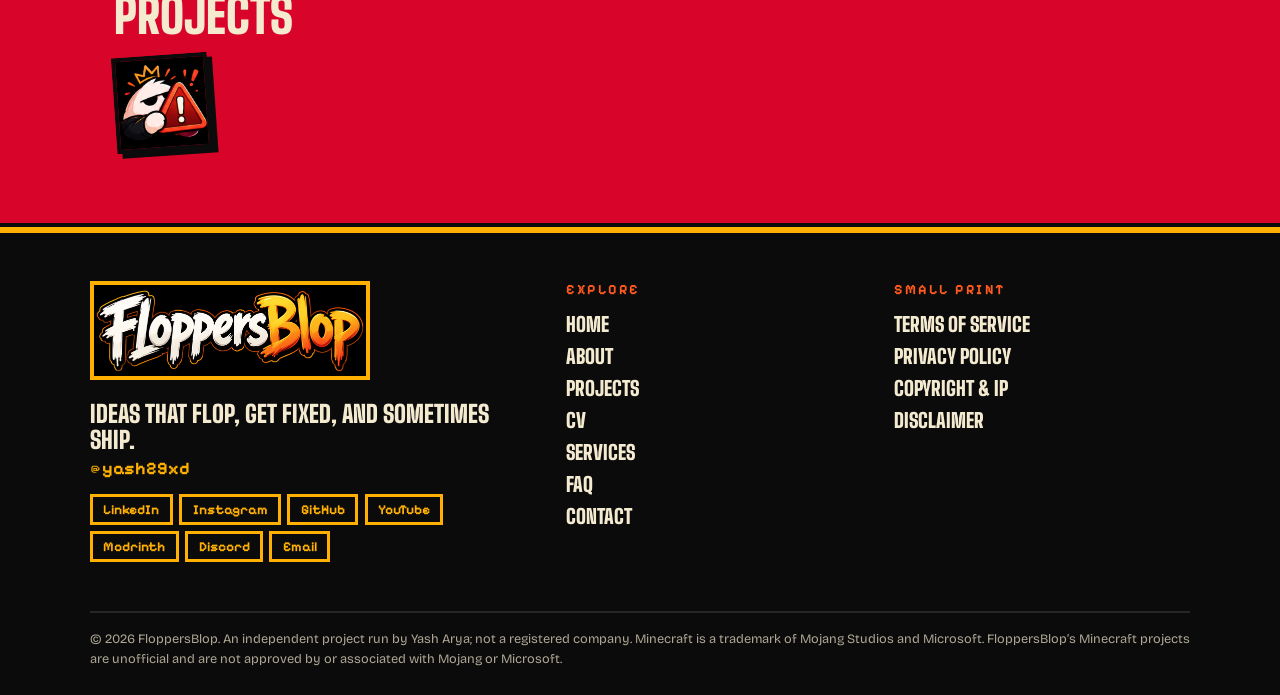
<file: projects.html>
<!doctype html><html lang="en"><head><meta charset="utf-8"><meta name="viewport" content="width=device-width,initial-scale=1">
<title>Projects | FloppersBlop</title><meta name="description" content="FloppersBlop: an independent project by Yash Arya. Minecraft modpacks, texture packs and software experiments."><link rel="icon" href="assets/favicon.png">
<link rel="preconnect" href="https://fonts.googleapis.com"><link rel="preconnect" href="https://fonts.gstatic.com" crossorigin>
<link href="https://fonts.googleapis.com/css2?family=Big+Shoulders+Display:wght@800;900&family=Bricolage+Grotesque:wght@400;600;700&family=Pixelify+Sans:wght@500;700&display=swap" rel="stylesheet">
<script>(function(){var d=document.documentElement;if(matchMedia("(hover:hover) and (pointer:fine)").matches&&!matchMedia("(prefers-reduced-motion:reduce)").matches)d.classList.add("nc","js-rv","pt")})()</script><link rel="stylesheet" href="styles.css"></head><body class="">
<div class="wipe"></div><div class="blob" aria-hidden="true"><svg viewBox="0 0 80 70"><path d="M8 44C6 22 24 6 44 6s32 14 28 36c-2 14-14 22-32 22S10 58 8 44z" fill="#fff4dc" stroke="#0b0b0b" stroke-width="4"/><path d="M20 30h16v7a8 8 0 0 1-16 0z M46 30h16v7a8 8 0 0 1-16 0z" fill="#0b0b0b"/><path d="M18 29h20M44 29h20" stroke="#0b0b0b" stroke-width="4" stroke-linecap="round"/></svg></div>
<header class="bar"><a class="brand" href="index.html"><img src="assets/logo.png" alt="" width="46" height="46"><b>FloppersBlop</b></a>
<button class="burger" aria-label="Menu" aria-expanded="false"><i></i><i></i><i></i></button><nav><a href="index.html">Home</a><a href="about.html">About</a><a href="projects.html" class="on">Projects</a><a href="cv.html">CV</a><a href="services.html">Services</a><a href="faq.html">FAQ</a><a href="contact.html">Contact</a></nav></header>
<main><div class="mast m-orange"><span class="num">03</span><div class="mi"><div class="mt"><p class="kick">PAGE 03 // FLOPPERSBLOP</p><h1>Projects</h1><p class="lede">The work, without the guesswork.</p></div><div class="vis"><img src="assets/img5.png" alt="" width="300" height="300"><svg class="ring" viewBox="0 0 200 200" aria-hidden="true"><defs><path id="rp" d="M100,100 m-80,0 a80,80 0 1,1 160,0 a80,80 0 1,1 -160,0"/></defs><text><textPath href="#rp" textLength="496" lengthAdjust="spacing">FLOPPERSBLOP &#9733; FLOP &#9733; FIX &#9733; SHIP &#9733; DUMPYARD &#9733;</textPath></text></svg></div></div></div><div class="hz"></div>
<section class="slab s-cream" id="intro-0"><div class="sgrid"><header class="sh"><span class="no">01</span><img class="ico" src="assets/icons/plant.png" alt="" width="96" height="96" loading="lazy"></header><div class="blk rv"><p>Each project below says what it is, what I did on it, what it needs and where to get it. Old releases stay labelled as old releases. Download counts are dated because they change.</p></div></div></section><section class="slab s-cherry rev" id="status-labels"><div class="sgrid"><header class="sh"><span class="no">02</span><h2>Status labels</h2><img class="ico" src="assets/icons/clipboard.png" alt="" width="96" height="96" loading="lazy"></header><div class="blk rv"><div class="tw"><table><thead><tr><th>Label</th><th>Meaning</th></tr></thead><tbody><tr><td>Idea</td><td>Being considered. Nothing to download.</td></tr><tr><td>In development</td><td>Work is active. It may be incomplete.</td></tr><tr><td>Released</td><td>A public version exists at the linked location and I’m maintaining it.</td></tr><tr><td>Legacy</td><td>A real release, but I haven’t verified it against current software.</td></tr><tr><td>Paused / Archived</td><td>Work has stopped, for now or for good.</td></tr></tbody></table></div></div></div></section><section class="slab s-amber" id="optiboostcraft"><div class="sgrid"><header class="sh"><span class="no">03</span><h2>OptiBoostCraft</h2><img class="ico" src="assets/icons/gamepad.png" alt="" width="96" height="96" loading="lazy"></header><div class="blk rv"><div class="tw"><table class="kv"><tbody><tr><th>Type</th><td>Minecraft modpack (performance-focused)</td></tr><tr><th>Status</th><td>Released on Modrinth and still maintained. Last updated about five months before 26 October 2026.</td></tr><tr><th>Minecraft</th><td>Java Edition 26.1.2, 1.21.1, 1.20.6 and 1.20.4, as listed on Modrinth on 26 October 2026</td></tr><tr><th>Mod loader</th><td>Fabric · client and server</td></tr><tr><th>Licence</th><td>All Rights Reserved (pack), as listed on Modrinth. Included mods keep their authors’ licences.</td></tr><tr><th>Downloads</th><td>About 6,400 on Modrinth (shown as 6.4K), as of 26 October 2026</td></tr><tr><th>Page</th><td><a href="https://modrinth.com/modpack/optiboostcraft" target="_blank" rel="noopener">https://modrinth.com/modpack/optiboostcraft</a></td></tr><tr><th>Creator profile</th><td><a href="https://modrinth.com/user/OptiBoostCraft" target="_blank" rel="noopener">https://modrinth.com/user/OptiBoostCraft</a></td></tr></tbody></table></div><p><strong>What it is.</strong> OptiBoostCraft is a curated set of community-made optimisation mods, configured to work together so the game runs better. A modpack is a bundle of mods that the player installs in one go instead of hunting for each one.</p><p><strong>What I do on it.</strong> I choose which mods go in, check that they work together, test different configurations, investigate problems people report, publish updated releases and take user feedback into account.</p><p><strong>What’s in it.</strong> Performance-focused mods from various creators, chosen to improve frame rate, reduce stutter and lag, and keep the visuals intact. Those are the pack’s goals, not measured results. Exact mod list below under Credits.</p><p><strong>Downloads.</strong> Downloads show how many times the pack was fetched. They don’t tell you how many people still play with it, and they aren’t a measure of performance.</p><p><strong>Credits.</strong> The mods inside OptiBoostCraft were made by their respective authors and stay under their own licences. The full list is below. Each mod’s author and licence are on its own Modrinth page.</p><div class="chips"><h3>Mods inside (30)</h3><ul><li class="c0">FabricSkyboxes</li><li class="c1">Entity Culling</li><li class="c2">More Culling</li><li class="c3">Lithium</li><li class="c4">YetAnotherConfigLib (YACL)</li><li class="c0">Reese’s Sodium Options</li><li class="c1">Cloth Config API</li><li class="c2">OptiGUI</li><li class="c3">ModernFix</li><li class="c4">Continuity</li><li class="c0">FerriteCore</li><li class="c1">Sodium Extra</li><li class="c2">Mod Menu</li><li class="c3">Capes</li><li class="c4">Sodium</li><li class="c0">WI Zoom</li><li class="c1">FabricSkyBoxes Interop</li><li class="c2">Very Many Players (Fabric)</li><li class="c3">Concurrent Chunk Management Engine (Fabric)</li><li class="c4">ImmediatelyFast</li><li class="c0">Puzzle</li><li class="c1">Iris Shaders</li><li class="c2">Gamma Utils (Fullbright)</li><li class="c3">Animatica</li><li class="c4">Fabric Language Kotlin</li><li class="c0">Krypton</li><li class="c1">Dynamic FPS</li><li class="c2">Fabric API</li><li class="c3">Entity Texture Features</li><li class="c4">Indium</li></ul></div></div></div></section><section class="slab s-ink rev" id="rtx-textures"><div class="sgrid"><header class="sh"><span class="no">04</span><h2>RTX Textures</h2><img class="ico" src="assets/icons/design.png" alt="" width="96" height="96" loading="lazy"></header><div class="blk rv"><div class="tw"><table class="kv"><tbody><tr><th>Type</th><td>Minecraft resource pack (Java Edition)</td></tr><tr><th>Status</th><td>Archived · no longer in production · not offered from this site</td></tr><tr><th>First released</th><td>6 June 2021, for Java Edition 1.7.10 to 1.17.1 as originally described</td></tr></tbody></table></div><p><strong>What it was.</strong> RTX Textures was a compilation resource pack. I didn’t create the textures: they come from many other creators’ texture packs. My part was choosing and combining them, and downscaling or upscaling some of the files so the pack looked good and didn’t lag.</p><p><strong>What I did.</strong> Collected and combined texture packs, and resized some of their files.</p><p><strong>Status.</strong> The pack is archived. It is not available from this site, and I don’t update or support it.</p><p><strong>Credits.</strong> Every texture belongs to its original creator. Source packs included NAPP, UMSOEA, etc. If you made one of them and want it credited or removed, email <a href="mailto:29aryash@gmail.com">29aryash@gmail.com</a>.</p></div></div></section><section class="slab s-orange" id="growing-channel"><div class="sgrid"><header class="sh"><span class="no">05</span><h2>Growing Channel</h2><img class="ico" src="assets/icons/camera.png" alt="" width="96" height="96" loading="lazy"></header><div class="blk rv"><div class="tw"><table class="kv"><tbody><tr><th>Type</th><td>YouTube channel</td></tr><tr><th>Topics</th><td>Minecraft, gaming, technology, tutorials, PC optimisation</td></tr><tr><th>Status</th><td>Paused. A few videos are lined up for after the Diwali festive season.</td></tr><tr><th>Size</th><td>More than 1,270 subscribers and 40+ videos at last update</td></tr><tr><th>Channel</th><td><a href="https://www.youtube.com/@GrowingChannel" target="_blank" rel="noopener">https://www.youtube.com/@GrowingChannel</a></td></tr></tbody></table></div><p>When the channel was active, I planned topics, recorded and edited videos, design thumbnails, write titles and descriptions, handle search optimisation and talk with viewers. The aim is to explain technical things clearly and make sure the title and thumbnail match what the video actually delivers.</p></div></div></section><section class="slab s-cream rev" id="software-and-web-experiments"><div class="sgrid"><header class="sh"><span class="no">06</span><h2>Software and web experiments</h2><img class="ico" src="assets/icons/laptop.png" alt="" width="96" height="96" loading="lazy"></header><div class="blk rv"><p>Nothing is listed here yet. Experiments will be added when I can describe each one accurately: what it does, what it’s built with and how it turned out.</p></div></div></section><section class="slab s-cherry" id="notice-for-all-minecraft-related-projects"><div class="sgrid"><header class="sh"><span class="no">07</span><h2>Notice for all Minecraft-related projects</h2><img class="ico" src="assets/icons/warning.png" alt="" width="96" height="96" loading="lazy"></header><div class="blk rv"><p>NOT AN OFFICIAL MINECRAFT PRODUCT. NOT APPROVED BY OR ASSOCIATED WITH MOJANG OR MICROSOFT.</p></div></div></section></main>
<footer><div class="fg"><div><img class="wm" src="assets/wordmark.png" alt="FloppersBlop" width="600" height="226"><p class="ft">Ideas that flop, get fixed, and sometimes ship.</p><p class="tag">@yash29xd</p><p class="soc"><a href="https://www.linkedin.com/in/yash29xd/" target="_blank" rel="noopener">LinkedIn</a><a href="https://www.instagram.com/floppersblop/" target="_blank" rel="noopener">Instagram</a><a href="https://github.com/Yash29xd" target="_blank" rel="noopener">GitHub</a><a href="https://www.youtube.com/@GrowingChannel" target="_blank" rel="noopener">YouTube</a><a href="https://modrinth.com/user/OptiBoostCraft" target="_blank" rel="noopener">Modrinth</a><a href="https://discord.gg/QXB922G5W5" target="_blank" rel="noopener">Discord</a><a href="mailto:29aryash@gmail.com">Email</a></p></div>
<div class="lk"><h4>Explore</h4><a href="index.html">Home</a><a href="about.html">About</a><a href="projects.html" class="on">Projects</a><a href="cv.html">CV</a><a href="services.html">Services</a><a href="faq.html">FAQ</a><a href="contact.html">Contact</a></div><div class="lk"><h4>Small print</h4><a href="terms.html">Terms of Service</a><a href="privacy.html">Privacy Policy</a><a href="copyright.html">Copyright &amp; IP</a><a href="disclaimer.html">Disclaimer</a></div></div>
<p class="fine">&copy; 2026 FloppersBlop. An independent project run by Yash Arya; not a registered company. Minecraft is a trademark of Mojang Studios and Microsoft. FloppersBlop&rsquo;s Minecraft projects are unofficial and are not approved by or associated with Mojang or Microsoft.</p></footer>
<script src="config.js"></script><script src="app.js"></script></body></html>
</file>
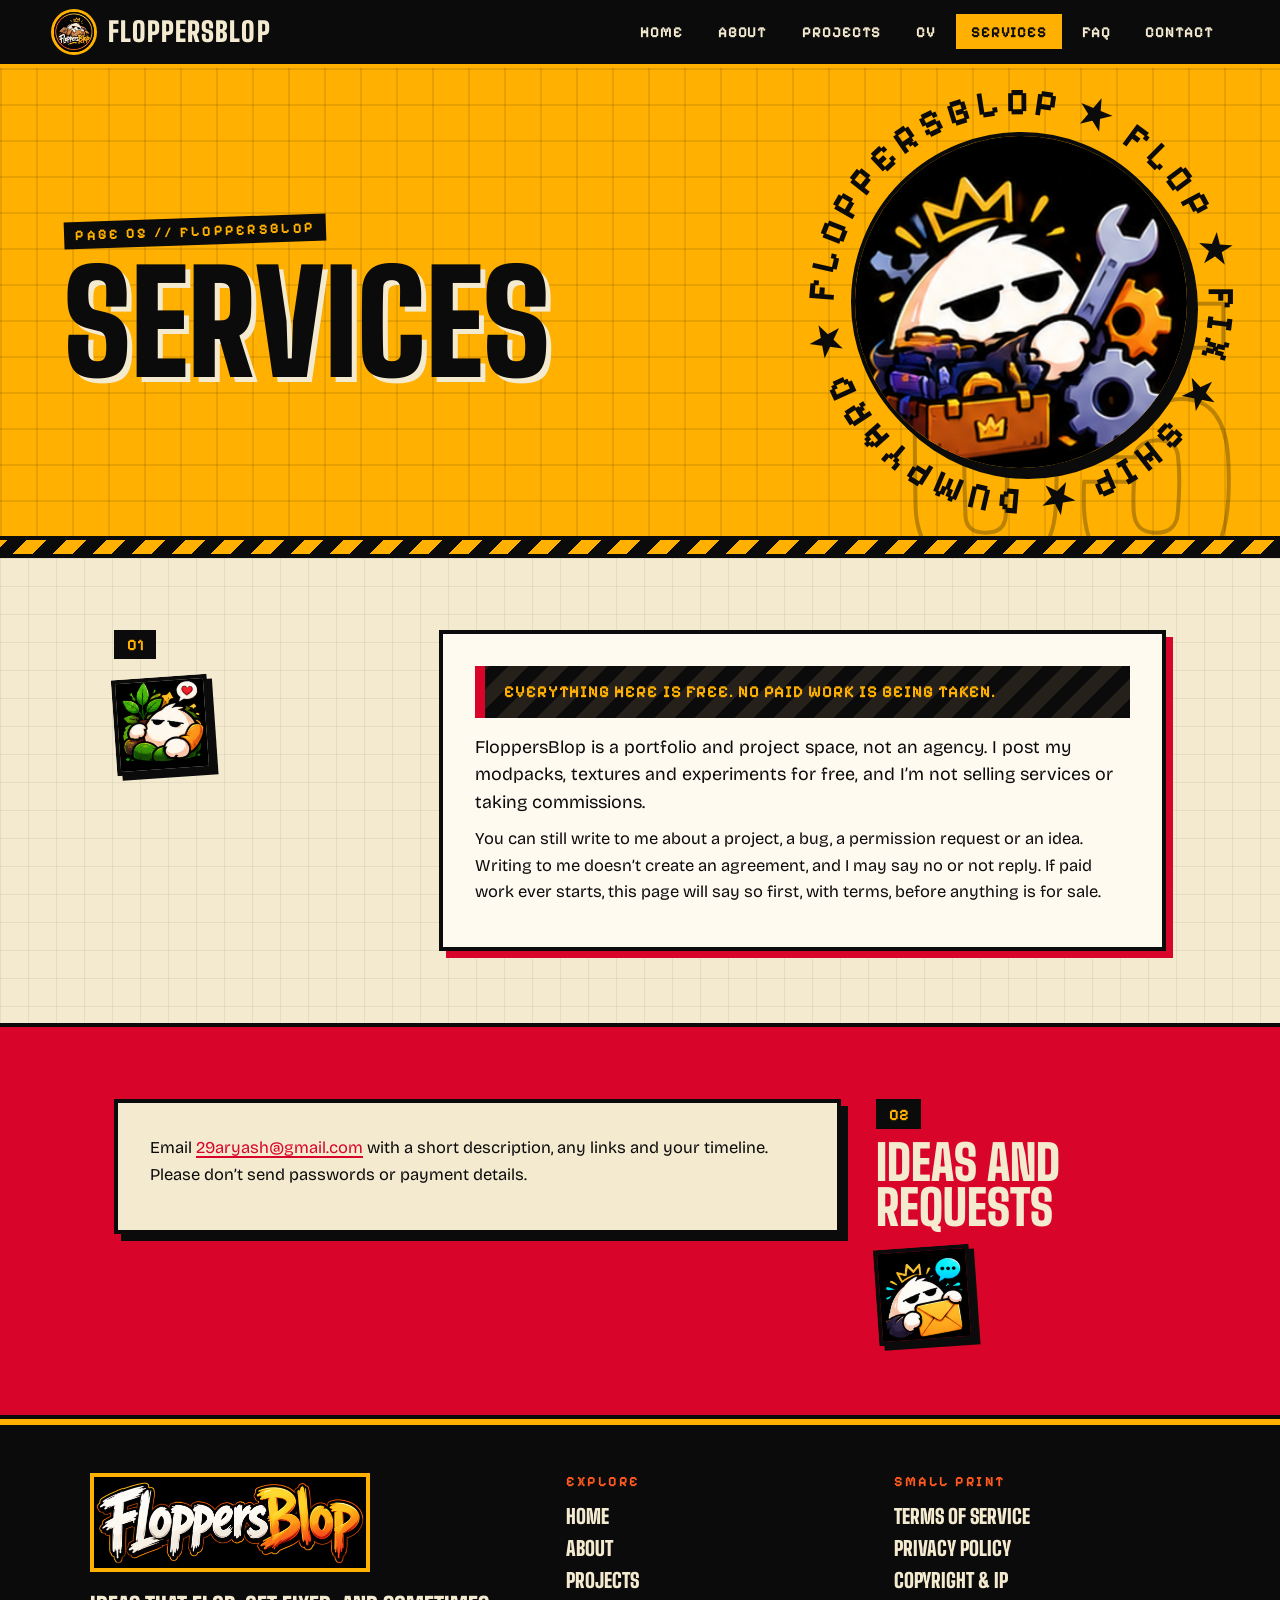
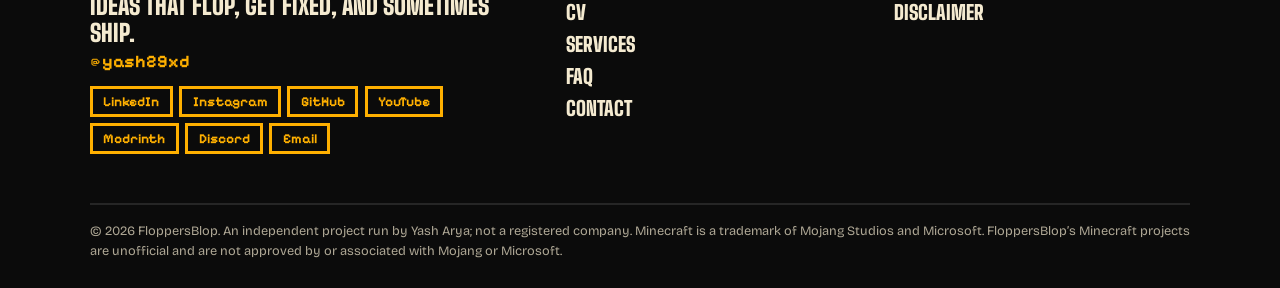
<file: services.html>
<!doctype html><html lang="en"><head><meta charset="utf-8"><meta name="viewport" content="width=device-width,initial-scale=1">
<title>Services | FloppersBlop</title><meta name="description" content="FloppersBlop: an independent project by Yash Arya. Minecraft modpacks, texture packs and software experiments."><link rel="icon" href="assets/favicon.png">
<link rel="preconnect" href="https://fonts.googleapis.com"><link rel="preconnect" href="https://fonts.gstatic.com" crossorigin>
<link href="https://fonts.googleapis.com/css2?family=Big+Shoulders+Display:wght@800;900&family=Bricolage+Grotesque:wght@400;600;700&family=Pixelify+Sans:wght@500;700&display=swap" rel="stylesheet">
<script>(function(){var d=document.documentElement;if(matchMedia("(hover:hover) and (pointer:fine)").matches&&!matchMedia("(prefers-reduced-motion:reduce)").matches)d.classList.add("nc","js-rv","pt")})()</script><link rel="stylesheet" href="styles.css"></head><body class="">
<div class="wipe"></div><div class="blob" aria-hidden="true"><svg viewBox="0 0 80 70"><path d="M8 44C6 22 24 6 44 6s32 14 28 36c-2 14-14 22-32 22S10 58 8 44z" fill="#fff4dc" stroke="#0b0b0b" stroke-width="4"/><path d="M20 30h16v7a8 8 0 0 1-16 0z M46 30h16v7a8 8 0 0 1-16 0z" fill="#0b0b0b"/><path d="M18 29h20M44 29h20" stroke="#0b0b0b" stroke-width="4" stroke-linecap="round"/></svg></div>
<header class="bar"><a class="brand" href="index.html"><img src="assets/logo.png" alt="" width="46" height="46"><b>FloppersBlop</b></a>
<button class="burger" aria-label="Menu" aria-expanded="false"><i></i><i></i><i></i></button><nav><a href="index.html">Home</a><a href="about.html">About</a><a href="projects.html">Projects</a><a href="cv.html">CV</a><a href="services.html" class="on">Services</a><a href="faq.html">FAQ</a><a href="contact.html">Contact</a></nav></header>
<main><div class="mast m-amber"><span class="num">05</span><div class="mi"><div class="mt"><p class="kick">PAGE 05 // FLOPPERSBLOP</p><h1>Services</h1></div><div class="vis"><img src="assets/img7.png" alt="" width="300" height="300"><svg class="ring" viewBox="0 0 200 200" aria-hidden="true"><defs><path id="rp" d="M100,100 m-80,0 a80,80 0 1,1 160,0 a80,80 0 1,1 -160,0"/></defs><text><textPath href="#rp" textLength="496" lengthAdjust="spacing">FLOPPERSBLOP &#9733; FLOP &#9733; FIX &#9733; SHIP &#9733; DUMPYARD &#9733;</textPath></text></svg></div></div></div><div class="hz"></div>
<section class="slab s-cream" id="intro-0"><div class="sgrid"><header class="sh"><span class="no">01</span><img class="ico" src="assets/icons/plant.png" alt="" width="96" height="96" loading="lazy"></header><div class="blk rv"><div class="ban">EVERYTHING HERE IS FREE. NO PAID WORK IS BEING TAKEN.</div><p>FloppersBlop is a portfolio and project space, not an agency. I post my modpacks, textures and experiments for free, and I’m not selling services or taking commissions.</p><p>You can still write to me about a project, a bug, a permission request or an idea. Writing to me doesn’t create an agreement, and I may say no or not reply. If paid work ever starts, this page will say so first, with terms, before anything is for sale.</p></div></div></section><section class="slab s-cherry rev" id="ideas-and-requests"><div class="sgrid"><header class="sh"><span class="no">02</span><h2>Ideas and requests</h2><img class="ico" src="assets/icons/envelope.png" alt="" width="96" height="96" loading="lazy"></header><div class="blk rv"><p>Email <a href="mailto:29aryash@gmail.com">29aryash@gmail.com</a> with a short description, any links and your timeline. Please don’t send passwords or payment details.</p></div></div></section></main>
<footer><div class="fg"><div><img class="wm" src="assets/wordmark.png" alt="FloppersBlop" width="600" height="226"><p class="ft">Ideas that flop, get fixed, and sometimes ship.</p><p class="tag">@yash29xd</p><p class="soc"><a href="https://www.linkedin.com/in/yash29xd/" target="_blank" rel="noopener">LinkedIn</a><a href="https://www.instagram.com/floppersblop/" target="_blank" rel="noopener">Instagram</a><a href="https://github.com/Yash29xd" target="_blank" rel="noopener">GitHub</a><a href="https://www.youtube.com/@GrowingChannel" target="_blank" rel="noopener">YouTube</a><a href="https://modrinth.com/user/OptiBoostCraft" target="_blank" rel="noopener">Modrinth</a><a href="https://discord.gg/QXB922G5W5" target="_blank" rel="noopener">Discord</a><a href="mailto:29aryash@gmail.com">Email</a></p></div>
<div class="lk"><h4>Explore</h4><a href="index.html">Home</a><a href="about.html">About</a><a href="projects.html">Projects</a><a href="cv.html">CV</a><a href="services.html" class="on">Services</a><a href="faq.html">FAQ</a><a href="contact.html">Contact</a></div><div class="lk"><h4>Small print</h4><a href="terms.html">Terms of Service</a><a href="privacy.html">Privacy Policy</a><a href="copyright.html">Copyright &amp; IP</a><a href="disclaimer.html">Disclaimer</a></div></div>
<p class="fine">&copy; 2026 FloppersBlop. An independent project run by Yash Arya; not a registered company. Minecraft is a trademark of Mojang Studios and Microsoft. FloppersBlop&rsquo;s Minecraft projects are unofficial and are not approved by or associated with Mojang or Microsoft.</p></footer>
<script src="config.js"></script><script src="app.js"></script></body></html>
</file>
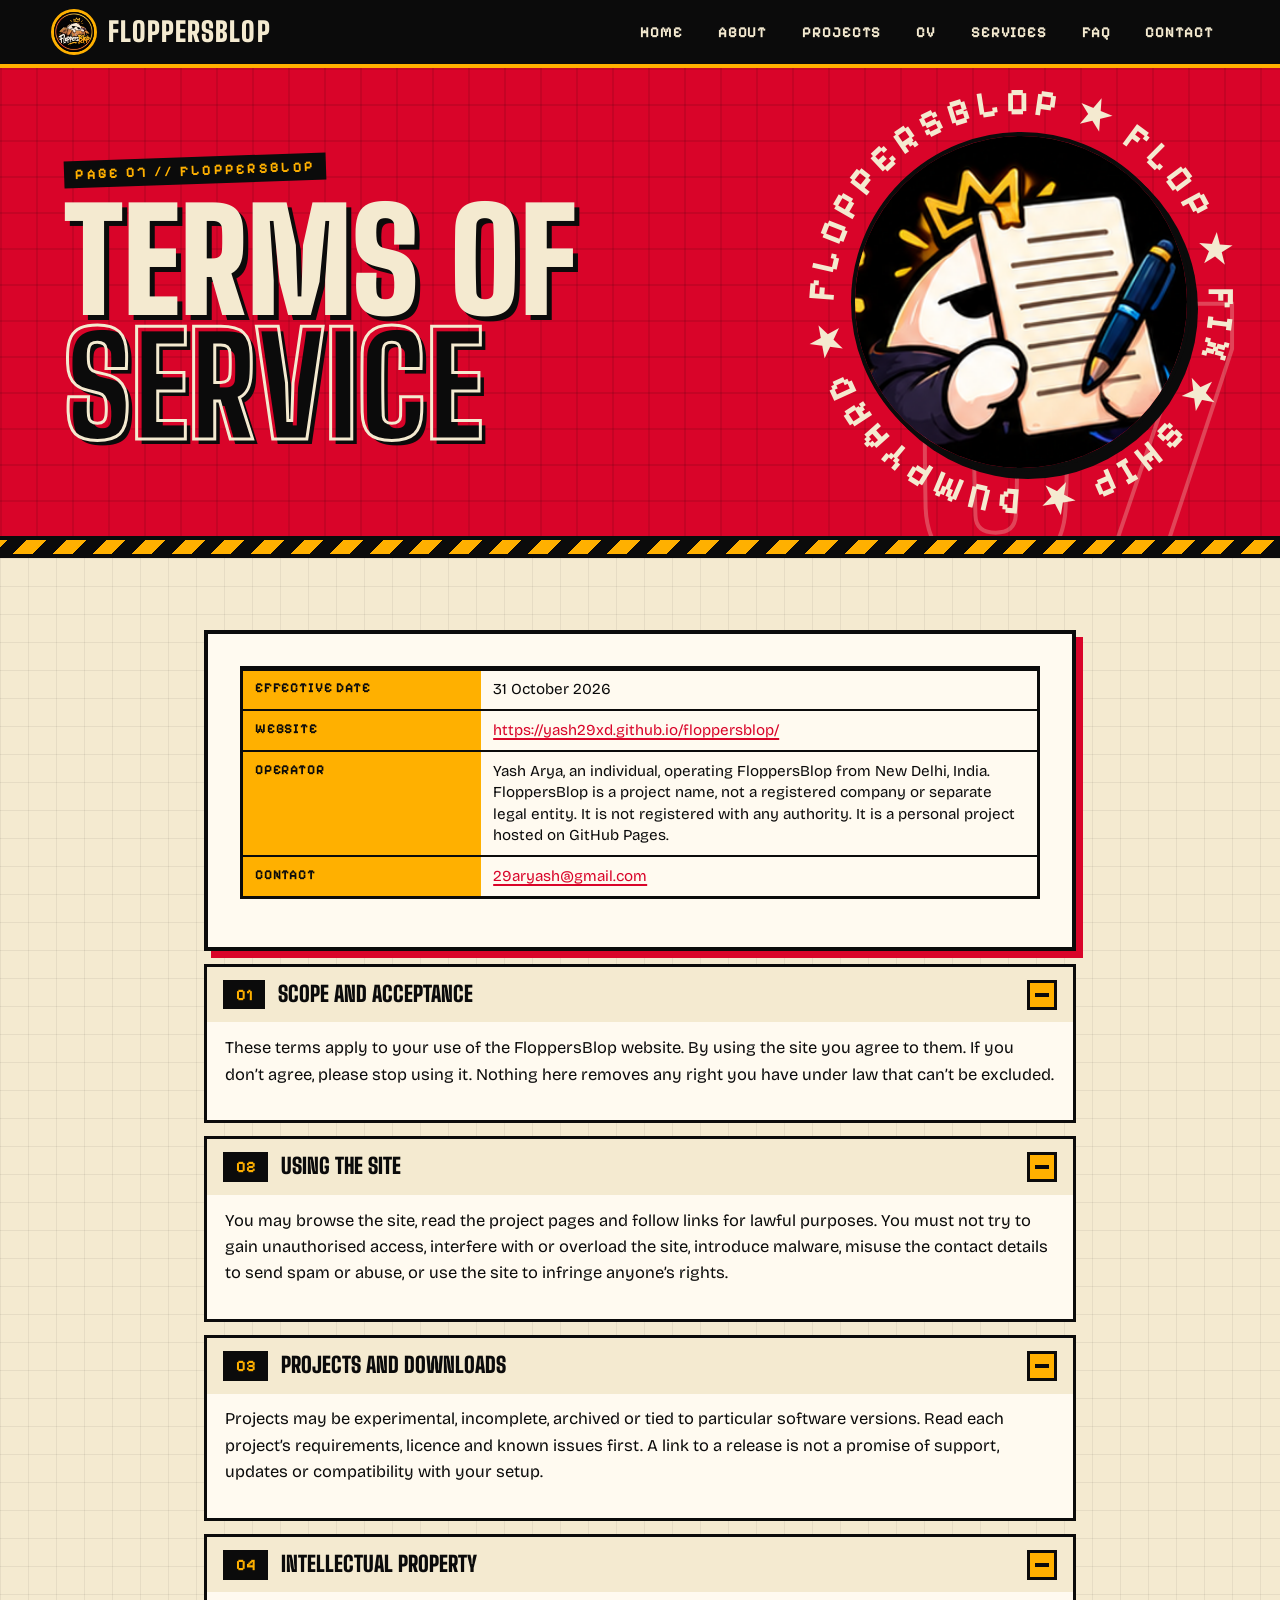
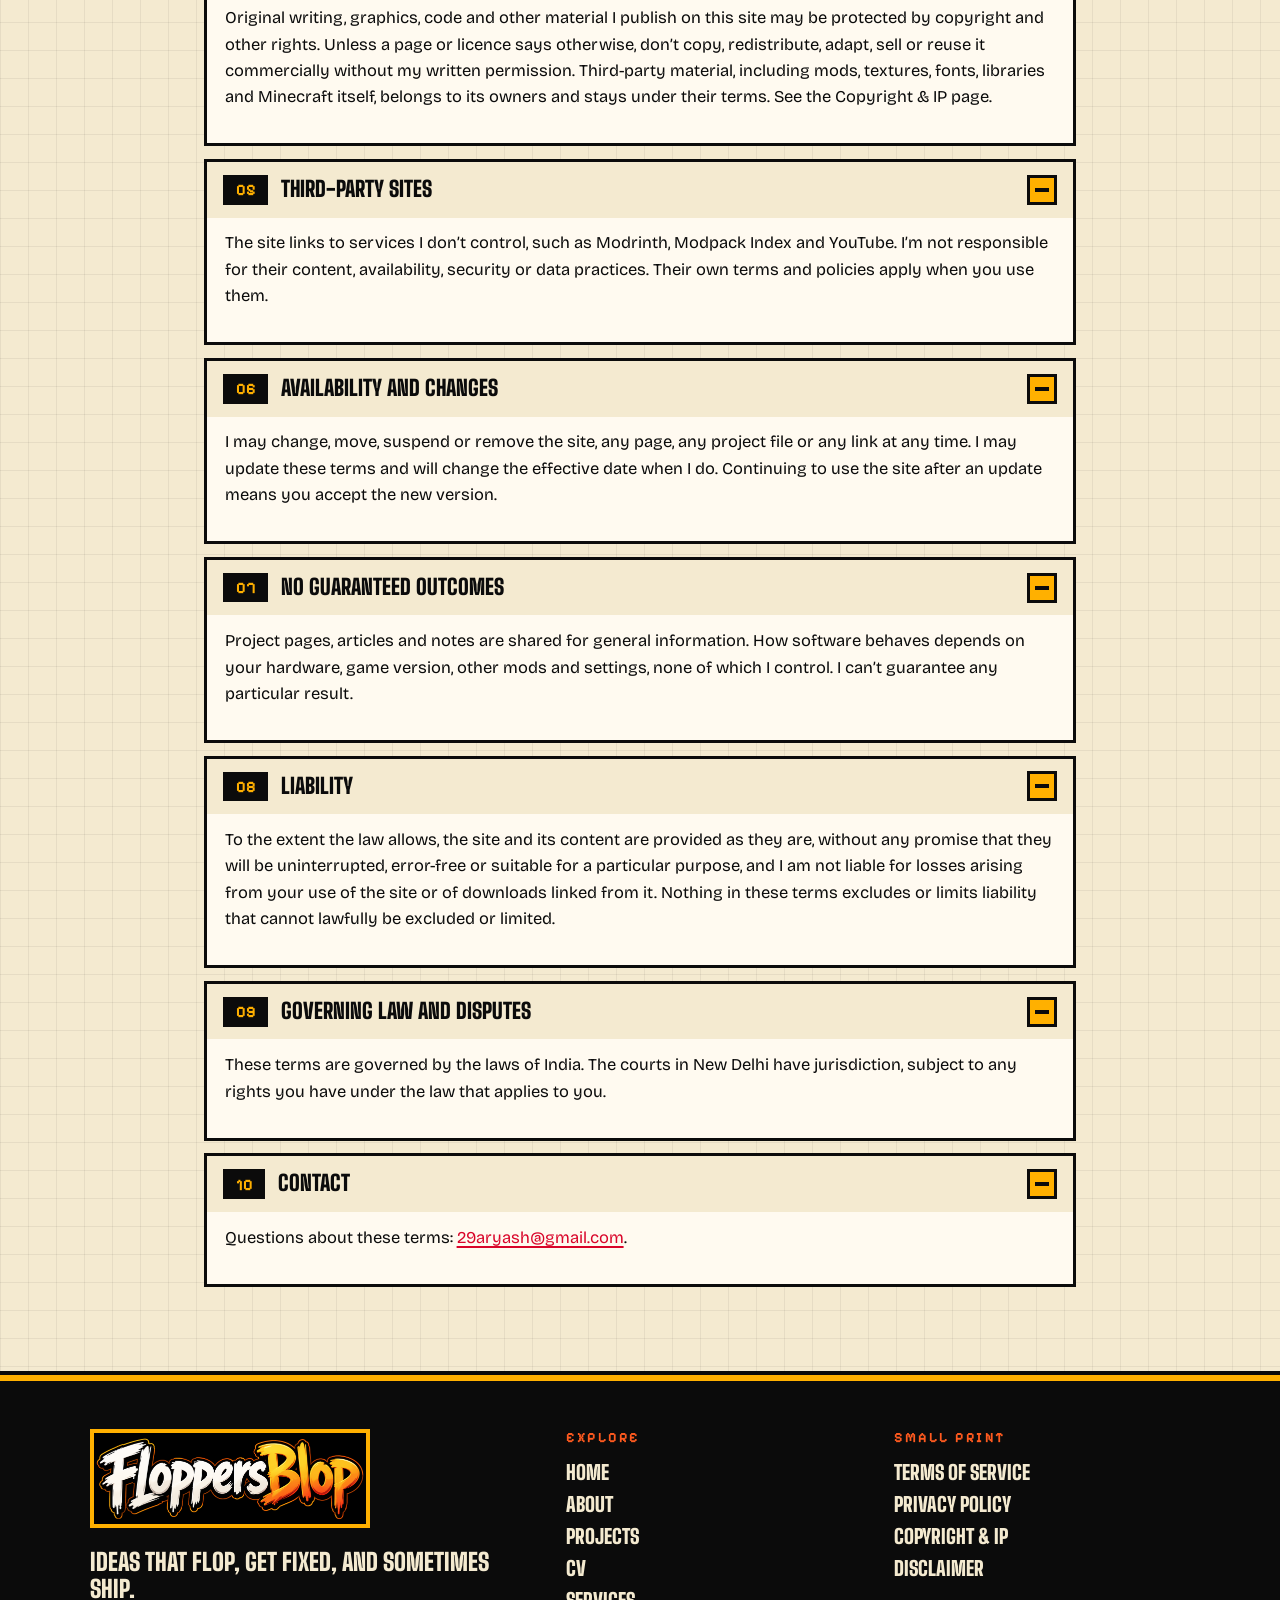
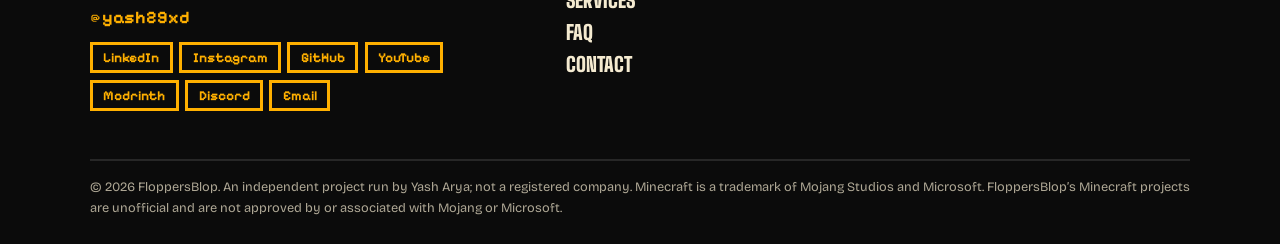
<file: terms.html>
<!doctype html><html lang="en"><head><meta charset="utf-8"><meta name="viewport" content="width=device-width,initial-scale=1">
<title>Terms of Service | FloppersBlop</title><meta name="description" content="FloppersBlop: an independent project by Yash Arya. Minecraft modpacks, texture packs and software experiments."><link rel="icon" href="assets/favicon.png">
<link rel="preconnect" href="https://fonts.googleapis.com"><link rel="preconnect" href="https://fonts.gstatic.com" crossorigin>
<link href="https://fonts.googleapis.com/css2?family=Big+Shoulders+Display:wght@800;900&family=Bricolage+Grotesque:wght@400;600;700&family=Pixelify+Sans:wght@500;700&display=swap" rel="stylesheet">
<script>(function(){var d=document.documentElement;if(matchMedia("(hover:hover) and (pointer:fine)").matches&&!matchMedia("(prefers-reduced-motion:reduce)").matches)d.classList.add("nc","js-rv","pt")})()</script><link rel="stylesheet" href="styles.css"></head><body class="">
<div class="wipe"></div><div class="blob" aria-hidden="true"><svg viewBox="0 0 80 70"><path d="M8 44C6 22 24 6 44 6s32 14 28 36c-2 14-14 22-32 22S10 58 8 44z" fill="#fff4dc" stroke="#0b0b0b" stroke-width="4"/><path d="M20 30h16v7a8 8 0 0 1-16 0z M46 30h16v7a8 8 0 0 1-16 0z" fill="#0b0b0b"/><path d="M18 29h20M44 29h20" stroke="#0b0b0b" stroke-width="4" stroke-linecap="round"/></svg></div>
<header class="bar"><a class="brand" href="index.html"><img src="assets/logo.png" alt="" width="46" height="46"><b>FloppersBlop</b></a>
<button class="burger" aria-label="Menu" aria-expanded="false"><i></i><i></i><i></i></button><nav><a href="index.html">Home</a><a href="about.html">About</a><a href="projects.html">Projects</a><a href="cv.html">CV</a><a href="services.html">Services</a><a href="faq.html">FAQ</a><a href="contact.html">Contact</a></nav></header>
<main><div class="mast m-cherry"><span class="num">07</span><div class="mi"><div class="mt"><p class="kick">PAGE 07 // FLOPPERSBLOP</p><h1>Terms of <span class="o">Service</span></h1></div><div class="vis"><img src="assets/img10.png" alt="" width="300" height="300"><svg class="ring" viewBox="0 0 200 200" aria-hidden="true"><defs><path id="rp" d="M100,100 m-80,0 a80,80 0 1,1 160,0 a80,80 0 1,1 -160,0"/></defs><text><textPath href="#rp" textLength="496" lengthAdjust="spacing">FLOPPERSBLOP &#9733; FLOP &#9733; FIX &#9733; SHIP &#9733; DUMPYARD &#9733;</textPath></text></svg></div></div></div><div class="hz"></div>
<section class="slab s-cream"><div class="wrapx"><div class="blk"><div class="tw"><table class="kv"><tbody><tr><th>Effective date</th><td>31 October 2026</td></tr><tr><th>Website</th><td><a href="https://yash29xd.github.io/floppersblop/" target="_blank" rel="noopener">https://yash29xd.github.io/floppersblop/</a></td></tr><tr><th>Operator</th><td>Yash Arya, an individual, operating FloppersBlop from New Delhi, India. FloppersBlop is a project name, not a registered company or separate legal entity. It is not registered with any authority. It is a personal project hosted on GitHub Pages.</td></tr><tr><th>Contact</th><td><a href="mailto:29aryash@gmail.com">29aryash@gmail.com</a></td></tr></tbody></table></div></div><details class="fold" open id="scope-and-acceptance"><summary><span class="no">01</span>Scope and acceptance<i></i></summary><div class="fold-in"><p>These terms apply to your use of the FloppersBlop website. By using the site you agree to them. If you don’t agree, please stop using it. Nothing here removes any right you have under law that can’t be excluded.</p></div></details><details class="fold" open id="using-the-site"><summary><span class="no">02</span>Using the site<i></i></summary><div class="fold-in"><p>You may browse the site, read the project pages and follow links for lawful purposes. You must not try to gain unauthorised access, interfere with or overload the site, introduce malware, misuse the contact details to send spam or abuse, or use the site to infringe anyone’s rights.</p></div></details><details class="fold" open id="projects-and-downloads"><summary><span class="no">03</span>Projects and downloads<i></i></summary><div class="fold-in"><p>Projects may be experimental, incomplete, archived or tied to particular software versions. Read each project’s requirements, licence and known issues first. A link to a release is not a promise of support, updates or compatibility with your setup.</p></div></details><details class="fold" open id="intellectual-property"><summary><span class="no">04</span>Intellectual property<i></i></summary><div class="fold-in"><p>Original writing, graphics, code and other material I publish on this site may be protected by copyright and other rights. Unless a page or licence says otherwise, don’t copy, redistribute, adapt, sell or reuse it commercially without my written permission. Third-party material, including mods, textures, fonts, libraries and Minecraft itself, belongs to its owners and stays under their terms. See the Copyright &amp; IP page.</p></div></details><details class="fold" open id="third-party-sites"><summary><span class="no">05</span>Third-party sites<i></i></summary><div class="fold-in"><p>The site links to services I don’t control, such as Modrinth, Modpack Index and YouTube. I’m not responsible for their content, availability, security or data practices. Their own terms and policies apply when you use them.</p></div></details><details class="fold" open id="availability-and-changes"><summary><span class="no">06</span>Availability and changes<i></i></summary><div class="fold-in"><p>I may change, move, suspend or remove the site, any page, any project file or any link at any time. I may update these terms and will change the effective date when I do. Continuing to use the site after an update means you accept the new version.</p></div></details><details class="fold" open id="no-guaranteed-outcomes"><summary><span class="no">07</span>No guaranteed outcomes<i></i></summary><div class="fold-in"><p>Project pages, articles and notes are shared for general information. How software behaves depends on your hardware, game version, other mods and settings, none of which I control. I can’t guarantee any particular result.</p></div></details><details class="fold" open id="liability"><summary><span class="no">08</span>Liability<i></i></summary><div class="fold-in"><p>To the extent the law allows, the site and its content are provided as they are, without any promise that they will be uninterrupted, error-free or suitable for a particular purpose, and I am not liable for losses arising from your use of the site or of downloads linked from it. Nothing in these terms excludes or limits liability that cannot lawfully be excluded or limited.</p></div></details><details class="fold" open id="governing-law-and-disputes"><summary><span class="no">09</span>Governing law and disputes<i></i></summary><div class="fold-in"><p>These terms are governed by the laws of India. The courts in New Delhi have jurisdiction, subject to any rights you have under the law that applies to you.</p></div></details><details class="fold" open id="contact"><summary><span class="no">10</span>Contact<i></i></summary><div class="fold-in"><p>Questions about these terms: <a href="mailto:29aryash@gmail.com">29aryash@gmail.com</a>.</p></div></details></div></section></main>
<footer><div class="fg"><div><img class="wm" src="assets/wordmark.png" alt="FloppersBlop" width="600" height="226"><p class="ft">Ideas that flop, get fixed, and sometimes ship.</p><p class="tag">@yash29xd</p><p class="soc"><a href="https://www.linkedin.com/in/yash29xd/" target="_blank" rel="noopener">LinkedIn</a><a href="https://www.instagram.com/floppersblop/" target="_blank" rel="noopener">Instagram</a><a href="https://github.com/Yash29xd" target="_blank" rel="noopener">GitHub</a><a href="https://www.youtube.com/@GrowingChannel" target="_blank" rel="noopener">YouTube</a><a href="https://modrinth.com/user/OptiBoostCraft" target="_blank" rel="noopener">Modrinth</a><a href="https://discord.gg/QXB922G5W5" target="_blank" rel="noopener">Discord</a><a href="mailto:29aryash@gmail.com">Email</a></p></div>
<div class="lk"><h4>Explore</h4><a href="index.html">Home</a><a href="about.html">About</a><a href="projects.html">Projects</a><a href="cv.html">CV</a><a href="services.html">Services</a><a href="faq.html">FAQ</a><a href="contact.html">Contact</a></div><div class="lk"><h4>Small print</h4><a href="terms.html">Terms of Service</a><a href="privacy.html">Privacy Policy</a><a href="copyright.html">Copyright &amp; IP</a><a href="disclaimer.html">Disclaimer</a></div></div>
<p class="fine">&copy; 2026 FloppersBlop. An independent project run by Yash Arya; not a registered company. Minecraft is a trademark of Mojang Studios and Microsoft. FloppersBlop&rsquo;s Minecraft projects are unofficial and are not approved by or associated with Mojang or Microsoft.</p></footer>
<script src="config.js"></script><script src="app.js"></script></body></html>
</file>
<file: styles.css>
:root{--ink:#0b0b0b;--cream:#f4ead0;--paper:#fffaf0;--amber:#ffb000;--orange:#ff5a1f;--cherry:#d90429;--burg:#5a0f1c;--h:'Big Shoulders Display',Impact,'Arial Narrow',sans-serif;--p:'Pixelify Sans',ui-monospace,monospace;--b:'Bricolage Grotesque',system-ui,sans-serif;--bw:4px;--sh:7px}
*{box-sizing:border-box}
html{overflow-x:hidden;scroll-behavior:smooth}
body{margin:0;background:var(--ink);color:var(--ink);font:16.5px/1.6 var(--b);-webkit-text-size-adjust:100%}
img{max-width:100%}
a{color:var(--cherry);text-decoration-thickness:2px;text-underline-offset:3px;word-break:break-word}
:focus-visible{outline:4px solid var(--cherry);outline-offset:3px}
::selection{background:var(--ink);color:var(--amber)}
.nc,.nc *{cursor:none!important}
/* header */
.bar{position:sticky;top:0;z-index:50;display:flex;align-items:center;justify-content:space-between;gap:1rem;padding:.55rem 4vw;background:var(--ink);border-bottom:var(--bw) solid var(--amber)}
.brand{display:flex;align-items:center;gap:.65rem;text-decoration:none;color:var(--cream)}
.brand img{width:46px;height:46px;border-radius:50%;border:3px solid var(--amber)}
.brand b{font:900 1.7rem/1 var(--h);letter-spacing:.04em;text-transform:uppercase}
nav{display:flex;gap:.3rem;flex-wrap:wrap}
nav a{font:700 .95rem var(--p);text-transform:uppercase;letter-spacing:.06em;color:var(--cream);text-decoration:none;padding:.35rem .75rem;border:3px solid transparent}
nav a:hover{border-color:var(--amber)}
nav a.on{background:var(--amber);color:var(--ink);border-color:var(--amber)}
.burger{display:none;width:48px;height:44px;background:var(--ink);border:3px solid var(--amber);padding:0;position:relative}
.burger i{position:absolute;left:10px;right:10px;height:4px;background:var(--amber)}.burger i:nth-child(1){top:11px}.burger i:nth-child(2){top:20px}.burger i:nth-child(3){top:29px}
/* masthead */
.mast{position:relative;overflow:hidden;border-bottom:var(--bw) solid var(--ink);padding:clamp(1.6rem,5vw,4rem) 5vw clamp(2rem,5vw,4rem);background:var(--mb);color:var(--mf)}
.m-amber{--mb:var(--amber);--mf:var(--ink);--ms:var(--cream)}.m-cherry{--mb:var(--cherry);--mf:var(--cream);--ms:var(--ink)}.m-orange{--mb:var(--orange);--mf:var(--ink);--ms:var(--cream)}.m-burg{--mb:var(--burg);--mf:var(--cream);--ms:var(--amber)}.m-cream{--mb:var(--cream);--mf:var(--ink);--ms:var(--amber)}
.mast:before{content:"";position:absolute;inset:0;background:linear-gradient(rgba(0,0,0,.09) 2px,transparent 2px) 0 0/36px 36px,linear-gradient(90deg,rgba(0,0,0,.09) 2px,transparent 2px) 0 0/36px 36px;pointer-events:none}
.num{position:absolute;right:3vw;bottom:-.12em;font:900 clamp(9rem,26vw,22rem)/.8 var(--h);color:transparent;-webkit-text-stroke:4px color-mix(in srgb,var(--mf) 28%,transparent);pointer-events:none}
.mi{position:relative;display:grid;grid-template-columns:1.5fr .8fr;gap:2rem;align-items:center;max-width:1200px;margin:0 auto}
.kick{display:inline-block;font:700 .9rem var(--p);letter-spacing:.16em;background:var(--ink);color:var(--amber);padding:.3rem .7rem;margin:0 0 1rem;transform:rotate(-2deg)}
h1{font:900 clamp(3.4rem,11vw,9rem)/.88 var(--h);margin:0;text-transform:uppercase;overflow-wrap:anywhere;text-shadow:5px 5px 0 var(--ms)}
h1 .o{color:transparent;-webkit-text-stroke:3px var(--mf);text-shadow:5px 5px 0 var(--ms)}
.lede{display:block;width:fit-content;max-width:24ch;font:900 clamp(1.4rem,3vw,2.2rem)/1.05 var(--h);text-transform:uppercase;background:var(--paper);color:var(--ink);padding:.4rem .9rem;border:var(--bw) solid var(--ink);box-shadow:var(--sh) var(--sh) 0 var(--ink);margin:1.5rem 0 0;transform:rotate(-1deg)}
.lede2{display:block;width:fit-content;max-width:36ch;font:600 1.05rem/1.4 var(--b);background:var(--ink);color:var(--cream);padding:.7rem 1rem;margin:1.1rem 0 0;box-shadow:var(--sh) var(--sh) 0 var(--ms)}
.vis{position:relative;justify-self:center;width:min(30vw,340px)}
.vis img{display:block;width:100%;height:auto;aspect-ratio:1/1;object-fit:cover;border-radius:50%;border:var(--bw) solid var(--ink);box-shadow:var(--sh) var(--sh) 0 var(--ink);background:#000}
.ring{position:absolute;inset:-19%;width:138%;height:138%;pointer-events:none}.ring text{font:700 16px var(--p);fill:var(--mf);letter-spacing:3px}
@media(hover:hover) and (pointer:fine){.ring{animation:spin 40s linear infinite}}
@keyframes spin{to{transform:rotate(360deg)}}
.hz{height:18px;border-bottom:var(--bw) solid var(--ink);background:repeating-linear-gradient(-45deg,var(--ink) 0 14px,var(--amber) 14px 28px)}
.stats{position:relative;display:grid;grid-template-columns:repeat(auto-fit,minmax(170px,1fr));gap:1rem;max-width:1200px;margin:2.4rem auto 0}
.stat{display:block;background:var(--paper);color:var(--ink);border:var(--bw) solid var(--ink);box-shadow:6px 6px 0 var(--ink);padding:.8rem 1rem;text-decoration:none}
.stat:nth-child(2n){background:var(--ink);color:var(--cream)}.stat:nth-child(3n){background:var(--cherry);color:var(--cream)}.stat:nth-child(4n){background:var(--amber);color:var(--ink)}
.stat b{display:block;font:900 clamp(2.4rem,4vw,3.6rem)/1 var(--h);white-space:nowrap}.stat span{display:block;font:600 .92rem/1.25 var(--b)}.stat small{display:block;font:500 .78rem var(--p);opacity:.85;margin-top:.2rem}
a.stat:hover{transform:translate(3px,3px);box-shadow:3px 3px 0 var(--ink)}
/* slabs */
.slab{position:relative;background:var(--sb);color:var(--sf);border-bottom:var(--bw) solid var(--ink);padding:clamp(2rem,6vw,4.5rem) 0;scroll-margin-top:70px}
.s-amber{--sb:var(--amber);--sf:var(--ink);--box:var(--cream);--shc:var(--ink)}.s-cream{--sb:var(--cream);--sf:var(--ink);--box:var(--paper);--shc:var(--cherry)}
.s-cherry{--sb:var(--cherry);--sf:var(--cream);--box:var(--cream);--shc:var(--ink)}.s-orange{--sb:var(--orange);--sf:var(--ink);--box:var(--cream);--shc:var(--ink)}
.s-ink{--sb:var(--ink);--sf:var(--cream);--box:var(--amber);--shc:var(--cherry)}.s-burg{--sb:var(--burg);--sf:var(--cream);--box:var(--cream);--shc:var(--amber)}
.s-cream{background-image:linear-gradient(rgba(0,0,0,.06) 1px,transparent 1px),linear-gradient(90deg,rgba(0,0,0,.06) 1px,transparent 1px);background-size:28px 28px}
.sgrid{display:grid;grid-template-columns:minmax(210px,290px) 1fr;gap:2.2rem;max-width:1180px;margin:0 auto;padding:0 5vw;align-items:start}
.slab.rev .sgrid{grid-template-columns:1fr minmax(210px,290px)}.slab.rev .sh{order:2}
.sh{position:sticky;top:88px;display:flex;flex-direction:column;gap:.7rem;align-items:flex-start}
.no{display:inline-block;font:700 1rem var(--p);background:var(--ink);color:var(--amber);padding:.15rem .6rem;border:3px solid var(--ink)}
.sh h2{font:900 clamp(2rem,3.8vw,3.2rem)/.92 var(--h);text-transform:uppercase;margin:0;overflow-wrap:anywhere}
.ico{width:96px;height:96px;object-fit:cover;background:#000;border:var(--bw) solid var(--ink);box-shadow:5px 5px 0 var(--ink);transform:rotate(-4deg);margin-top:.4rem}
.blk{background:var(--box);color:var(--ink);border:var(--bw) solid var(--ink);box-shadow:var(--sh) var(--sh) 0 var(--shc);padding:clamp(1.1rem,3vw,2rem);min-width:0}
.blk>*:first-child{margin-top:0}.blk p{margin:.6rem 0}.blk p:first-of-type:not(:only-child){font-size:1.12rem;line-height:1.55}
.blk strong{font-weight:700;background:linear-gradient(transparent 62%,var(--amber) 62%)}
.blk ul{padding-left:1.2rem}.blk li{margin:.5rem 0}.blk li::marker{color:var(--cherry);content:"\25A0  "}
h3{font:700 1.05rem var(--p);color:var(--cherry);text-transform:uppercase;letter-spacing:.05em;margin:1.4rem 0 .3rem}
mark.ph{background:#ffd34d;color:#3a1200;outline:2px dashed var(--cherry);padding:0 .3em;font:500 .85em var(--p)}
.tw{overflow-x:auto;margin:1rem 0;border:3px solid var(--ink)}
table{border-collapse:collapse;width:100%;font-size:.95rem;line-height:1.4}
th{background:var(--ink);color:var(--cream);font:700 .85rem var(--p);text-transform:uppercase;letter-spacing:.06em;text-align:left;padding:.55rem .75rem}
td,.kv th{padding:.55rem .75rem;border-top:2px solid var(--ink);vertical-align:top}
.kv th{background:var(--amber);color:var(--ink);width:30%}
.ban{margin:1rem 0;padding:1rem 1.2rem;background:repeating-linear-gradient(-45deg,var(--ink) 0 14px,#26201a 14px 28px);color:var(--amber);font:700 1.05rem var(--p);letter-spacing:.06em;border-left:10px solid var(--cherry)}
.qa{border:3px solid var(--ink);background:var(--paper);margin:.7rem 0}.qa summary{list-style:none;display:flex;justify-content:space-between;align-items:center;gap:1rem;font:900 1.35rem/1.1 var(--h);text-transform:uppercase;padding:.8rem 1rem}
.qa summary::-webkit-details-marker{display:none}.qa i{flex:none;width:32px;height:32px;border:3px solid var(--ink);background:var(--amber);position:relative}
.qa i:before,.qa i:after{content:"";position:absolute;left:5px;right:5px;top:11px;height:4px;background:var(--ink)}.qa i:after{transform:rotate(90deg)}.qa[open] i{background:var(--cherry)}.qa[open] i:after{display:none}
.qa p{margin:0;padding:0 1rem 1rem}
.chips ul{display:flex;flex-wrap:wrap;gap:.45rem;padding:0;margin:.6rem 0}.chips li{list-style:none;margin:0;font:700 .85rem var(--p);padding:.25rem .65rem;border:3px solid var(--ink)}.chips li::marker{content:""}
.c0{background:var(--amber)}.c1{background:var(--cherry);color:var(--cream)}.c2{background:var(--ink);color:var(--cream)}.c3{background:var(--orange)}.c4{background:var(--cream)}
.timeline{list-style:none;padding:0;margin:1rem 0;display:grid;gap:.8rem}
.timeline li{display:grid;grid-template-columns:150px 1fr;gap:1rem;margin:0;padding:.8rem 1rem;border:3px solid var(--ink);background:var(--paper);border-left:12px solid var(--cherry)}
.timeline li:nth-child(3n+2){border-left-color:var(--amber)}.timeline li:nth-child(3n){border-left-color:var(--ink)}.timeline li::marker{content:""}
.when{font:700 .85rem/1.25 var(--p);color:var(--cherry);text-transform:uppercase}
.timeline h4{font:900 1.45rem/1 var(--h);text-transform:uppercase;margin:0 0 .3rem}.timeline p{margin:0!important;font:400 .95rem/1.45 var(--b)!important}
.scores{display:grid;grid-template-columns:repeat(auto-fit,minmax(170px,1fr));gap:1rem;margin:1rem 0}
.score{border:var(--bw) solid var(--ink);box-shadow:6px 6px 0 var(--ink);padding:.8rem 1rem;background:var(--amber)}.score:nth-child(2){background:var(--cherry);color:var(--cream)}.score:nth-child(3){background:var(--cream)}.score:nth-child(4){background:var(--ink);color:var(--cream)}
.score b{display:block;font:900 clamp(2.6rem,5vw,3.6rem)/1 var(--h);white-space:nowrap}.score span{font:600 .92rem/1.25 var(--b)}
/* fold (legal) */
.fold{border:3px solid var(--ink);background:var(--paper);margin:.8rem 0}.fold>summary{list-style:none;display:flex;align-items:center;gap:.8rem;padding:.8rem 1rem;font:900 1.35rem/1.1 var(--h);text-transform:uppercase;background:var(--cream)}
.fold>summary::-webkit-details-marker{display:none}.fold>summary i{margin-left:auto;flex:none;width:30px;height:30px;border:3px solid var(--ink);background:var(--amber);position:relative}
.fold>summary i:before,.fold>summary i:after{content:"";position:absolute;left:5px;right:5px;top:10px;height:4px;background:var(--ink)}.fold>summary i:after{transform:rotate(90deg)}.fold[open]>summary i:after{display:none}
.fold-in{padding:.4rem 1.1rem 1rem}.fold-in p:first-child{margin-top:.4rem}
.wrapx{max-width:1000px;margin:0 auto;padding:0 5vw}
/* tiles + explore */
.tiles{display:grid;grid-template-columns:repeat(3,1fr);gap:1.4rem;max-width:1180px;margin:0 auto;padding:0 5vw}
.tile{display:flex;flex-direction:column;gap:.5rem;padding:1.1rem;border:var(--bw) solid var(--ink);box-shadow:var(--sh) var(--sh) 0 var(--amber);text-decoration:none;color:var(--ink)}
.t-amber{background:var(--amber)}.t-cherry{background:var(--cherry);color:var(--cream)}.t-cream{background:var(--cream)}
.tile:hover{transform:translate(4px,4px);box-shadow:3px 3px 0 var(--amber)}
.tile img{display:block;width:100%;height:150px;object-fit:contain;background:#000;border:3px solid var(--ink)}
.tile em{font:700 .82rem var(--p);font-style:normal;text-transform:uppercase;letter-spacing:.12em;background:var(--ink);color:var(--amber);padding:.15rem .5rem;width:fit-content}
.tile h3{font:900 clamp(1.6rem,2.3vw,2.2rem)/.95 var(--h);word-break:keep-all;color:inherit;text-transform:uppercase;margin:.2rem 0;letter-spacing:0}
.tile p{margin:0;font-weight:600}.go{margin-top:auto;font:700 .92rem var(--p);text-transform:uppercase}
.ex-h{max-width:1100px;margin:0 auto 1.4rem;padding:0 5vw;font:900 clamp(2.2rem,5vw,3.6rem)/.95 var(--h);text-transform:uppercase}
.explore{display:grid;grid-template-columns:repeat(3,1fr);gap:1.2rem;max-width:1100px;margin:0 auto;padding:0 5vw}
.ex{display:block;border:var(--bw) solid var(--ink);box-shadow:6px 6px 0 var(--cherry);background:#000;line-height:0}.ex img{display:block;width:100%;height:auto}
.ex:hover{transform:translate(4px,4px);box-shadow:2px 2px 0 var(--cherry)}
.printbtn{display:block;margin-top:1.3rem;font:700 1rem var(--p);text-transform:uppercase;letter-spacing:.06em;padding:.7rem 1.2rem;background:var(--ink);color:var(--amber);border:3px solid var(--ink);box-shadow:5px 5px 0 var(--cream);cursor:pointer}
/* footer */
footer{background:var(--ink);color:var(--cream);border-top:6px solid var(--amber);padding:3rem 5vw 1.6rem}
.fg{display:grid;grid-template-columns:1.5fr 1fr 1fr;gap:2rem;max-width:1100px;margin:0 auto}
footer .wm{width:min(100%,280px);height:auto;border:4px solid var(--amber)}
.ft{font:900 1.5rem/1.1 var(--h);text-transform:uppercase;margin:.8rem 0 .3rem}.tag{font:700 1.1rem var(--p);color:var(--amber);margin:0}
footer h4{font:700 .88rem var(--p);letter-spacing:.18em;color:var(--orange);text-transform:uppercase;margin:0 0 .6rem}
footer .lk a{display:block;color:var(--cream);text-decoration:none;font:900 1.25rem/1.6 var(--h);text-transform:uppercase}footer .lk a:hover{color:var(--amber)}
.soc{display:flex;flex-wrap:wrap;gap:.4rem;margin-top:.9rem}.soc a{font:700 .85rem var(--p);padding:.25rem .65rem;border:3px solid var(--amber);color:var(--amber);text-decoration:none}.soc a:hover{background:var(--amber);color:var(--ink)}
.fine{max-width:1100px;margin:2rem auto 0;font-size:.8rem;opacity:.7;border-top:2px solid #333;padding-top:1rem}
/* desktop-only effects */
.blob{position:fixed;left:0;top:0;width:52px;height:46px;z-index:210;pointer-events:none;opacity:0;will-change:transform}.blob.on{opacity:1}.blob svg{width:100%;height:100%}.blob.big{width:80px;height:70px}
.wipe{position:fixed;inset:0;background:var(--amber);border-right:8px solid var(--ink);transform:translateX(-102%);z-index:200;pointer-events:none}
.pt .wipe{transform:translateX(0);animation:wl .4s .05s ease-in forwards}@keyframes wl{to{transform:translateX(102%)}}
.wipe.out{animation:none;transform:translateX(0);transition:transform .25s ease-in}
.js-rv .rv{opacity:0;transform:translateY(18px);transition:opacity .35s,transform .35s}.js-rv .rv.v{opacity:1;transform:none}
/* tablet + phone */
@media(max-width:900px){
.burger{display:block}nav{position:absolute;left:0;right:0;top:100%;flex-direction:column;background:var(--ink);padding:.6rem 4vw 1rem;border-bottom:var(--bw) solid var(--amber);display:none}nav.open{display:flex}nav a{font-size:1.1rem;padding:.7rem .8rem;border-color:#2a2a2a}
.mi{grid-template-columns:1fr}.vis{width:min(52vw,230px);justify-self:center;margin:2.2rem auto .5rem}.num{display:none}
.sgrid,.slab.rev .sgrid{grid-template-columns:1fr;gap:1.1rem}.slab.rev .sh{order:0}
.sh{position:static;flex-direction:row;align-items:center;gap:.7rem;flex-wrap:wrap}.sh h2{flex:1 1 60%}.ico{order:3;width:64px;height:64px;margin:0;box-shadow:4px 4px 0 var(--ink)}
.tiles{display:flex;overflow-x:auto;scroll-snap-type:x mandatory;gap:1rem;padding-bottom:1rem}.tile{flex:0 0 78%;scroll-snap-align:start}
.explore{grid-template-columns:repeat(2,1fr);gap:.9rem}.ex:last-child{grid-column:1/-1}
.fg{grid-template-columns:1fr 1fr;gap:1.5rem}.fg>div:first-child{grid-column:1/-1}
.timeline li{grid-template-columns:1fr;gap:.3rem}
}
@media(max-width:600px){
body{font-size:16px}:root{--bw:3px;--sh:5px}
.brand b{font-size:1.35rem}.brand img{width:40px;height:40px}
h1{font-size:clamp(2.8rem,15vw,4.2rem);text-shadow:3px 3px 0 var(--ms)}h1 .o{-webkit-text-stroke:2px var(--mf)}
.lede{font-size:1.35rem;max-width:none}.lede2{font-size:1rem}
.stats{grid-template-columns:1fr 1fr;gap:.7rem}.stat{padding:.65rem .75rem;box-shadow:4px 4px 0 var(--ink)}.stat:last-child:nth-child(odd){grid-column:1/-1}.stat b{font-size:2.2rem}.stat span{font-size:.82rem}
.scores{grid-template-columns:1fr 1fr}
.blk{box-shadow:5px 5px 0 var(--shc)}
th,td{padding:.45rem .5rem}table{font-size:.88rem}.kv th{width:34%}
.fg{grid-template-columns:1fr}
}
/* print: clean black on white (used by the CV page) */
@media print{
@page{size:A4;margin:12mm}
*{-webkit-print-color-adjust:exact;print-color-adjust:exact}
html,body{background:#fff!important;color:#000!important;font-size:10pt;line-height:1.45}
.bar,.wipe,.blob,.burger,.printbtn,.stats,.tiles,.explore,.ex-h,.vis,.num,.kick,.ico,.hz,.no,footer .fg,.fine{display:none!important}
.mast{background:none!important;color:#000!important;padding:0 0 4mm!important;border:0!important;border-bottom:2pt solid #000!important;margin:0 0 3mm}.mast:before{display:none}
.mi{display:block!important}
h1,h1 .o{font:900 30pt/1 var(--h)!important;color:#000!important;-webkit-text-stroke:0!important;text-shadow:none!important}
.lede,.lede2{display:block!important;background:none!important;border:0!important;box-shadow:none!important;transform:none!important;padding:0!important;margin:1mm 0 0!important;font:700 12pt var(--b)!important;max-width:none!important;color:#000!important;text-transform:none}
.slab{background:none!important;color:#000!important;border:0!important;padding:0!important;margin:0!important}
.sgrid{display:block!important;padding:0!important;max-width:none!important}
.sh{position:static!important;display:block!important;margin:4mm 0 2mm;border-bottom:1pt solid #000;break-after:avoid}
.sh h2{font:900 13pt/1.1 var(--h)!important;letter-spacing:.07em;color:#000!important;padding-bottom:1mm}
.blk{background:none!important;border:0!important;box-shadow:none!important;padding:0!important;color:#000!important}
h3{color:#000!important;font:700 9pt var(--b)!important;margin:2mm 0 1mm;text-transform:uppercase;break-after:avoid}
.blk p,.blk p:first-of-type:not(:only-child){font:400 10pt/1.45 var(--b)!important;margin:1mm 0}
.blk strong{background:none!important}a{color:#000!important;text-decoration:underline}
mark.ph{background:none!important;color:#000!important;outline:1pt dashed #000;font:inherit!important}
.tw{border:1pt solid #000!important;margin:1mm 0 2mm;break-inside:avoid}th{background:#000!important;color:#fff!important}.kv th{background:#eee!important;color:#000!important}td,.kv th{border-top:.5pt solid #999!important}
.scores{display:grid!important;grid-template-columns:repeat(4,1fr)!important;gap:3mm;break-inside:avoid}.score,.score:nth-child(n){background:none!important;border:1pt solid #000!important;box-shadow:none!important;color:#000!important;padding:2mm 3mm}.score b{font-size:20pt!important}.score span{font-size:9pt}
.timeline{gap:0!important;margin:0}.timeline li,.timeline li:nth-child(n){display:grid!important;grid-template-columns:32mm 1fr!important;gap:3mm;background:none!important;border:0!important;border-bottom:.5pt solid #bbb!important;padding:1.5mm 0!important;break-inside:avoid;color:#000!important}
.when{color:#000!important;font:700 8pt/1.3 var(--b)!important;text-transform:none}.timeline h4{font:800 10.5pt/1.2 var(--b)!important;text-transform:none;margin:0}.timeline p{font:400 9.5pt/1.4 var(--b)!important}
.chips{break-inside:avoid}.chips ul{gap:1.5mm!important;margin:1mm 0!important}.chips li,.chips li:nth-child(n){background:none!important;color:#000!important;border:.75pt solid #000!important;font:500 8.5pt var(--b)!important;padding:.4mm 2.5mm!important}
.blk li::marker{color:#000!important}.rv{opacity:1!important;transform:none!important}
.fold,.fold>summary{background:none!important;border:0!important}.cv-page footer{display:none}
footer{background:none!important;border:0!important;padding:2mm 0 0!important}
}
</file>
